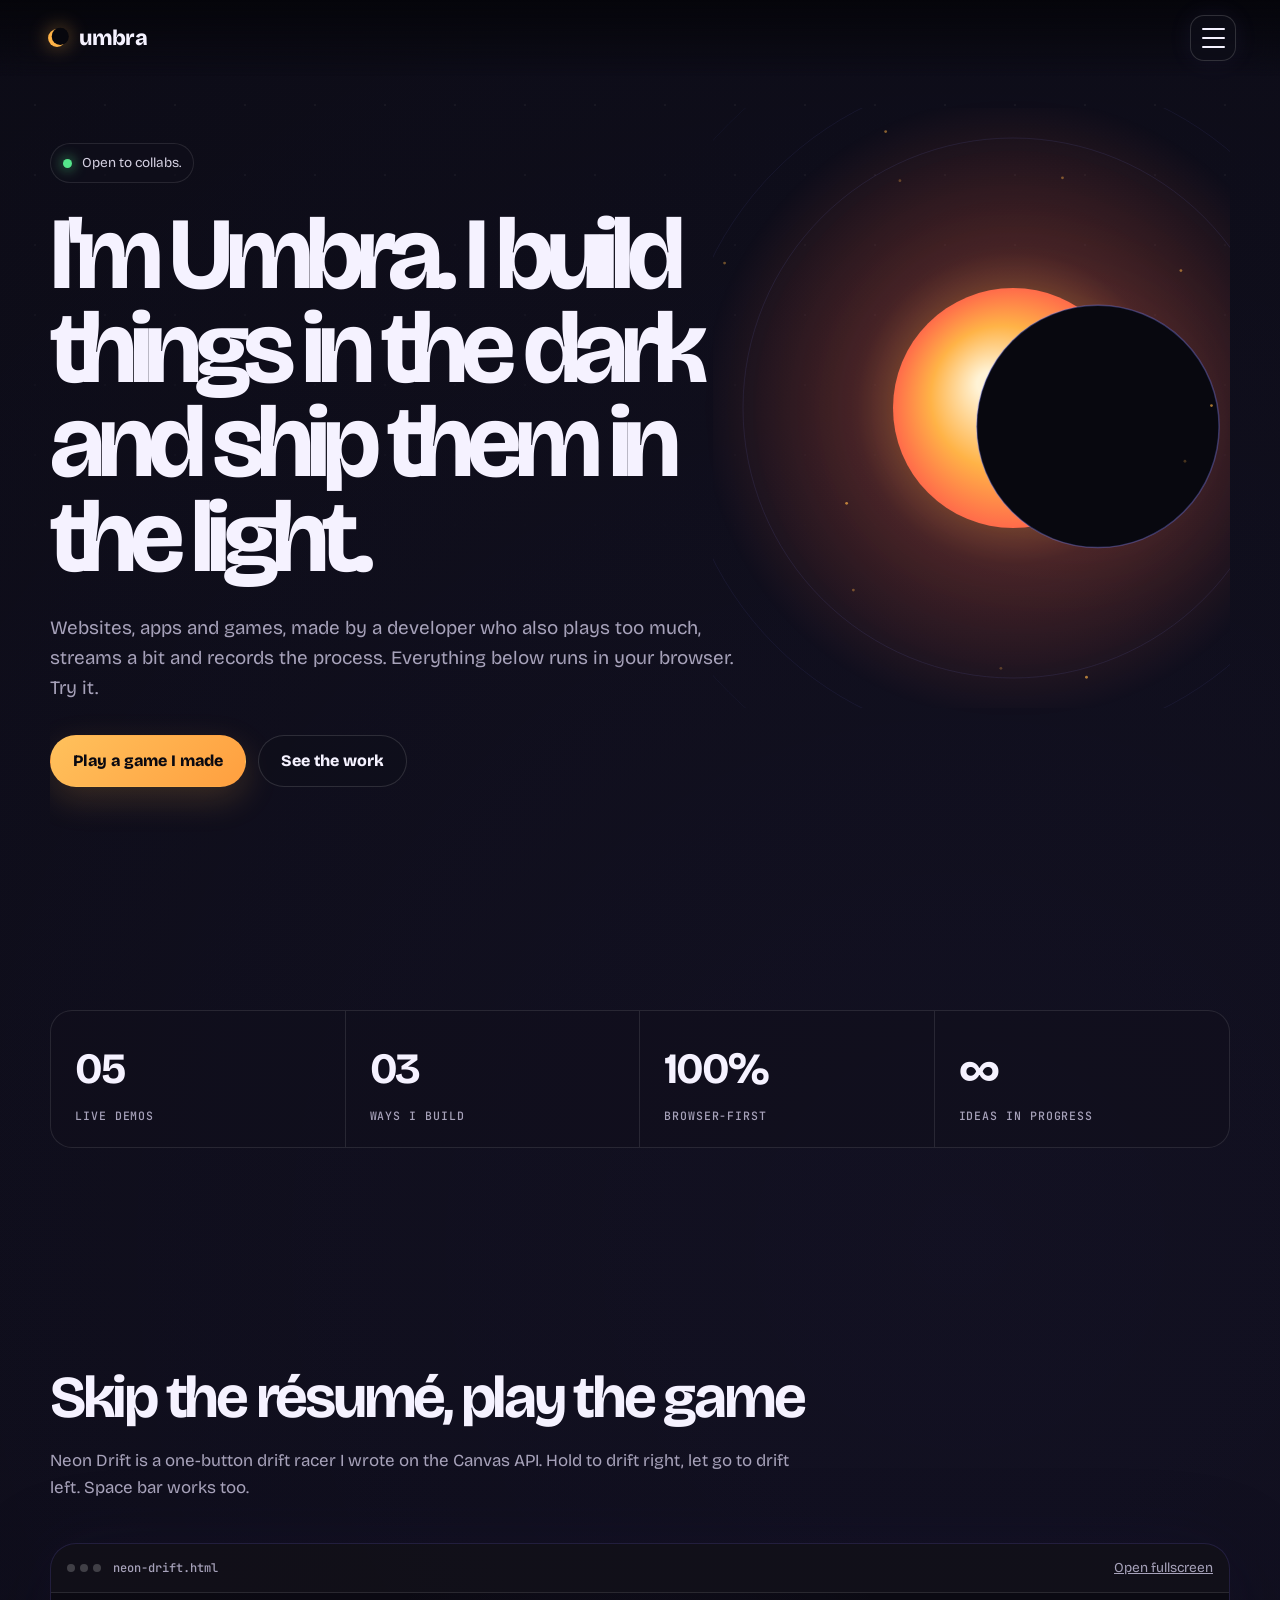
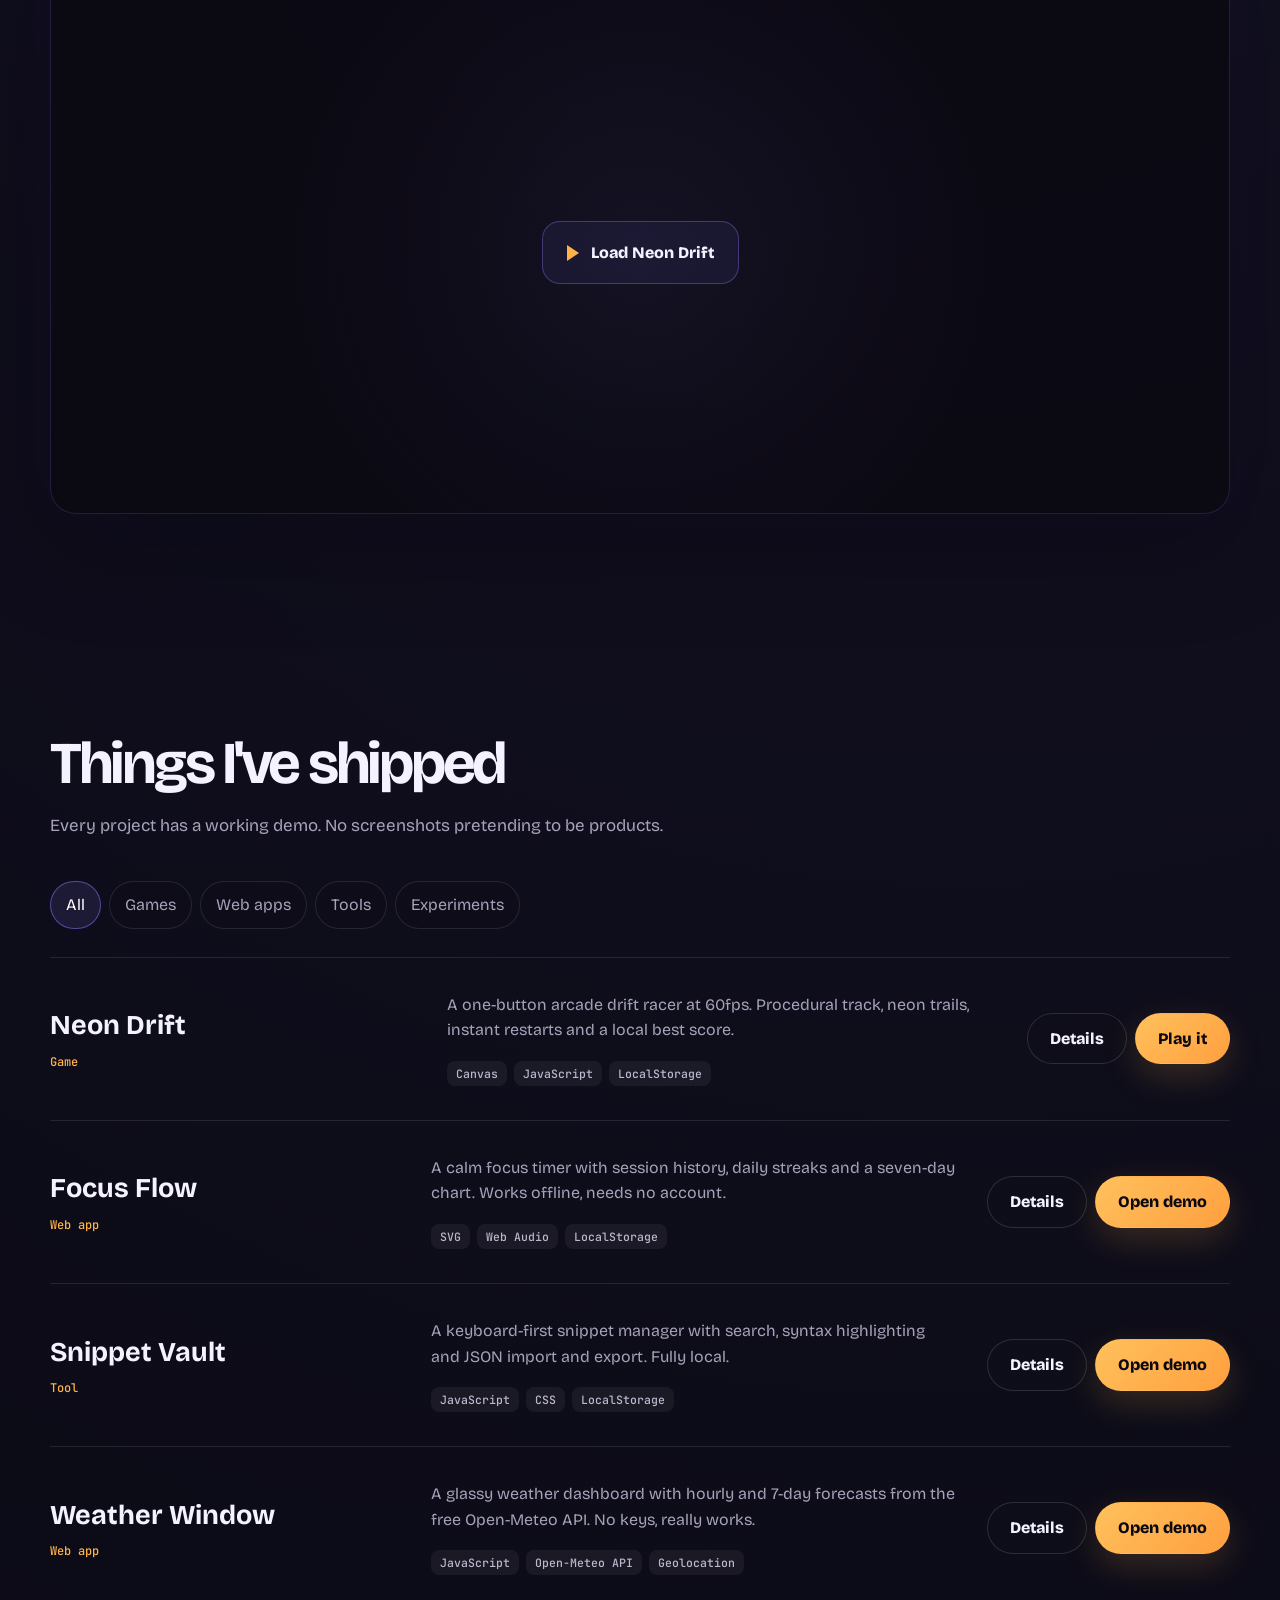
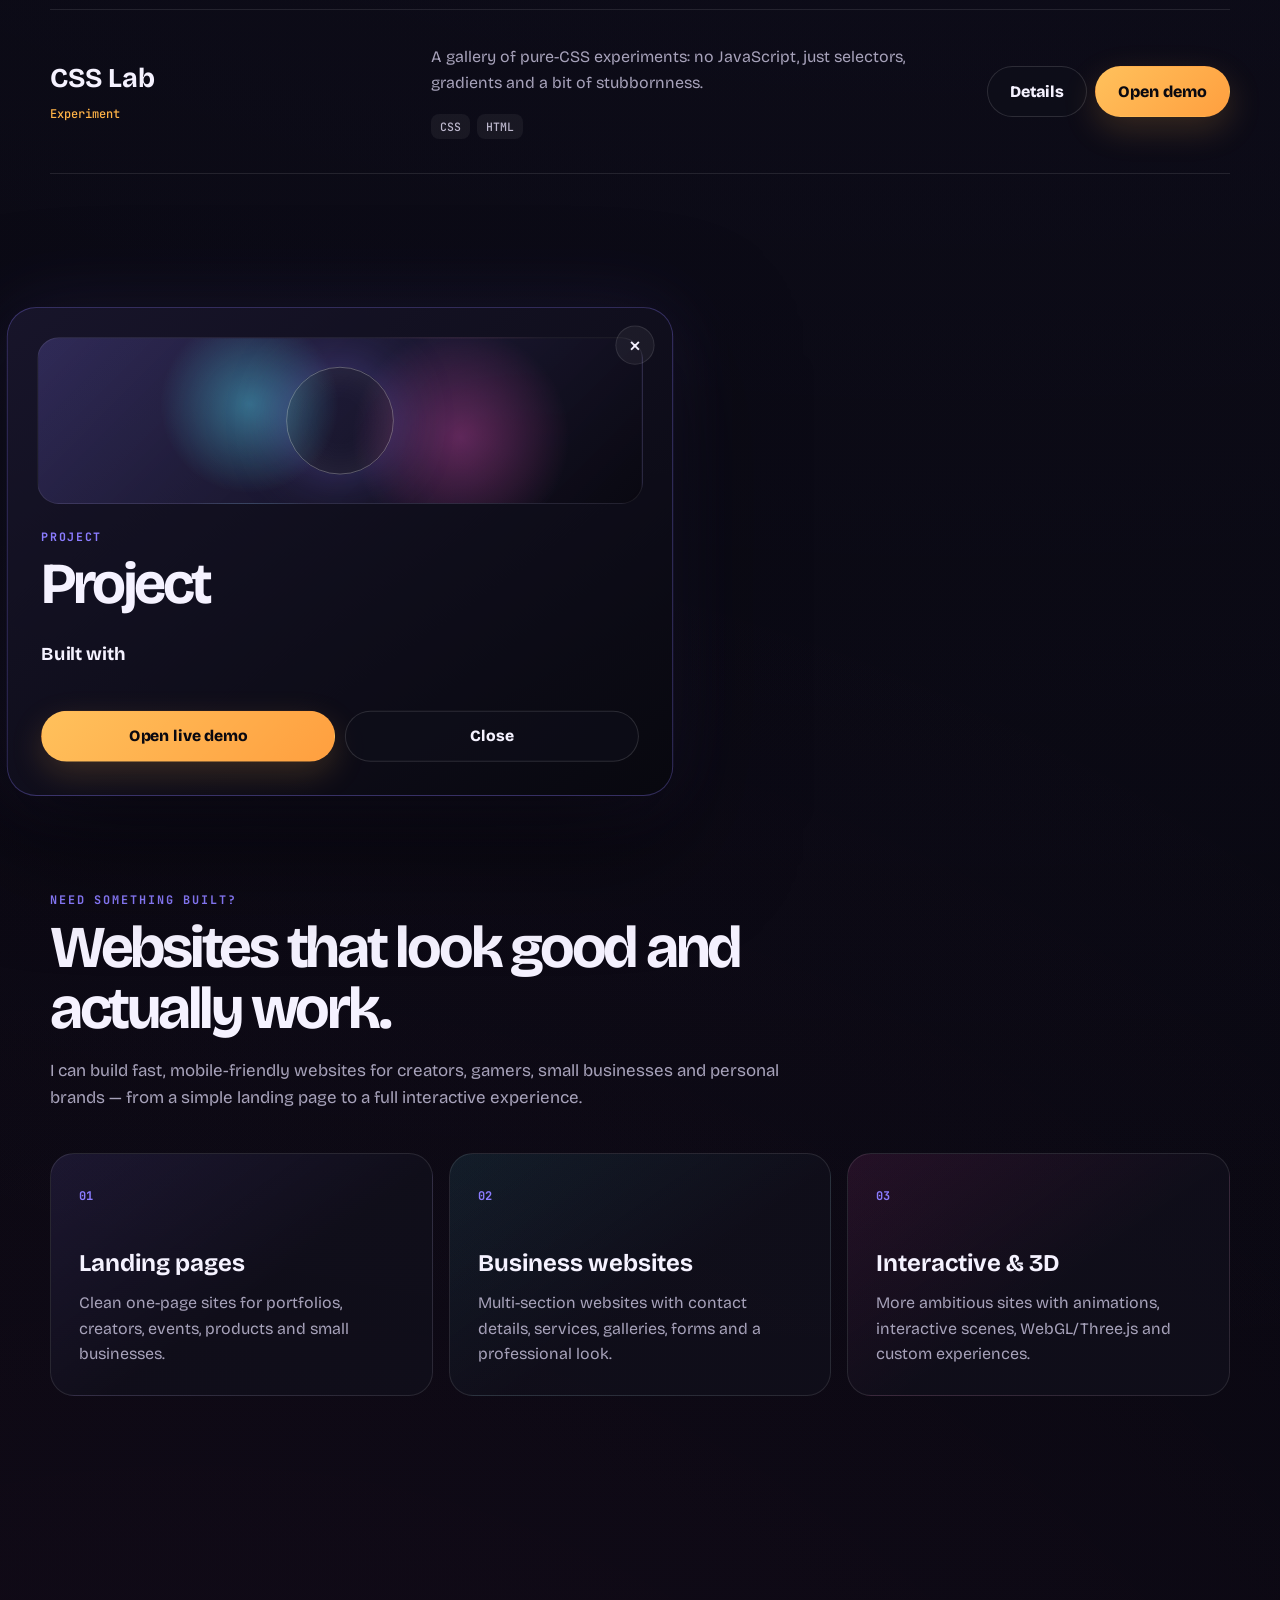
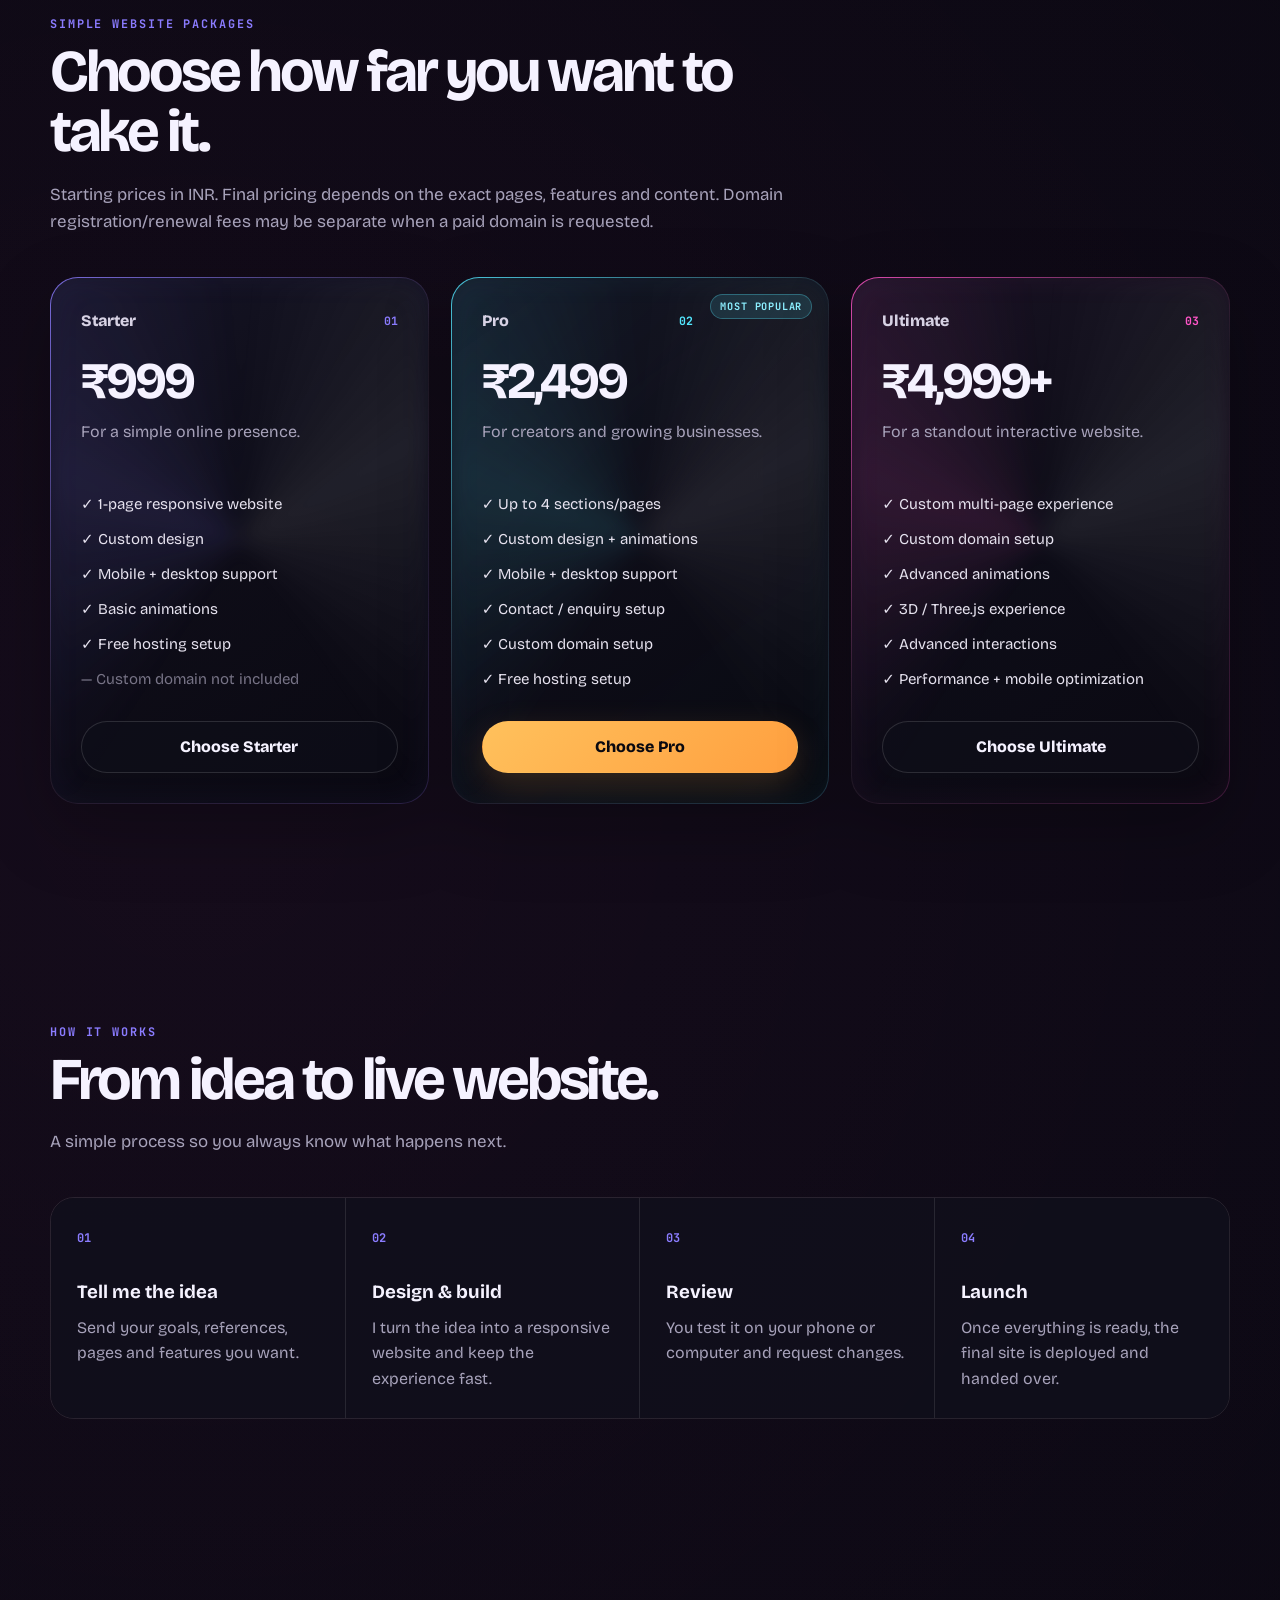
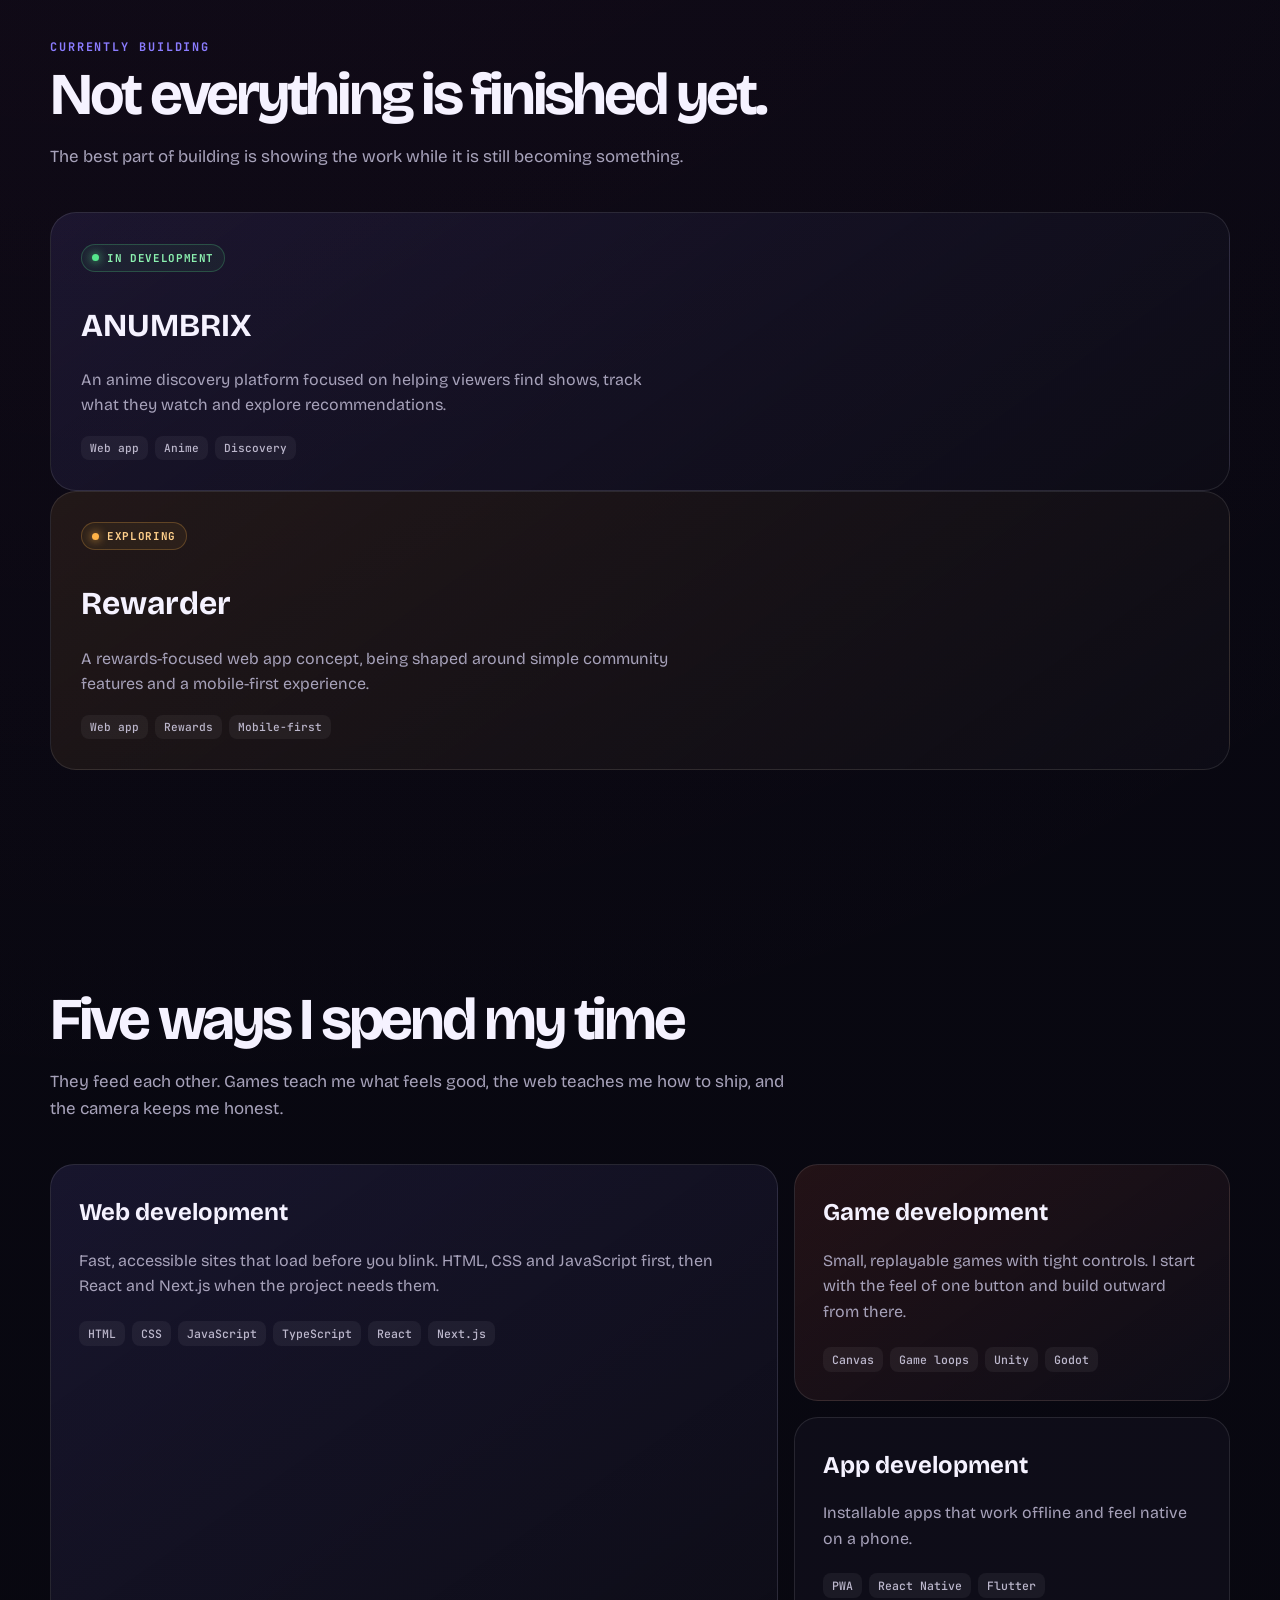
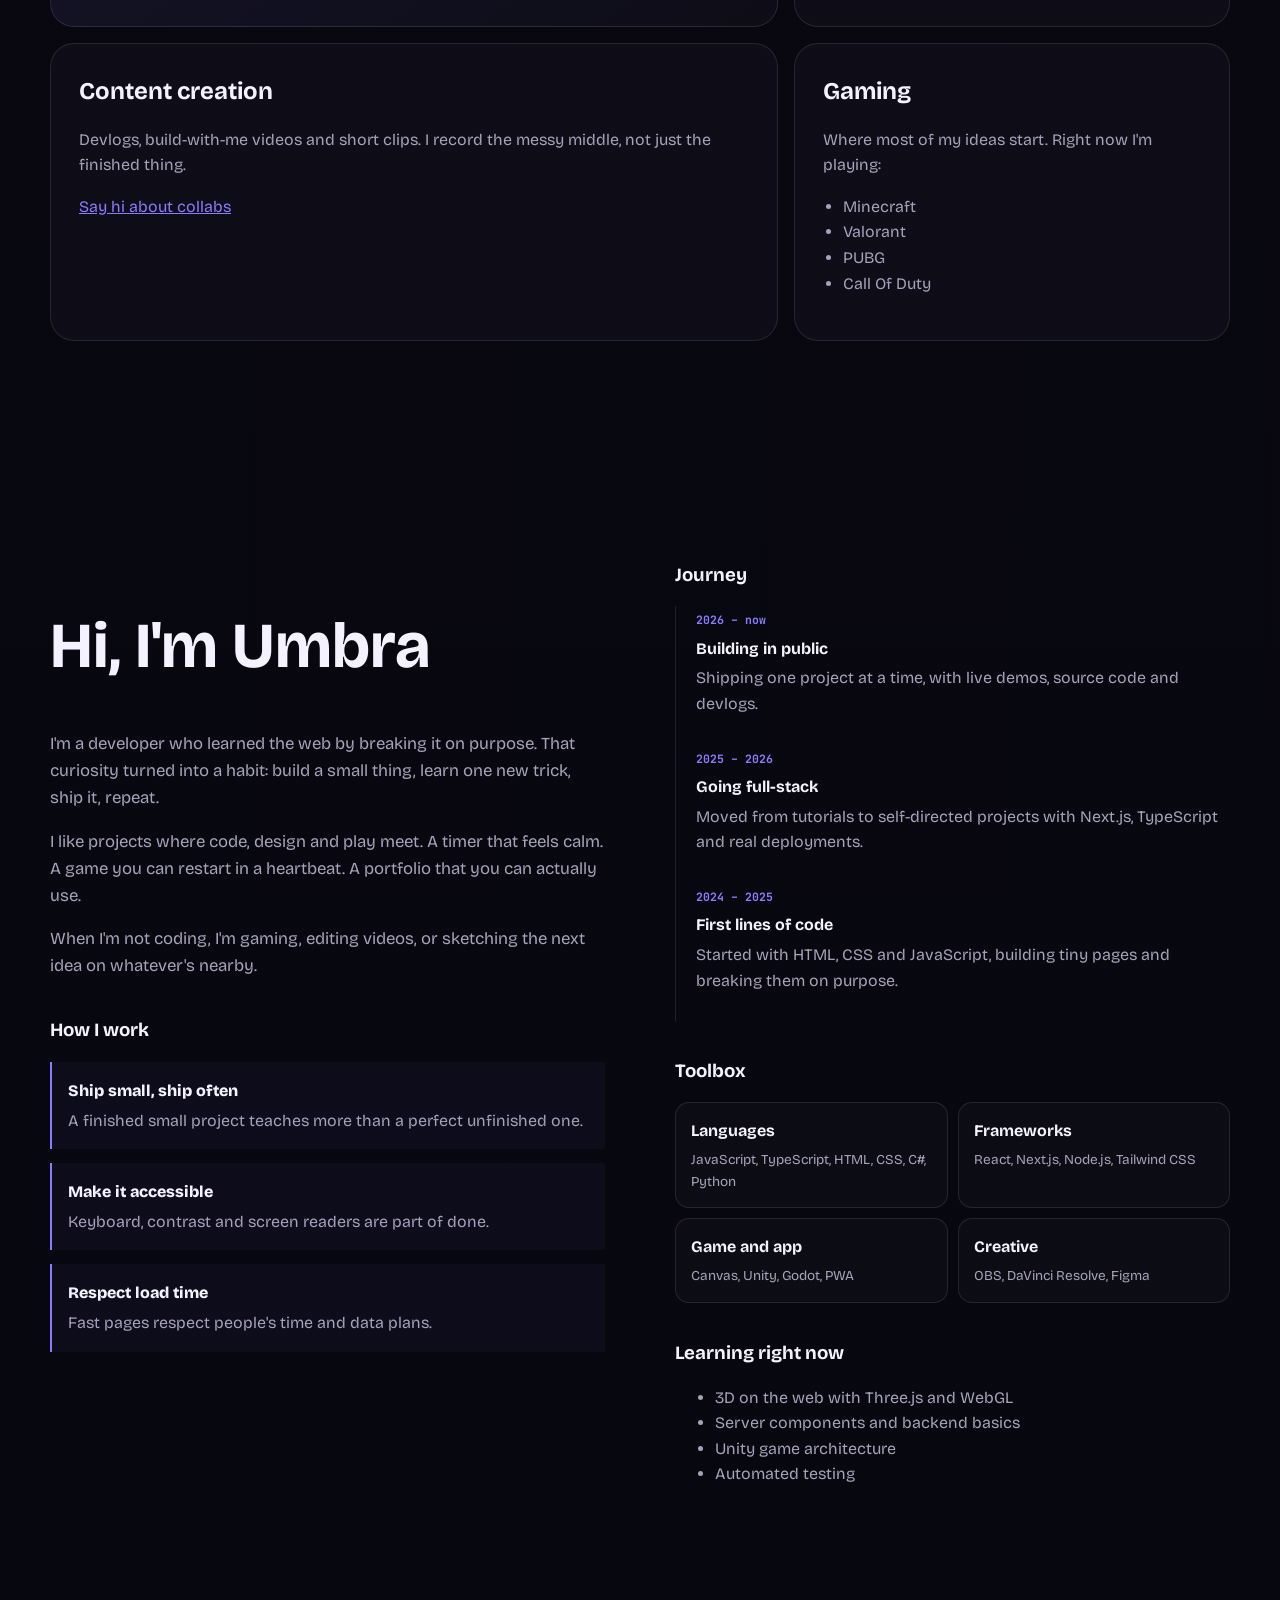
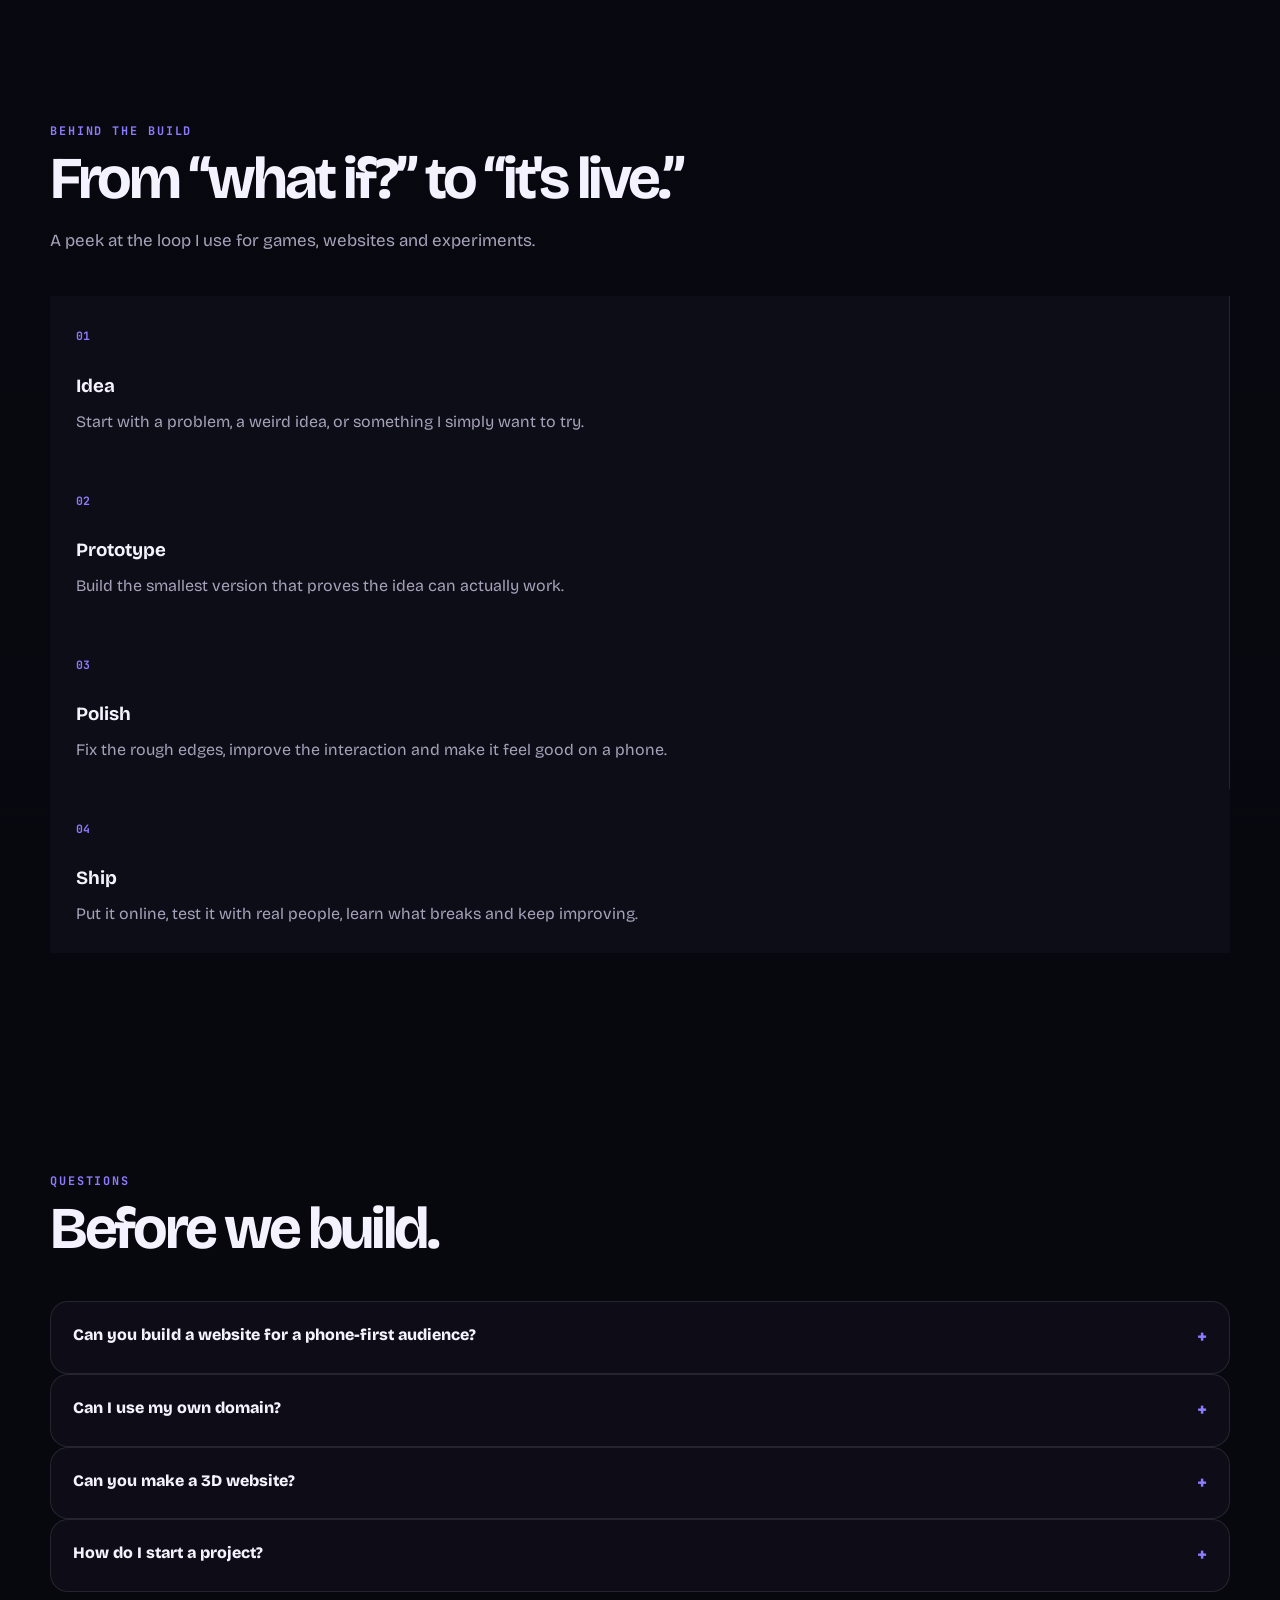
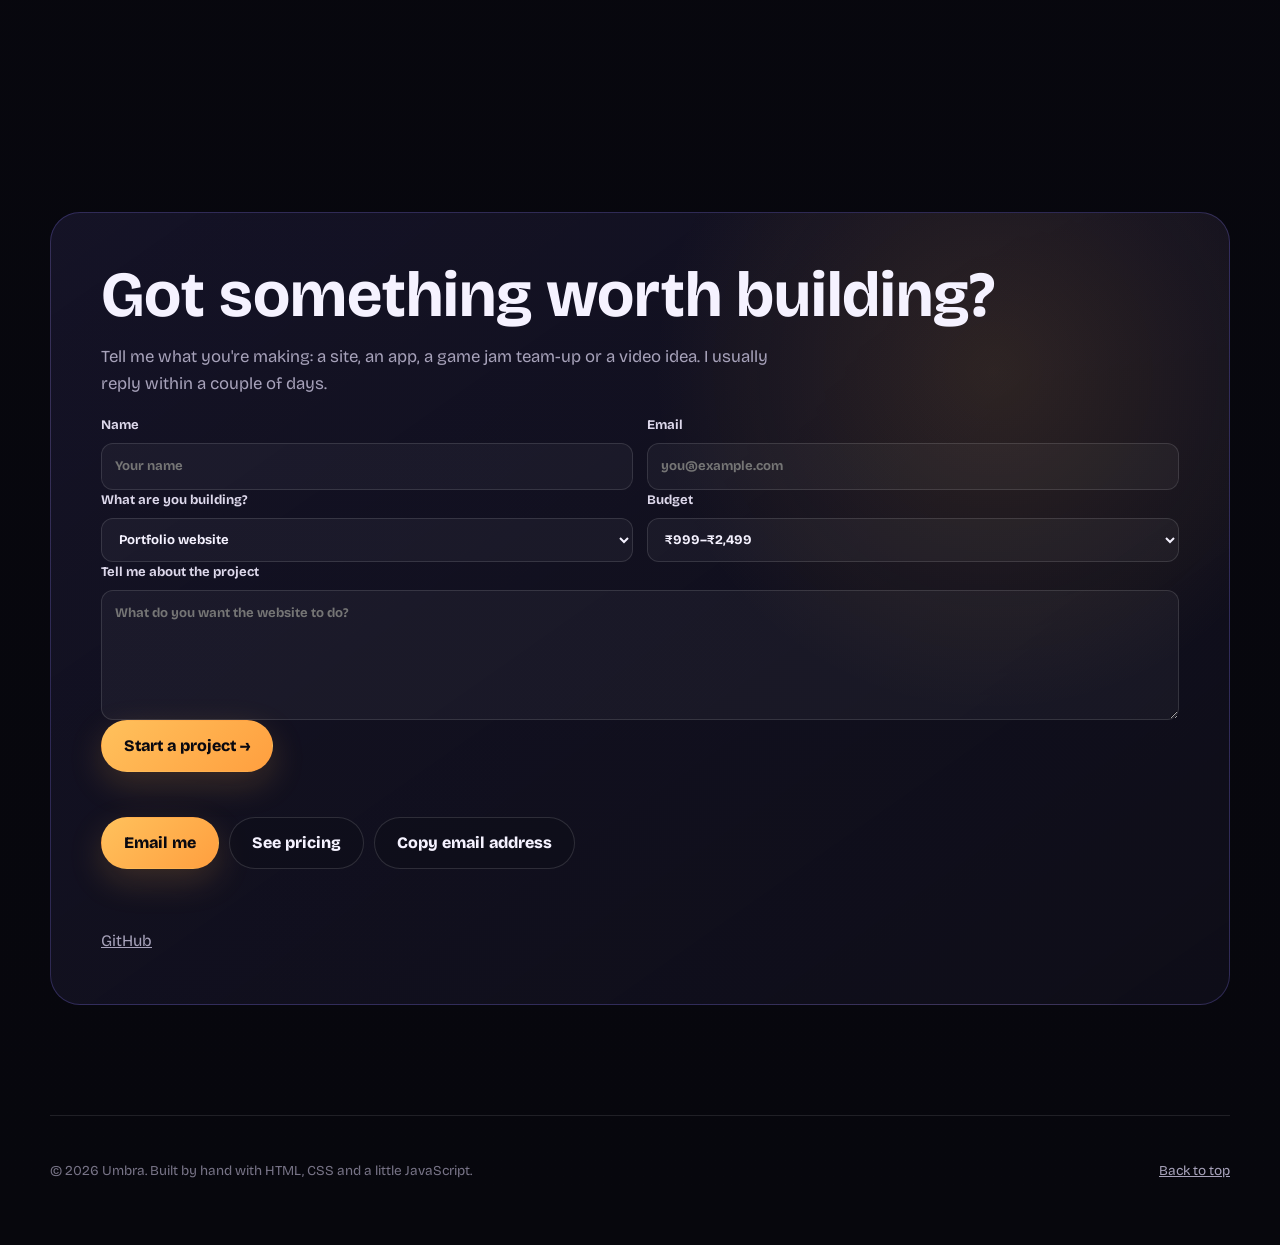
<file: index.html>
<!doctype html>
<html lang="en">
<head>
  <meta charset="utf-8" />
  <meta name="viewport" content="width=device-width, initial-scale=1, viewport-fit=cover" />
  <title>Umbra — web, app and game developer</title>
  <meta name="description" content="Umbra is a developer and content creator building websites, apps and games. Play the demos, read the work, get in touch." />
  <meta name="color-scheme" content="dark" />
  <meta name="theme-color" content="#08080f" />
  <link rel="icon" href="/icon.svg" type="image/svg+xml" />
  <link rel="canonical" href="https://umbra.is-a.dev/" />

  <meta property="og:type" content="website" />
  <meta property="og:title" content="Umbra — web, app and game developer" />
  <meta property="og:description" content="Websites, apps and games, built in the dark and shipped in the light. Play the demos right on the page." />
  <meta property="og:url" content="https://umbra.is-a.dev/" />
  <meta name="twitter:card" content="summary" />

  <link rel="preconnect" href="https://fonts.googleapis.com" />
  <link rel="preconnect" href="https://fonts.gstatic.com" crossorigin />
  <link href="https://fonts.googleapis.com/css2?family=Bricolage+Grotesque:opsz,wght@12..96,400;12..96,600;12..96,800&family=JetBrains+Mono:wght@400;500&display=swap" rel="stylesheet" />
  <link rel="stylesheet" href="style.css" />
</head>
<body>
  <a class="skip" href="#main">Skip to content</a>

  <header class="site-header" id="top">
  <a class="brand" href="#top" aria-label="Umbra, back to top">
    <svg width="26" height="26" viewBox="0 0 64 64" aria-hidden="true">
      <circle cx="32" cy="32" r="22" fill="var(--corona)"/>
      <circle cx="40" cy="28" r="21" fill="var(--night)"/>
    </svg>
    <span>umbra</span>
  </a>

  <button class="menu-toggle" id="menu-toggle" type="button" aria-label="Open menu" aria-expanded="false" aria-controls="mobile-menu">
    <span></span><span></span><span></span>
  </button>

  <nav class="mobile-menu" id="mobile-menu" aria-label="Site menu" aria-hidden="true">
    <a href="#top">Home</a>
    <a href="#play">Games</a>
    <a href="#work">My work</a>
    <a href="#services">Services</a>
    <a href="#pricing">Pricing</a>
    <a href="#process">How it works</a>
    <a href="#building">Currently building</a>
    <a href="#behind">Behind the build</a>
    <a href="#about">About me</a>
    <a href="#faq">FAQ</a>
    <a href="#contact">Contact</a>
  </nav>
</header>

  <main id="main">

    <!-- ───────────── Hero ───────────── -->
    <section class="hero" aria-labelledby="hero-title">
      <canvas id="eclipse" aria-hidden="true"></canvas>
      <div class="hero-copy">
        <p class="hero-kicker"><span class="dot" aria-hidden="true"></span> Open to collabs.</p>
        <h1 id="hero-title">I'm Umbra. I build things in the dark and ship them in the light.</h1>
        <p class="hero-lede">Websites, apps and games, made by a developer who also plays too much, streams a bit and records the process. Everything below runs in your browser. Try it.</p>
        <div class="hero-actions">
          <a class="btn btn-primary" href="#play">Play a game I made</a>
          <a class="btn btn-ghost" href="#work">See the work</a>
        </div>
      </div>
      <p class="hero-hint" id="hero-hint">Move your cursor to move the moon.</p>
    </section>

    <!-- ───────────── Quick stats ───────────── -->
    <section class="section stats-section" aria-label="Umbra stats">
      <div class="stats-grid reveal">
        <div><strong>05</strong><span>live demos</span></div>
        <div><strong>03</strong><span>ways I build</span></div>
        <div><strong>100%</strong><span>browser-first</span></div>
        <div><strong>∞</strong><span>ideas in progress</span></div>
      </div>
    </section>

    <!-- ───────────── Play ───────────── -->
    <section class="section play" id="play" aria-labelledby="play-title">
      <div class="section-head">
        <h2 id="play-title">Skip the résumé, play the game</h2>
        <p>Neon Drift is a one-button drift racer I wrote on the Canvas API. Hold to drift right, let go to drift left. Space bar works too.</p>
      </div>

      <div class="console">
        <div class="console-bar">
          <span class="console-dots" aria-hidden="true"><i></i><i></i><i></i></span>
          <span class="console-title">neon-drift.html</span>
          <a class="console-open" href="demos/neon-drift.html" target="_blank" rel="noopener">Open fullscreen</a>
        </div>
        <div class="console-screen" id="console-screen">
          <button class="console-start" id="console-start" type="button">
            <span class="play-icon" aria-hidden="true"></span>
            <span>Load Neon Drift</span>
          </button>
        </div>
      </div>
    </section>

    <!-- ───────────── Work ───────────── -->
    <section class="section work" id="work" aria-labelledby="work-title">
      <div class="section-head">
        <h2 id="work-title">Things I've shipped</h2>
        <p>Every project has a working demo. No screenshots pretending to be products.</p>
      </div>

      <div class="filters" role="group" aria-label="Filter projects" id="filters">
        <button type="button" class="chip is-on" data-filter="all" aria-pressed="true">All</button>
        <button type="button" class="chip" data-filter="Game" aria-pressed="false">Games</button>
        <button type="button" class="chip" data-filter="Web App" aria-pressed="false">Web apps</button>
        <button type="button" class="chip" data-filter="Tool" aria-pressed="false">Tools</button>
        <button type="button" class="chip" data-filter="Experiment" aria-pressed="false">Experiments</button>
      </div>

      <ul class="projects" id="projects"></ul>
    </section>

    <!-- ───────────── Project detail modal ───────────── -->
    <div class="project-modal" id="project-modal" aria-hidden="true" role="dialog" aria-modal="true" aria-labelledby="project-modal-title">
      <div class="modal-panel">
        <button class="modal-close" type="button" data-modal-close aria-label="Close project details">×</button>
        <div class="project-preview" aria-hidden="true"><span></span></div>
        <p class="eyebrow" data-modal-category>Project</p>
        <h2 id="project-modal-title" data-modal-title>Project</h2>
        <p class="modal-blurb" data-modal-blurb></p>
        <h3>Built with</h3>
        <ul class="modal-tech" data-modal-tech></ul>
        <div class="modal-actions">
          <a class="btn btn-primary" data-modal-demo href="#" target="_blank" rel="noopener">Open live demo</a>
          <button class="btn btn-ghost" type="button" data-modal-close>Close</button>
        </div>
      </div>
    </div>

    <!-- ───────────── Services ───────────── -->
    <section class="section services" id="services" aria-labelledby="services-title">
      <div class="section-head">
        <p class="eyebrow">Need something built?</p>
        <h2 id="services-title">Websites that look good and actually work.</h2>
        <p>I can build fast, mobile-friendly websites for creators, gamers, small businesses and personal brands — from a simple landing page to a full interactive experience.</p>
      </div>

      <div class="service-grid">
        <article class="service-card reveal">
          <span class="service-number">01</span>
          <h3>Landing pages</h3>
          <p>Clean one-page sites for portfolios, creators, events, products and small businesses.</p>
        </article>
        <article class="service-card reveal">
          <span class="service-number">02</span>
          <h3>Business websites</h3>
          <p>Multi-section websites with contact details, services, galleries, forms and a professional look.</p>
        </article>
        <article class="service-card reveal">
          <span class="service-number">03</span>
          <h3>Interactive & 3D</h3>
          <p>More ambitious sites with animations, interactive scenes, WebGL/Three.js and custom experiences.</p>
        </article>
      </div>
    </section>

    <!-- ───────────── Pricing ───────────── -->
    <section class="section pricing" id="pricing" aria-labelledby="pricing-title">
      <div class="section-head">
        <p class="eyebrow">Simple website packages</p>
        <h2 id="pricing-title">Choose how far you want to take it.</h2>
        <p>Starting prices in INR. Final pricing depends on the exact pages, features and content. Domain registration/renewal fees may be separate when a paid domain is requested.</p>
      </div>

      <div class="pricing-grid">
        <article class="price-card reveal">
          <div class="price-top"><span>Starter</span><span class="price-badge">01</span></div>
          <h3>₹999</h3>
          <p class="price-sub">For a simple online presence.</p>
          <ul>
            <li>✓ 1-page responsive website</li>
            <li>✓ Custom design</li>
            <li>✓ Mobile + desktop support</li>
            <li>✓ Basic animations</li>
            <li>✓ Free hosting setup</li>
            <li class="muted-item">— Custom domain not included</li>
          </ul>
          <a class="btn btn-ghost price-btn" data-plan="Starter — ₹999" href="#contact">Choose Starter</a>
        </article>

        <article class="price-card featured reveal">
          <div class="popular">Most popular</div>
          <div class="price-top"><span>Pro</span><span class="price-badge">02</span></div>
          <h3>₹2,499</h3>
          <p class="price-sub">For creators and growing businesses.</p>
          <ul>
            <li>✓ Up to 4 sections/pages</li>
            <li>✓ Custom design + animations</li>
            <li>✓ Mobile + desktop support</li>
            <li>✓ Contact / enquiry setup</li>
            <li>✓ Custom domain setup</li>
            <li>✓ Free hosting setup</li>
          </ul>
          <a class="btn btn-primary price-btn" data-plan="Pro — ₹2,499" href="#contact">Choose Pro</a>
        </article>

        <article class="price-card premium reveal">
          <div class="price-top"><span>Ultimate</span><span class="price-badge">03</span></div>
          <h3>₹4,999+</h3>
          <p class="price-sub">For a standout interactive website.</p>
          <ul>
            <li>✓ Custom multi-page experience</li>
            <li>✓ Custom domain setup</li>
            <li>✓ Advanced animations</li>
            <li>✓ 3D / Three.js experience</li>
            <li>✓ Advanced interactions</li>
            <li>✓ Performance + mobile optimization</li>
          </ul>
          <a class="btn btn-ghost price-btn" data-plan="Ultimate — ₹4,999+" href="#contact">Choose Ultimate</a>
        </article>
      </div>
    </section>

    <!-- ───────────── Process ───────────── -->
    <section class="section process" id="process" aria-labelledby="process-title">
      <div class="section-head">
        <p class="eyebrow">How it works</p>
        <h2 id="process-title">From idea to live website.</h2>
        <p>A simple process so you always know what happens next.</p>
      </div>
      <div class="process-grid">
        <article class="reveal"><span>01</span><h3>Tell me the idea</h3><p>Send your goals, references, pages and features you want.</p></article>
        <article class="reveal"><span>02</span><h3>Design & build</h3><p>I turn the idea into a responsive website and keep the experience fast.</p></article>
        <article class="reveal"><span>03</span><h3>Review</h3><p>You test it on your phone or computer and request changes.</p></article>
        <article class="reveal"><span>04</span><h3>Launch</h3><p>Once everything is ready, the final site is deployed and handed over.</p></article>
      </div>
    </section>

    <!-- ───────────── Currently building ───────────── -->
    <section class="section building" id="building" aria-labelledby="building-title">
      <div class="section-head reveal">
        <p class="eyebrow">Currently building</p>
        <h2 id="building-title">Not everything is finished yet.</h2>
        <p>The best part of building is showing the work while it is still becoming something.</p>
      </div>
      <div class="building-grid">
        <article class="building-card reveal">
          <span class="status-pill"><i></i> In development</span>
          <h3>ANUMBRIX</h3>
          <p>An anime discovery platform focused on helping viewers find shows, track what they watch and explore recommendations.</p>
          <div class="tags"><span>Web app</span><span>Anime</span><span>Discovery</span></div>
        </article>
        <article class="building-card reveal">
          <span class="status-pill warm"><i></i> Exploring</span>
          <h3>Rewarder</h3>
          <p>A rewards-focused web app concept, being shaped around simple community features and a mobile-first experience.</p>
          <div class="tags"><span>Web app</span><span>Rewards</span><span>Mobile-first</span></div>
        </article>
      </div>
    </section>

    <!-- ───────────── Craft ───────────── -->
    <section class="section craft" id="craft" aria-labelledby="craft-title">
      <div class="section-head">
        <h2 id="craft-title">Five ways I spend my time</h2>
        <p>They feed each other. Games teach me what feels good, the web teaches me how to ship, and the camera keeps me honest.</p>
      </div>

      <div class="bento">
        <article class="tile tile-web reveal">
          <h3>Web development</h3>
          <p>Fast, accessible sites that load before you blink. HTML, CSS and JavaScript first, then React and Next.js when the project needs them.</p>
          <ul class="tags"><li>HTML</li><li>CSS</li><li>JavaScript</li><li>TypeScript</li><li>React</li><li>Next.js</li></ul>
        </article>

        <article class="tile tile-game reveal">
          <h3>Game development</h3>
          <p>Small, replayable games with tight controls. I start with the feel of one button and build outward from there.</p>
          <ul class="tags"><li>Canvas</li><li>Game loops</li><li>Unity</li><li>Godot</li></ul>
        </article>

        <article class="tile tile-app reveal">
          <h3>App development</h3>
          <p>Installable apps that work offline and feel native on a phone.</p>
          <ul class="tags"><li>PWA</li><li>React Native</li><li>Flutter</li></ul>
        </article>

        <article class="tile tile-content reveal">
          <h3>Content creation</h3>
          <p>Devlogs, build-with-me videos and short clips. I record the messy middle, not just the finished thing.</p>
          <a class="link" data-link="youtube" href="#contact">Watch on YouTube</a>
        </article>

        <article class="tile tile-gaming reveal">
          <h3>Gaming</h3>
          <p>Where most of my ideas start. Right now I'm playing:</p>
          <ul class="playing" id="playing"></ul>
        </article>
      </div>
    </section>

    <!-- ───────────── About ───────────── -->
    <section class="section about" id="about" aria-labelledby="about-title">
      <div class="about-grid">
        <div>
          <h2 id="about-title">Hi, I'm Umbra</h2>
          <p class="prose">I'm a developer who learned the web by breaking it on purpose. That curiosity turned into a habit: build a small thing, learn one new trick, ship it, repeat.</p>
          <p class="prose">I like projects where code, design and play meet. A timer that feels calm. A game you can restart in a heartbeat. A portfolio that you can actually use.</p>
          <p class="prose">When I'm not coding, I'm gaming, editing videos, or sketching the next idea on whatever's nearby.</p>

          <h3 class="sub">How I work</h3>
          <dl class="principles">
            <div><dt>Ship small, ship often</dt><dd>A finished small project teaches more than a perfect unfinished one.</dd></div>
            <div><dt>Make it accessible</dt><dd>Keyboard, contrast and screen readers are part of done.</dd></div>
            <div><dt>Respect load time</dt><dd>Fast pages respect people's time and data plans.</dd></div>
          </dl>
        </div>

        <div>
          <h3 class="sub first">Journey</h3>
          <ol class="timeline">
            <li>
              <span class="when">2026 – now</span>
              <strong>Building in public</strong>
              <p>Shipping one project at a time, with live demos, source code and devlogs.</p>
            </li>
            <li>
              <span class="when">2025 – 2026</span>
              <strong>Going full-stack</strong>
              <p>Moved from tutorials to self-directed projects with Next.js, TypeScript and real deployments.</p>
            </li>
            <li>
              <span class="when">2024 – 2025</span>
              <strong>First lines of code</strong>
              <p>Started with HTML, CSS and JavaScript, building tiny pages and breaking them on purpose.</p>
            </li>
          </ol>

          <h3 class="sub">Toolbox</h3>
          <div class="toolbox">
            <div><h4>Languages</h4><p>JavaScript, TypeScript, HTML, CSS, C#, Python</p></div>
            <div><h4>Frameworks</h4><p>React, Next.js, Node.js, Tailwind CSS</p></div>
            <div><h4>Game and app</h4><p>Canvas, Unity, Godot, PWA</p></div>
            <div><h4>Creative</h4><p>OBS, DaVinci Resolve, Figma</p></div>
          </div>

          <h3 class="sub">Learning right now</h3>
          <ul class="learning">
            <li>3D on the web with Three.js and WebGL</li>
            <li>Server components and backend basics</li>
            <li>Unity game architecture</li>
            <li>Automated testing</li>
          </ul>
        </div>
      </div>
    </section>

    <!-- ───────────── Behind the build ───────────── -->
    <section class="section behind" id="behind" aria-labelledby="behind-title">
      <div class="section-head reveal">
        <p class="eyebrow">Behind the build</p>
        <h2 id="behind-title">From “what if?” to “it's live.”</h2>
        <p>A peek at the loop I use for games, websites and experiments.</p>
      </div>
      <div class="build-track">
        <article class="reveal"><span>01</span><h3>Idea</h3><p>Start with a problem, a weird idea, or something I simply want to try.</p></article>
        <article class="reveal"><span>02</span><h3>Prototype</h3><p>Build the smallest version that proves the idea can actually work.</p></article>
        <article class="reveal"><span>03</span><h3>Polish</h3><p>Fix the rough edges, improve the interaction and make it feel good on a phone.</p></article>
        <article class="reveal"><span>04</span><h3>Ship</h3><p>Put it online, test it with real people, learn what breaks and keep improving.</p></article>
      </div>
    </section>

    <!-- ───────────── FAQ ───────────── -->
    <section class="section faq" id="faq" aria-labelledby="faq-title">
      <div class="section-head reveal">
        <p class="eyebrow">Questions</p>
        <h2 id="faq-title">Before we build.</h2>
      </div>
      <div class="faq-list">
        <details class="reveal"><summary>Can you build a website for a phone-first audience?</summary><p>Yes. I design around small screens first and then scale the layout up for tablets and desktop.</p></details>
        <details class="reveal"><summary>Can I use my own domain?</summary><p>Yes. Domain setup is included in the Pro and Ultimate packages. The domain registration or renewal cost itself is separate if the domain is paid.</p></details>
        <details class="reveal"><summary>Can you make a 3D website?</summary><p>Yes. The Ultimate package can include interactive 3D or Three.js experiences when the project needs them.</p></details>
        <details class="reveal"><summary>How do I start a project?</summary><p>Use the project form below, choose the closest budget, and describe what you want to build. It opens an email with the details ready to send.</p></details>
      </div>
    </section>

    <!-- ───────────── Contact ───────────── -->    <!-- ───────────── Contact ───────────── -->
    <section class="section contact" id="contact" aria-labelledby="contact-title">
      <div class="contact-card">
        <h2 id="contact-title">Got something worth building?</h2>
        <p>Tell me what you're making: a site, an app, a game jam team-up or a video idea. I usually reply within a couple of days.</p>

        <form class="inquiry-form" id="inquiry-form">
          <div class="form-row">
            <label>Name<input name="name" autocomplete="name" required placeholder="Your name" /></label>
            <label>Email<input name="email" type="email" autocomplete="email" required placeholder="you@example.com" /></label>
          </div>
          <div class="form-row">
            <label>What are you building?
              <select name="type">
                <option>Portfolio website</option><option>Business website</option><option>Landing page</option><option>Web app</option><option>Game</option><option>3D / interactive website</option><option>Something else</option>
              </select>
            </label>
            <label>Budget
              <select name="budget"><option>₹999–₹2,499</option><option>₹2,500–₹4,999</option><option>₹5,000+</option><option>Not sure yet</option></select>
            </label>
          </div>
          <label>Tell me about the project<textarea name="details" rows="5" required placeholder="What do you want the website to do?"></textarea></label>
          <button class="btn btn-primary" type="submit">Start a project →</button>
          <p class="form-status" id="inquiry-status" role="status" aria-live="polite"></p>
        </form>

        <div class="contact-actions">
          <a class="btn btn-primary" id="mail-btn" data-link="email" href="#contact">Email me</a>
          <a class="btn btn-ghost" href="#pricing">See pricing</a>
          <button class="btn btn-ghost" id="copy-email" type="button">Copy email address</button>
        </div>
        <p class="copy-status" id="copy-status" role="status" aria-live="polite"></p>

        <ul class="socials" id="socials"></ul>
      </div>
    </section>
  </main>

  <footer class="site-footer">
    <p>© <span id="year"></span> Umbra. Built by hand with HTML, CSS and a little JavaScript.</p>
    <p><a href="#top">Back to top</a></p>
  </footer>

  <script src="script.js"></script>
</body>
</html>
</file>
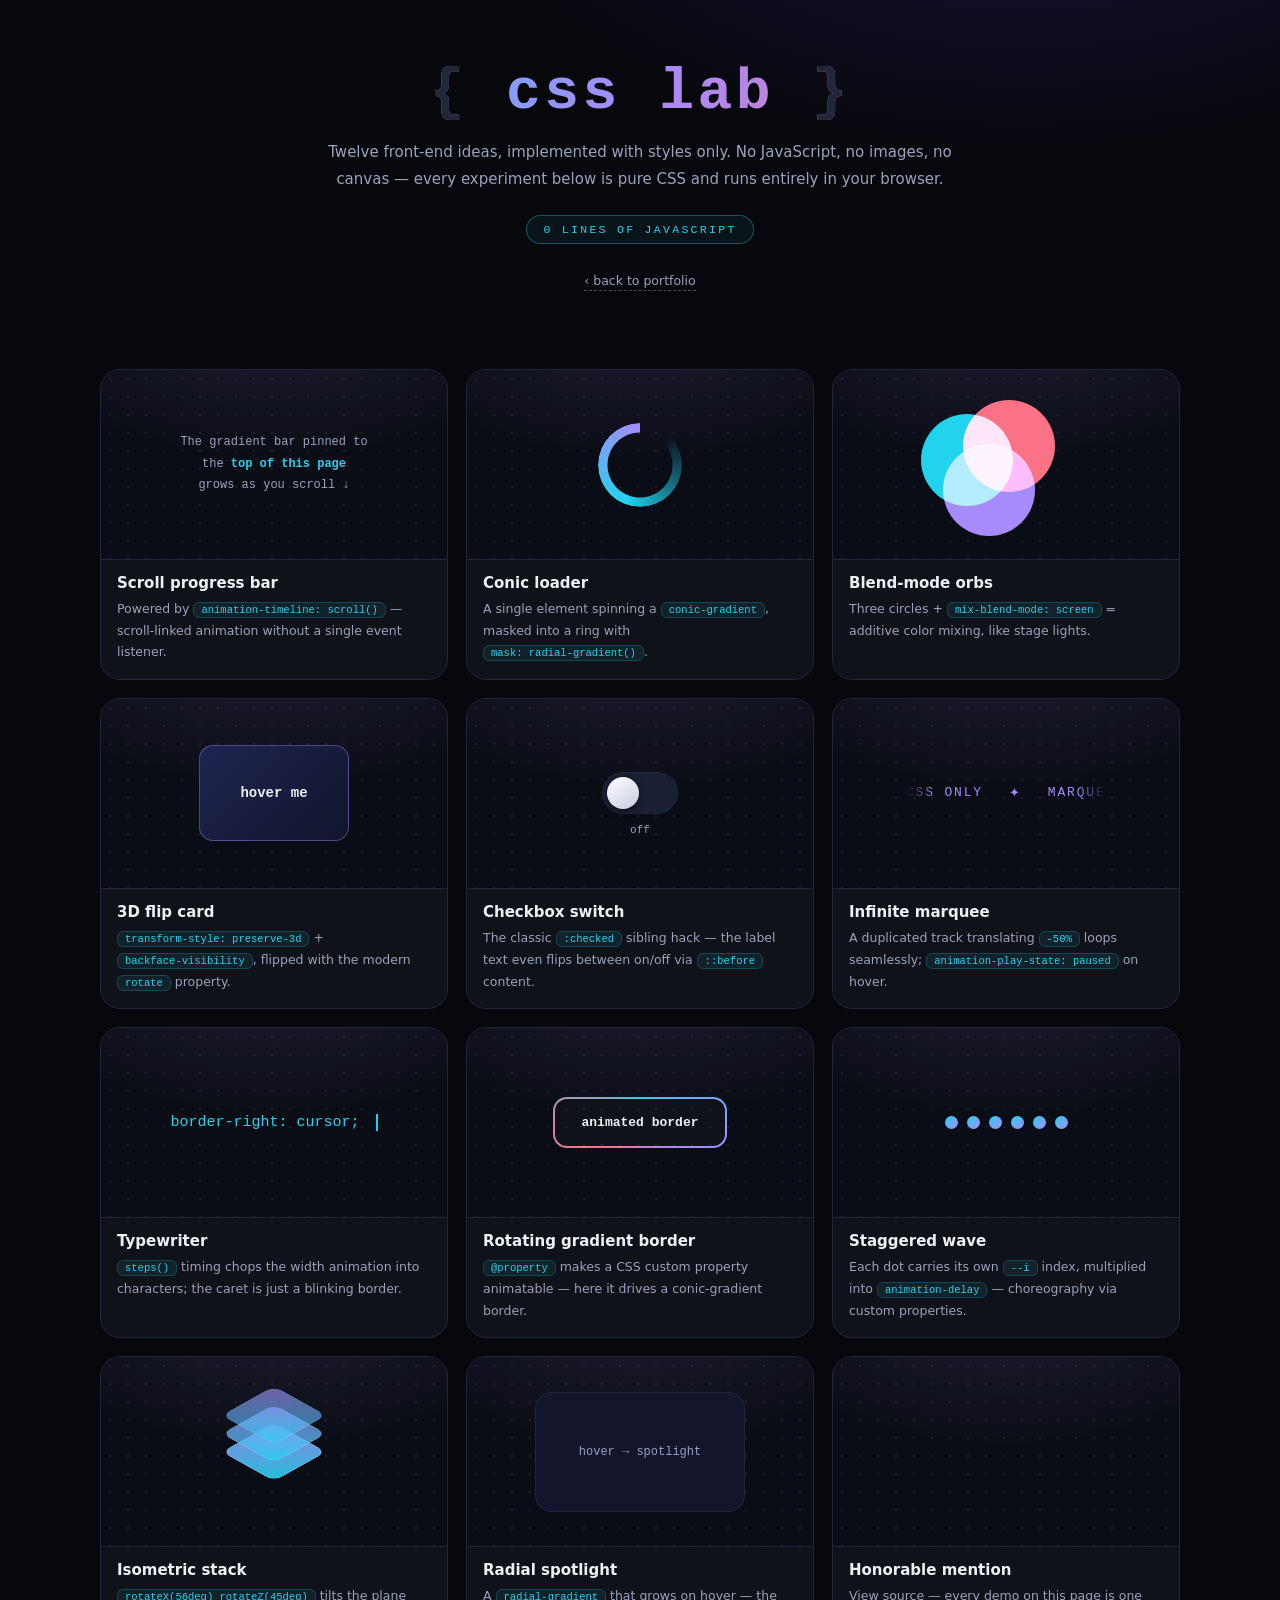
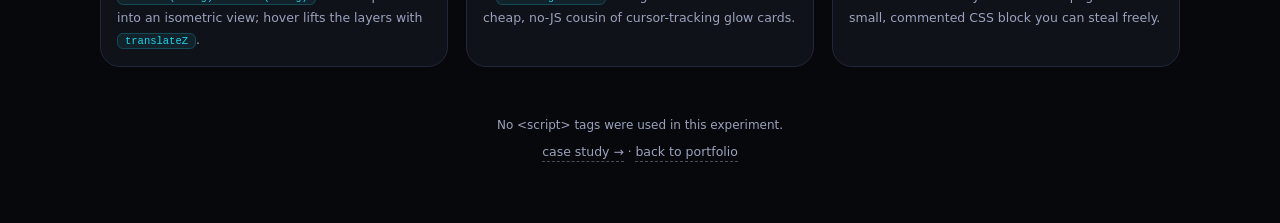
<file: demos/css-lab.html>
<!doctype html>
<html lang="en">
<head>
<meta charset="utf-8" />
<meta name="viewport" content="width=device-width, initial-scale=1, viewport-fit=cover" />
<title>CSS Lab — pure CSS experiments, zero JavaScript</title>
<meta name="description" content="CSS Lab: a gallery of CSS-only experiments — scroll-driven animations, blend-mode art, layout studies. No JavaScript allowed." />
<link rel="icon" href="/icon.svg" type="image/svg+xml" />
<style>
  /* ═════════════════ CSS LAB — everything on this page is pure CSS.
     There is intentionally no <script> tag. ═════════════════ */
  :root {
    --bg: #07080c;
    --card: #10121a;
    --border: #22263a;
    --text: #eef0f8;
    --muted: #9aa2bd;
    --violet: #a78bfa;
    --cyan: #22d3ee;
    --coral: #fb7185;
    --amber: #fbbf24;
    --mono: ui-monospace, "SF Mono", "Cascadia Code", Menlo, monospace;
    --sans: ui-sans-serif, system-ui, -apple-system, "Segoe UI", sans-serif;
  }
  * { box-sizing: border-box; margin: 0; padding: 0; }
  body {
    background: radial-gradient(70rem 40rem at 80% -10%, #1a1440 0%, var(--bg) 55%);
    color: var(--text);
    font-family: var(--sans);
    padding: 26px 18px 60px;
  }
  .app { max-width: 1080px; margin: 0 auto; }

  header.hero { text-align: center; padding: 34px 0 40px; }
  .logo {
    font-family: var(--mono); font-weight: 800; letter-spacing: .06em;
    font-size: clamp(34px, 7vw, 58px);
    background: linear-gradient(100deg, var(--cyan), var(--violet) 50%, var(--coral));
    -webkit-background-clip: text; background-clip: text; color: transparent;
  }
  .logo::before { content: "{ "; color: var(--border); }
  .logo::after { content: " }"; color: var(--border); }
  .sub { color: var(--muted); margin: 14px auto 0; max-width: 40rem; line-height: 1.8; font-size: 15px; }
  .rule {
    margin: 22px auto 0; display: inline-block;
    font-family: var(--mono); font-size: 11.5px; letter-spacing: .2em; text-transform: uppercase;
    color: var(--cyan); border: 1px solid rgba(34,211,238,.35); border-radius: 999px; padding: 7px 16px;
    background: rgba(34,211,238,.06);
  }
  .home-row { margin-top: 26px; }
  a.home { font-size: 12.5px; color: var(--muted); text-decoration: none; border-bottom: 1px dashed rgba(148,160,184,.45); padding-bottom: 2px; }
  a.home:hover { color: var(--cyan); border-color: var(--cyan); }

  /* Scroll progress — scroll-driven animation (supported browsers) */
  .progress {
    position: fixed; top: 0; left: 0; right: 0; height: 3px; z-index: 50;
    background: linear-gradient(90deg, var(--cyan), var(--violet), var(--coral));
    transform-origin: 0 50%;
    animation: grow linear both;
    animation-timeline: scroll(root);
    scale: 0 1;
  }
  @keyframes grow { to { scale: 1 1; } }
  @supports not (animation-timeline: scroll()) {
    .progress { display: none; }
  }

  .grid { display: grid; grid-template-columns: repeat(auto-fill, minmax(300px, 1fr)); gap: 18px; margin-top: 40px; }
  .demo {
    background: var(--card); border: 1px solid var(--border); border-radius: 20px;
    overflow: hidden; display: flex; flex-direction: column;
    transition: transform .3s cubic-bezier(.22,1,.36,1), border-color .3s ease, box-shadow .3s ease;
  }
  .demo:hover {
    transform: translateY(-4px) rotate(-0.3deg);
    border-color: rgba(167,139,250,.5);
    box-shadow: 0 22px 48px -24px rgba(167,139,250,.35);
  }
  .stage {
    height: 190px; display: grid; place-items: center; position: relative; overflow: hidden;
    background:
      radial-gradient(26rem 14rem at 50% -30%, rgba(167,139,250,.12), transparent 65%),
      #0b0d16;
    border-bottom: 1px solid var(--border);
  }
  .stage::before { /* subtle stage dot-grid */
    content: ""; position: absolute; inset: 0;
    background-image: radial-gradient(rgba(154,162,189,.12) 1px, transparent 1px);
    background-size: 18px 18px;
    pointer-events: none;
  }
  .caption { padding: 14px 16px 16px; }
  .caption h2 { font-size: 15px; margin-bottom: 6px; }
  .caption p { font-size: 12.5px; color: var(--muted); line-height: 1.7; }
  .caption code {
    font-family: var(--mono); font-size: 10.5px; color: var(--cyan);
    background: rgba(34,211,238,.08); border: 1px solid rgba(34,211,238,.22);
    padding: 1px 7px; border-radius: 6px; white-space: nowrap;
  }

  /* ── 1 · Conic loader ─────────────────────────────────── */
  .loader {
    width: 84px; height: 84px; border-radius: 50%;
    background: conic-gradient(from 0deg, transparent 12%, var(--cyan), var(--violet));
    animation: spin 1.1s linear infinite;
    -webkit-mask: radial-gradient(farthest-side, transparent calc(100% - 10px), #000 calc(100% - 9px));
    mask: radial-gradient(farthest-side, transparent calc(100% - 10px), #000 calc(100% - 9px));
  }
  @keyframes spin { to { rotate: 1turn; } }

  /* ── 2 · Blend-mode orbs ──────────────────────────────── */
  .orbs { position: relative; width: 170px; height: 130px; isolation: isolate; }
  .orb { position: absolute; width: 92px; height: 92px; border-radius: 50%; mix-blend-mode: screen; }
  .orb.a { background: var(--cyan);   left: 0;   top: 14px; animation: bob 3.4s ease-in-out infinite; }
  .orb.b { background: var(--coral);  left: 42px; top: 0;   animation: bob 3.4s .8s ease-in-out infinite; }
  .orb.c { background: var(--violet); left: 22px; top: 44px; animation: bob 3.4s 1.6s ease-in-out infinite; }
  @keyframes bob { 50% { translate: 0 -16px; } }

  /* ── 3 · 3D flip card ─────────────────────────────────── */
  .flip { width: 150px; height: 96px; perspective: 700px; }
  .flip-inner {
    position: relative; width: 100%; height: 100%;
    transform-style: preserve-3d;
    transition: rotate 0.7s cubic-bezier(.22,1,.36,1);
  }
  .flip:hover .flip-inner, .flip:focus-within .flip-inner { rotate: y 180deg; }
  .face {
    position: absolute; inset: 0; display: grid; place-items: center;
    border-radius: 14px; font-family: var(--mono); font-weight: 700; font-size: 14px;
    backface-visibility: hidden; -webkit-backface-visibility: hidden;
  }
  .face.front { background: linear-gradient(135deg, #1e2450, #12152c); border: 1px solid rgba(167,139,250,.4); }
  .face.back { background: linear-gradient(135deg, var(--cyan), var(--violet)); color: #07080c; rotate: y 180deg; }

  /* ── 4 · CSS-only switch ──────────────────────────────── */
  .switch { position: relative; display: inline-block; }
  .switch input { position: absolute; opacity: 0; inset: 0; cursor: pointer; }
  .track-knob { display: block; width: 76px; height: 42px; border-radius: 999px; background: #1b1f33; border: 1px solid var(--border); position: relative; transition: background .25s ease, border-color .25s ease; }
  .track-knob::after {
    content: ""; position: absolute; top: 4px; left: 4px; width: 32px; height: 32px; border-radius: 50%;
    background: linear-gradient(145deg, #fff, #c7cce0);
    box-shadow: 0 3px 8px rgba(0,0,0,.45);
    transition: translate .25s cubic-bezier(.22,1,.36,1), background .25s ease;
  }
  .switch input:checked + .track-knob { background: linear-gradient(90deg, var(--cyan), var(--violet)); border-color: transparent; }
  .switch input:checked + .track-knob::after { translate: 34px 0; background: #fff; }
  .switch input:focus-visible + .track-knob { outline: 2px solid var(--cyan); outline-offset: 3px; }
  .switch-state { position: absolute; left: 50%; top: calc(100% + 10px); translate: -50% 0; font-family: var(--mono); font-size: 11px; color: var(--muted); }
  .switch-state::before { content: "off"; }
  .switch input:checked ~ .switch-state::before { content: "on"; color: var(--teal, #2dd4bf); }

  /* ── 5 · Marquee ──────────────────────────────────────── */
  .marquee { width: 200px; overflow: hidden; -webkit-mask: linear-gradient(90deg, transparent, #000 15%, #000 85%, transparent); mask: linear-gradient(90deg, transparent, #000 15%, #000 85%, transparent); }
  .marquee-track { display: flex; gap: 26px; width: max-content; animation: slide 9s linear infinite; }
  .marquee:hover .marquee-track { animation-play-state: paused; }
  .marquee span { font-family: var(--mono); font-size: 13px; letter-spacing: .14em; color: var(--violet); white-space: nowrap; }
  @keyframes slide { to { translate: calc(-50% - 13px) 0; } }

  /* ── 6 · Typewriter ───────────────────────────────────── */
  .type {
    font-family: var(--mono); font-size: 15px; color: var(--cyan);
    width: 23ch; white-space: nowrap; overflow: hidden; border-right: 2px solid var(--cyan);
    animation: typing 2.6s steps(23, end) infinite alternate, caret 0.9s step-end infinite;
  }
  @keyframes typing { from { width: 0; } }
  @keyframes caret { 50% { border-color: transparent; } }

  /* ── 7 · Gradient border pulse ────────────────────────── */
  @property --ang { syntax: "<angle>"; initial-value: 0deg; inherits: false; }
  .gborder {
    padding: 16px 26px; border-radius: 14px; font-family: var(--mono); font-size: 13px; font-weight: 700;
    background:
      linear-gradient(#10121a, #10121a) padding-box,
      conic-gradient(from var(--ang), var(--cyan), var(--violet), var(--coral), var(--cyan)) border-box;
    border: 2px solid transparent;
    animation: ang-rotate 4s linear infinite;
  }
  @keyframes ang-rotate { to { --ang: 360deg; } }

  /* ── 8 · Stagger wave dots ────────────────────────────── */
  .wave { display: flex; gap: 9px; }
  .wave i {
    width: 13px; height: 13px; border-radius: 50%;
    background: linear-gradient(135deg, var(--cyan), var(--violet));
    animation: rise 1.6s calc(var(--i) * .12s) ease-in-out infinite;
  }
  @keyframes rise { 40% { translate: 0 -20px; scale: 1.15; } }

  /* ── 9 · Isometric stack ──────────────────────────────── */
  .iso { position: relative; width: 110px; height: 110px; transform: rotateX(56deg) rotateZ(45deg); transform-style: preserve-3d; }
  .iso div {
    position: absolute; inset: 18px; border-radius: 12px;
    background: linear-gradient(135deg, rgba(167,139,250,.9), rgba(34,211,238,.9));
    border: 1px solid rgba(255,255,255,.25);
    transition: translate .35s cubic-bezier(.22,1,.36,1);
  }
  .iso div:nth-child(2) { translate: 0 0 22px; opacity: .85; }
  .iso div:nth-child(3) { translate: 0 0 44px; opacity: .7; }
  .iso:hover div:nth-child(2) { translate: 0 0 42px; }
  .iso:hover div:nth-child(3) { translate: 0 0 84px; }

  /* ── 10 · Hover spotlight ─────────────────────────────── */
  .spot {
    width: 210px; height: 120px; border-radius: 16px; position: relative; overflow: hidden;
    background: #12152c; border: 1px solid var(--border);
    display: grid; place-items: center; font-family: var(--mono); font-size: 12px; color: var(--muted);
    transition: color .3s ease;
  }
  .spot::before {
    content: ""; position: absolute; inset: 0;
    background: radial-gradient(90px circle at 50% 120%, rgba(34,211,238,.35), transparent 70%);
    opacity: 0; transition: opacity .4s ease, background .4s ease;
  }
  .spot:hover::before { opacity: 1; background: radial-gradient(140px circle at 50% 50%, rgba(34,211,238,.4), transparent 70%); }
  .spot:hover { color: var(--text); }
  .spot b { font-family: var(--mono); }

  footer { margin-top: 46px; text-align: center; color: var(--muted); font-size: 12px; line-height: 2.1; }

  @media (prefers-reduced-motion: reduce) {
    *, *::before, *::after { animation-duration: .01ms !important; animation-iteration-count: 1 !important; transition-duration: .01ms !important; }
    .progress { display: none; }
  }
</style>
</head>
<body>
<div class="progress" aria-hidden="true"></div>

<div class="app">
  <header class="hero">
    <h1 class="logo">css&nbsp;lab</h1>
    <p class="sub">Twelve front-end ideas, implemented with styles only. No JavaScript, no images, no canvas — every experiment below is pure CSS and runs entirely in your browser.</p>
    <span class="rule">0 lines of javascript</span>
    <div class="home-row"><a class="home" href="/" target="_top">‹ back to portfolio</a></div>
  </header>

  <main class="grid">

    <section class="demo">
      <div class="stage">
        <p style="font-family:var(--mono);font-size:12px;color:var(--muted);max-width:26ch;text-align:center;line-height:1.8">The gradient bar pinned to the <b style="color:var(--cyan)">top of this page</b> grows as you scroll ↓</p>
      </div>
      <div class="caption"><h2>Scroll progress bar</h2><p>Powered by <code>animation-timeline: scroll()</code> — scroll-linked animation without a single event listener.</p></div>
    </section>

    <section class="demo">
      <div class="stage"><div class="loader" aria-hidden="true"></div></div>
      <div class="caption"><h2>Conic loader</h2><p>A single element spinning a <code>conic-gradient</code>, masked into a ring with <code>mask: radial-gradient()</code>.</p></div>
    </section>

    <section class="demo">
      <div class="stage"><div class="orbs"><div class="orb a"></div><div class="orb b"></div><div class="orb c"></div></div></div>
      <div class="caption"><h2>Blend-mode orbs</h2><p>Three circles + <code>mix-blend-mode: screen</code> = additive color mixing, like stage lights.</p></div>
    </section>

    <section class="demo">
      <div class="stage">
        <div class="flip"><div class="flip-inner">
          <div class="face front">hover me</div>
          <div class="face back">pure CSS</div>
        </div></div>
      </div>
      <div class="caption"><h2>3D flip card</h2><p><code>transform-style: preserve-3d</code> + <code>backface-visibility</code>, flipped with the modern <code>rotate</code> property.</p></div>
    </section>

    <section class="demo">
      <div class="stage">
        <label class="switch">
          <input type="checkbox" aria-label="Demo switch" />
          <span class="track-knob"></span>
          <span class="switch-state"></span>
        </label>
      </div>
      <div class="caption"><h2>Checkbox switch</h2><p>The classic <code>:checked</code> sibling hack — the label text even flips between on/off via <code>::before</code> content.</p></div>
    </section>

    <section class="demo">
      <div class="stage"><div class="marquee"><div class="marquee-track">
        <span>CSS ONLY</span><span>✦</span><span>MARQUEE</span><span>✦</span><span>ZERO JS</span><span>✦</span><span>HOVER TO PAUSE</span><span>✦</span>
        <span aria-hidden="true">CSS ONLY</span><span aria-hidden="true">✦</span><span aria-hidden="true">MARQUEE</span><span aria-hidden="true">✦</span><span aria-hidden="true">ZERO JS</span><span aria-hidden="true">✦</span><span aria-hidden="true">HOVER TO PAUSE</span><span aria-hidden="true">✦</span>
      </div></div></div>
      <div class="caption"><h2>Infinite marquee</h2><p>A duplicated track translating <code>-50%</code> loops seamlessly; <code>animation-play-state: paused</code> on hover.</p></div>
    </section>

    <section class="demo">
      <div class="stage"><p class="type">border-right: cursor;</p></div>
      <div class="caption"><h2>Typewriter</h2><p><code>steps()</code> timing chops the width animation into characters; the caret is just a blinking border.</p></div>
    </section>

    <section class="demo">
      <div class="stage"><div class="gborder">animated border</div></div>
      <div class="caption"><h2>Rotating gradient border</h2><p><code>@property</code> makes a CSS custom property animatable — here it drives a conic-gradient border.</p></div>
    </section>

    <section class="demo">
      <div class="stage"><div class="wave">
        <i style="--i:0"></i><i style="--i:1"></i><i style="--i:2"></i><i style="--i:3"></i><i style="--i:4"></i><i style="--i:5"></i>
      </div></div>
      <div class="caption"><h2>Staggered wave</h2><p>Each dot carries its own <code>--i</code> index, multiplied into <code>animation-delay</code> — choreography via custom properties.</p></div>
    </section>

    <section class="demo">
      <div class="stage"><div class="iso"><div></div><div></div><div></div></div></div>
      <div class="caption"><h2>Isometric stack</h2><p><code>rotateX(56deg) rotateZ(45deg)</code> tilts the plane into an isometric view; hover lifts the layers with <code>translateZ</code>.</p></div>
    </section>

    <section class="demo">
      <div class="stage"><div class="spot">hover → spotlight</div></div>
      <div class="caption"><h2>Radial spotlight</h2><p>A <code>radial-gradient</code> that grows on hover — the cheap, no-JS cousin of cursor-tracking glow cards.</p></div>
    </section>

    <section class="demo">
      <div class="stage"><div class="hour"><div class="sand"></div></div></div>
      <div class="caption"><h2>Honorable mention</h2><p>View source — every demo on this page is one small, commented CSS block you can steal freely.</p></div>
    </section>

  </main>

  <footer>
    <p>No &lt;script&gt; tags were used in this experiment.</p>
    <p><a class="home" href="/#work" target="_top">case study →</a> · <a class="home" href="/" target="_top">back to portfolio</a></p>
  </footer>
</div>
</body>
</html>
</file>
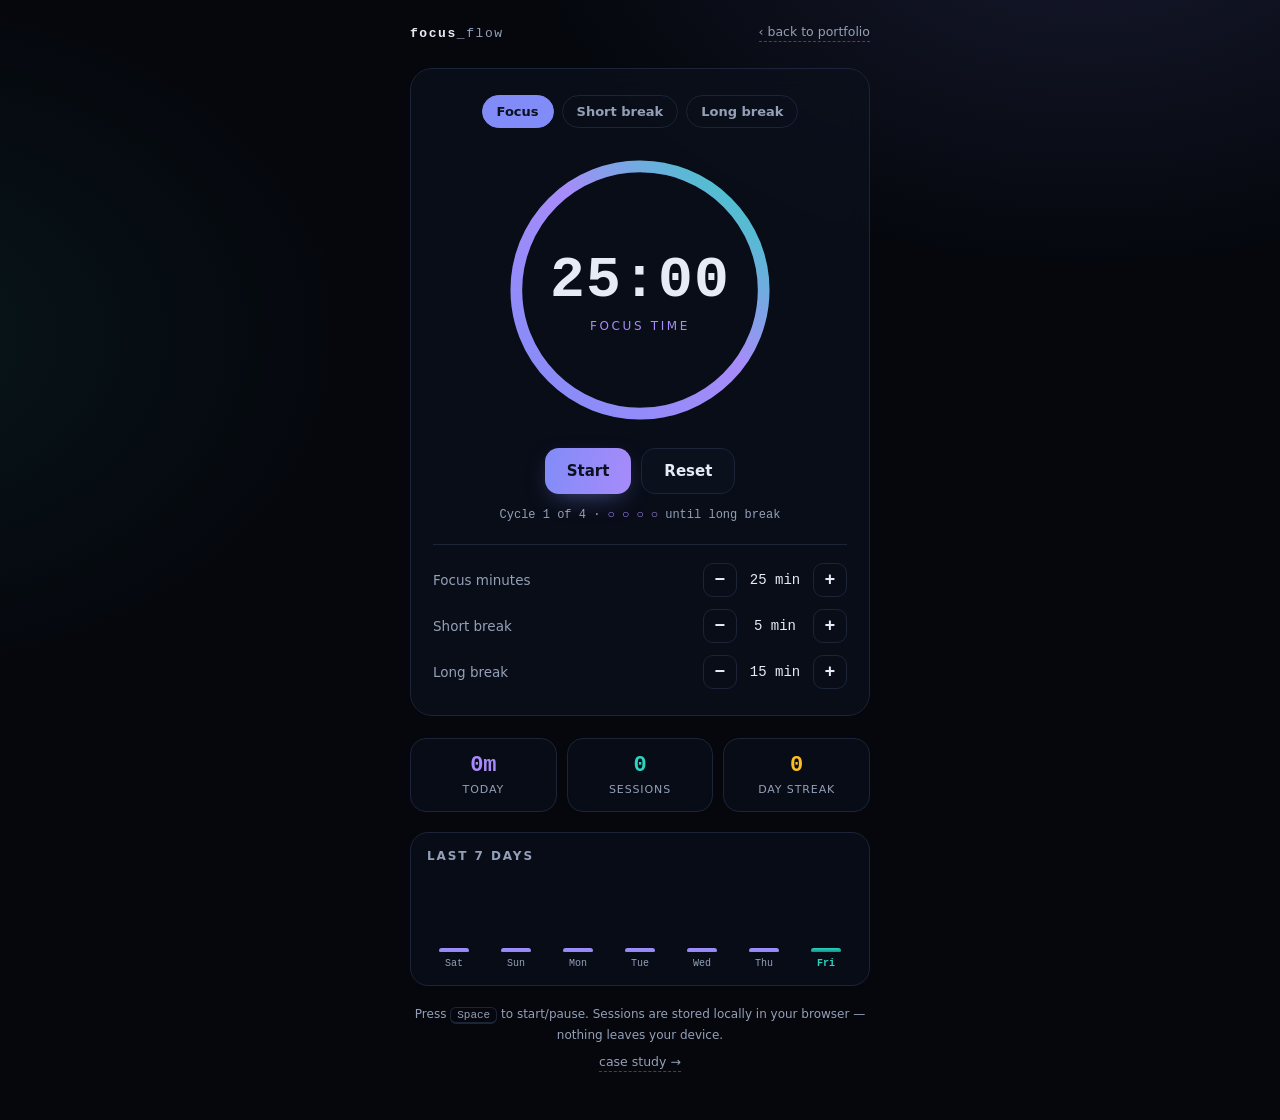
<file: demos/focus-flow.html>
<!doctype html>
<html lang="en">
<head>
<meta charset="utf-8" />
<meta name="viewport" content="width=device-width, initial-scale=1, viewport-fit=cover" />
<title>Focus Flow — a calm focus timer</title>
<meta name="description" content="Focus Flow: a distraction-free focus timer with sessions, streaks, and offline support. Your data never leaves your browser." />
<link rel="icon" href="/icon.svg" type="image/svg+xml" />
<style>
  :root {
    --bg: #05070d;
    --card: #0b101d;
    --border: #1b2438;
    --text: #e7ebf5;
    --muted: #94a0b8;
    --accent: #818cf8;
    --accent-2: #a78bfa;
    --teal: #2dd4bf;
    --amber: #fbbf24;
    --mono: ui-monospace, "SF Mono", "Cascadia Code", Menlo, Consolas, monospace;
    --sans: ui-sans-serif, system-ui, -apple-system, "Segoe UI", sans-serif;
  }
  * { box-sizing: border-box; margin: 0; padding: 0; }
  body {
    min-height: 100svh;
    background:
      radial-gradient(60rem 40rem at 85% -10%, rgba(129, 140, 248, 0.14), transparent 60%),
      radial-gradient(50rem 36rem at -10% 30%, rgba(45, 212, 191, 0.08), transparent 60%),
      var(--bg);
    color: var(--text);
    font-family: var(--sans);
    display: flex; flex-direction: column; align-items: center;
    padding: 24px 16px 48px;
  }
  main { width: 100%; max-width: 460px; }

  header.top {
    display: flex; align-items: center; justify-content: space-between;
    width: 100%; margin-bottom: 26px;
  }
  .brand { font-family: var(--mono); font-size: 13px; letter-spacing: 0.12em; color: var(--muted); }
  .brand b { color: var(--text); }
  a.home { font-size: 12.5px; color: var(--muted); text-decoration: none; border-bottom: 1px dashed rgba(148,160,184,.4); padding-bottom: 2px; }
  a.home:hover { color: var(--teal); border-color: var(--teal); }

  .card {
    background: rgba(11, 16, 29, 0.75);
    border: 1px solid var(--border);
    border-radius: 22px;
    backdrop-filter: blur(12px);
    padding: 26px 22px;
  }

  /* Mode chips */
  .modes { display: flex; gap: 8px; justify-content: center; margin-bottom: 22px; }
  .chip {
    cursor: pointer; border: 1px solid var(--border); background: transparent;
    color: var(--muted); font: inherit; font-size: 13px; font-weight: 600;
    border-radius: 999px; padding: 8px 14px; transition: all .18s ease;
  }
  .chip[aria-pressed="true"] { background: var(--accent); border-color: var(--accent); color: #0b1120; }
  .chip:focus-visible, .ctrl:focus-visible, .stepper button:focus-visible, a.home:focus-visible { outline: 2px solid var(--accent); outline-offset: 2px; }
  .chip:disabled { opacity: .45; cursor: not-allowed; }

  /* Ring */
  .ring-wrap { position: relative; width: min(280px, 74vw); margin: 0 auto 6px; }
  svg.ring { display: block; width: 100%; height: auto; transform: rotate(-90deg); }
  .ring-track { fill: none; stroke: var(--border); stroke-width: 10; }
  .ring-bar { fill: none; stroke: url(#ringgrad); stroke-width: 10; stroke-linecap: round; transition: stroke-dashoffset .3s linear; }
  .time-big {
    position: absolute; inset: 0; display: flex; flex-direction: column; align-items: center; justify-content: center; gap: 6px;
  }
  #clock { font-family: var(--mono); font-size: clamp(44px, 13vw, 58px); font-weight: 800; letter-spacing: 0.02em; font-variant-numeric: tabular-nums; }
  #phase { font-size: 12px; letter-spacing: 0.22em; text-transform: uppercase; color: var(--muted); }
  body[data-mode="focus"] #phase { color: var(--accent-2); }
  body[data-mode="short"] #phase, body[data-mode="long"] #phase { color: var(--teal); }

  /* Controls */
  .controls { display: flex; gap: 10px; justify-content: center; margin-top: 18px; }
  .ctrl {
    cursor: pointer; border-radius: 14px; font: inherit; font-weight: 700; font-size: 15px;
    padding: 13px 22px; transition: all .15s ease;
    border: 1px solid var(--border); background: var(--card); color: var(--text);
  }
  .ctrl:hover { border-color: var(--accent); transform: translateY(-1px); }
  .ctrl:active { transform: scale(.97); }
  .ctrl:disabled { opacity: .45; cursor: not-allowed; transform: none; }
  .ctrl.primary { border: 0; color: #0b1120; background: linear-gradient(100deg, var(--accent), var(--accent-2)); box-shadow: 0 8px 26px -10px rgba(129,140,248,.6); }
  #cycles { text-align: center; margin-top: 14px; font-family: var(--mono); font-size: 12px; color: var(--muted); }
  #cycles .dot { color: var(--accent-2); }

  /* Settings */
  .settings { margin-top: 22px; border-top: 1px solid var(--border); padding-top: 18px; display: grid; gap: 12px; }
  .setting { display: flex; align-items: center; justify-content: space-between; gap: 10px; }
  .setting label { font-size: 13.5px; color: var(--muted); }
  .stepper { display: flex; align-items: center; gap: 10px; font-family: var(--mono); }
  .stepper button {
    cursor: pointer; width: 34px; height: 34px; border-radius: 10px; font: inherit; font-size: 18px; font-weight: 700;
    border: 1px solid var(--border); background: transparent; color: var(--text); transition: all .15s ease;
  }
  .stepper button:hover { border-color: var(--teal); color: var(--teal); }
  .stepper button:disabled { opacity: .4; cursor: not-allowed; }
  .stepper span { min-width: 56px; text-align: center; font-size: 14px; }

  /* Stats */
  .stats { display: grid; grid-template-columns: repeat(3, 1fr); gap: 10px; margin-top: 22px; }
  .stat { border: 1px solid var(--border); border-radius: 16px; padding: 14px 10px; text-align: center; background: rgba(11,16,29,.6); }
  .stat b { display: block; font-family: var(--mono); font-size: 22px; }
  .stat:nth-child(1) b { color: var(--accent-2); }
  .stat:nth-child(2) b { color: var(--teal); }
  .stat:nth-child(3) b { color: var(--amber); }
  .stat span { font-size: 11px; letter-spacing: .08em; color: var(--muted); text-transform: uppercase; }

  /* Week chart */
  .week { margin-top: 20px; border: 1px solid var(--border); border-radius: 18px; padding: 16px; background: rgba(11,16,29,.6); }
  .week h2 { font-size: 12px; letter-spacing: .16em; text-transform: uppercase; color: var(--muted); margin-bottom: 14px; font-weight: 600; }
  .bars { display: flex; align-items: flex-end; gap: 8px; height: 92px; }
  .bar-col { flex: 1; display: flex; flex-direction: column; align-items: center; gap: 6px; height: 100%; justify-content: flex-end; }
  .bar {
    width: 100%; max-width: 30px; border-radius: 6px 6px 3px 3px; min-height: 4px;
    background: linear-gradient(180deg, var(--accent-2), var(--accent));
    transition: height .5s ease;
  }
  .bar-col.today .bar { background: linear-gradient(180deg, var(--teal), #0e9488); }
  .bar-label { font-family: var(--mono); font-size: 10px; color: var(--muted); }
  .bar-col.today .bar-label { color: var(--teal); font-weight: 700; }

  footer.note { margin-top: 18px; text-align: center; font-size: 12px; color: var(--muted); line-height: 1.7; }
  kbd { font-family: var(--mono); font-size: 11px; border: 1px solid var(--border); border-bottom-width: 2px; border-radius: 6px; padding: 1px 6px; }

  .sr-only { position: absolute; width: 1px; height: 1px; padding: 0; margin: -1px; overflow: hidden; clip: rect(0 0 0 0); white-space: nowrap; border: 0; }

  @media (prefers-reduced-motion: reduce) {
    .ring-bar, .bar, .ctrl, .chip { transition: none; }
  }
</style>
</head>
<body data-mode="focus">
<main>
  <header class="top">
    <p class="brand"><b>focus</b>_flow</p>
    <a class="home" href="/" target="_top">‹ back to portfolio</a>
  </header>

  <section class="card" aria-label="Timer">
    <div class="modes" role="group" aria-label="Timer mode">
      <button class="chip" id="m-focus" type="button" aria-pressed="true">Focus</button>
      <button class="chip" id="m-short" type="button" aria-pressed="false">Short break</button>
      <button class="chip" id="m-long" type="button" aria-pressed="false">Long break</button>
    </div>

    <div class="ring-wrap">
      <svg class="ring" viewBox="0 0 240 240" aria-hidden="true">
        <defs>
          <linearGradient id="ringgrad" x1="0" y1="0" x2="1" y2="1">
            <stop offset="0" stop-color="#818cf8" />
            <stop offset="0.55" stop-color="#a78bfa" />
            <stop offset="1" stop-color="#2dd4bf" />
          </linearGradient>
        </defs>
        <circle class="ring-track" cx="120" cy="120" r="106" />
        <circle class="ring-bar" id="ring-bar" cx="120" cy="120" r="106" stroke-dasharray="666" stroke-dashoffset="0" />
      </svg>
      <div class="time-big">
        <span id="clock">25:00</span>
        <span id="phase">focus time</span>
      </div>
    </div>

    <div class="controls">
      <button class="ctrl primary" id="toggle" type="button" aria-label="Start or pause the timer">Start</button>
      <button class="ctrl" id="reset" type="button">Reset</button>
    </div>
    <p id="cycles" aria-label="Completed focus cycles">Cycle 1 · <span class="dot">○ ○ ○ ○</span> until long break</p>

    <div class="settings" id="settings">
      <div class="setting">
        <label for="adj-focus">Focus minutes</label>
        <div class="stepper" id="adj-focus">
          <button type="button" data-d="-5" aria-label="Decrease focus minutes">−</button>
          <span data-val>25 min</span>
          <button type="button" data-d="5" aria-label="Increase focus minutes">+</button>
        </div>
      </div>
      <div class="setting">
        <label for="adj-short">Short break</label>
        <div class="stepper" id="adj-short">
          <button type="button" data-d="-1" aria-label="Decrease short break">−</button>
          <span data-val>5 min</span>
          <button type="button" data-d="1" aria-label="Increase short break">+</button>
        </div>
      </div>
      <div class="setting">
        <label for="adj-long">Long break</label>
        <div class="stepper" id="adj-long">
          <button type="button" data-d="-5" aria-label="Decrease long break">−</button>
          <span data-val>15 min</span>
          <button type="button" data-d="5" aria-label="Increase long break">+</button>
        </div>
      </div>
    </div>
    <p class="sr-only" aria-live="polite" id="live-announcer"></p>
  </section>

  <section class="stats" aria-label="Statistics">
    <div class="stat"><b id="st-today">0m</b><span>today</span></div>
    <div class="stat"><b id="st-sessions">0</b><span>sessions</span></div>
    <div class="stat"><b id="st-streak">0</b><span>day streak</span></div>
  </section>

  <section class="week" aria-label="Last 7 days">
    <h2>Last 7 days</h2>
    <div class="bars" id="bars"></div>
  </section>

  <footer class="note">
    <p>Press <kbd>Space</kbd> to start/pause. Sessions are stored locally in your browser — nothing leaves your device.</p>
    <p style="margin-top:6px;"><a class="home" href="/#work" target="_top">case study →</a></p>
  </footer>
</main>

<script>
(function () {
  "use strict";

  var STORE_KEY = "focus-flow:v1";
  var RING_LEN = 2 * Math.PI * 106;

  var MODES = {
    focus: { label: "focus time", phase: "focus time" },
    short: { label: "short break", phase: "breathe — break" },
    long: { label: "long break", phase: "big break — stretch" }
  };

  var state = {
    settings: { focus: 25, short: 5, long: 15 },
    mode: "focus",
    remainingSec: 25 * 60,
    running: false,
    endAt: 0,
    cycle: 0,           // completed focus sessions in current long-break cycle
    log: {}             // { "2026-11-03": { minutes: n, count: n } }
  };

  try {
    var saved = JSON.parse(localStorage.getItem(STORE_KEY) || "null");
    if (saved && saved.settings && saved.log) {
      state.settings = saved.settings;
      state.log = saved.log;
      state.cycle = saved.cycle || 0;
    }
  } catch (e) {}

  var $ = function (id) { return document.getElementById(id); };
  var clockEl = $("clock"), ringEl = $("ring-bar"), phaseEl = $("phase");
  var toggleBtn = $("toggle"), liveEl = $("live-announcer");

  ringEl.setAttribute("stroke-dasharray", String(RING_LEN));

  function persist() {
    try {
      localStorage.setItem(STORE_KEY, JSON.stringify({
        settings: state.settings, log: state.log, cycle: state.cycle
      }));
    } catch (e) {}
  }

  function totalFor(mode) { return state.settings[mode] * 60; }

  function dateKey(offset) {
    var d = new Date();
    if (offset) d.setDate(d.getDate() + offset);
    return d.getFullYear() + "-" + String(d.getMonth() + 1).padStart(2, "0") + "-" + String(d.getDate()).padStart(2, "0");
  }

  function fmtClock(sec) {
    var m = Math.floor(sec / 60), s = sec % 60;
    return String(m).padStart(2, "0") + ":" + String(s).padStart(2, "0");
  }

  function updateClockUI() {
    var txt = fmtClock(state.remainingSec);
    clockEl.textContent = txt;
    ringEl.setAttribute("stroke-dashoffset",
      String(RING_LEN * (1 - state.remainingSec / totalFor(state.mode))));
    if (state.running) {
      document.title = txt + " · " + MODES[state.mode].label + " — Focus Flow";
    }
  }

  var audioCtx = null;
  function beep() {
    try {
      if (!audioCtx) audioCtx = new (window.AudioContext || window.webkitAudioContext)();
      [523.25, 783.99].forEach(function (freq, i) {
        var osc = audioCtx.createOscillator();
        var gain = audioCtx.createGain();
        osc.type = "sine";
        osc.frequency.value = freq;
        gain.gain.setValueAtTime(0.0001, audioCtx.currentTime + i * 0.22);
        gain.gain.exponentialRampToValueAtTime(0.18, audioCtx.currentTime + i * 0.22 + 0.03);
        gain.gain.exponentialRampToValueAtTime(0.0001, audioCtx.currentTime + i * 0.22 + 0.2);
        osc.connect(gain); gain.connect(audioCtx.destination);
        osc.start(audioCtx.currentTime + i * 0.22);
        osc.stop(audioCtx.currentTime + i * 0.22 + 0.24);
      });
    } catch (e) {}
  }

  function announce(msg) { liveEl.textContent = msg; }

  function setMode(mode, autoStart) {
    state.mode = mode;
    state.remainingSec = totalFor(mode);
    state.running = false;
    document.body.dataset.mode = mode;
    document.title = "Focus Flow — a calm focus timer";
    ["focus", "short", "long"].forEach(function (m) {
      $("m-" + m).setAttribute("aria-pressed", String(m === mode));
    });
    toggleBtn.textContent = "Start";
    phaseEl.textContent = MODES[mode].phase;
    updateClockUI();
    if (autoStart) setTimeout(function () { setRunning(true); }, 900);
  }

  function setRunning(run) {
    if (run) {
      state.running = true;
      state.endAt = Date.now() + state.remainingSec * 1000;
      toggleBtn.textContent = "Pause";
    } else {
      state.running = false;
      toggleBtn.textContent = "Start";
      updateClockUI();
    }
  }

  function completeSession() {
    var finished = state.mode;
    beep();
    if (finished === "focus") {
      var key = dateKey();
      var entry = state.log[key] || { minutes: 0, count: 0 };
      entry.minutes += state.settings.focus;
      entry.count += 1;
      state.log[key] = entry;
      state.cycle = (state.cycle + 1) % 4;
      announce("Focus session complete. Time for a " + (state.cycle === 0 ? "long" : "short") + " break.");
      renderStats();
      persist();
      setMode(state.cycle === 0 ? "long" : "short", true);
    } else {
      announce("Break over. Back to focus.");
      persist();
      setMode("focus", true);
    }
  }

  setInterval(function () {
    if (!state.running) return;
    var left = Math.max(0, Math.round((state.endAt - Date.now()) / 1000));
    if (left !== state.remainingSec) {
      state.remainingSec = left;
      updateClockUI();
    }
    if (left <= 0) {
      state.running = false;
      toggleBtn.textContent = "Start";
      completeSession();
    }
  }, 250);

  /* Controls */
  toggleBtn.addEventListener("click", function () { setRunning(!state.running); });
  $("reset").addEventListener("click", function () { setMode(state.mode); });
  ["focus", "short", "long"].forEach(function (m) {
    $("m-" + m).addEventListener("click", function () { setMode(m); });
  });
  window.addEventListener("keydown", function (e) {
    if (e.code === "Space" && !e.target.closest("button")) {
      e.preventDefault();
      setRunning(!state.running);
    }
  });

  /* Settings steppers */
  function bindStepper(id, key, min, max) {
    var box = $(id);
    var label = box.querySelector("[data-val]");
    var buttons = box.querySelectorAll("button");
    buttons.forEach(function (btn) {
      btn.addEventListener("click", function () {
        if (state.running) return;
        var next = state.settings[key] + Number(btn.dataset.d);
        state.settings[key] = Math.max(min, Math.min(max, next));
        label.textContent = state.settings[key] + " min";
        persist();
        if (!state.running) setMode(state.mode);
      });
    });
  }
  bindStepper("adj-focus", "focus", 5, 90);
  bindStepper("adj-short", "short", 1, 30);
  bindStepper("adj-long", "long", 5, 60);

  document.getElementById("settings").addEventListener("click", function () {
    if (!state.running) refreshStepperLabels();
  });
  function refreshStepperLabels() {
    $("adj-focus").querySelector("[data-val]").textContent = state.settings.focus + " min";
    $("adj-short").querySelector("[data-val]").textContent = state.settings.short + " min";
    $("adj-long").querySelector("[data-val]").textContent = state.settings.long + " min";
  }

  /* Stats */
  function renderStats() {
    var today = state.log[dateKey()] || { minutes: 0, count: 0 };
    $("st-today").textContent = today.minutes + "m";

    var totalSessions = Object.keys(state.log).reduce(function (sum, k) {
      return sum + state.log[k].count;
    }, 0);
    $("st-sessions").textContent = totalSessions;

    var streak = 0;
    var startOffset = today.count > 0 ? 0 : -1;
    while (true) {
      var e = state.log[dateKey(startOffset - streak)];
      if (e && e.count > 0) streak++; else break;
      if (streak > 3650) break;
    }
    $("st-streak").textContent = streak;

    var dots = "";
    for (var i = 0; i < 4; i++) dots += (i < state.cycle ? "●" : "○") + (i < 3 ? " " : "");
    $("cycles").innerHTML = "Cycle " + (state.cycle + 1) + " of 4 · <span class=\"dot\">" + dots + "</span> until long break";

    /* 7-day chart */
    var bars = $("bars");
    bars.innerHTML = "";
    var days = [];
    for (i = 6; i >= 0; i--) {
      var key2 = dateKey(-i);
      days.push({ key: key2, data: state.log[key2] || { minutes: 0 } });
    }
    var max = Math.max(30, Math.max.apply(null, days.map(function (d) { return d.data.minutes; })));
    var names = ["Sun", "Mon", "Tue", "Wed", "Thu", "Fri", "Sat"];
    days.forEach(function (d, idx) {
      var col = document.createElement("div");
      col.className = "bar-col" + (idx === 6 ? " today" : "");
      var h = Math.round((d.data.minutes / max) * 72) + 4;
      var bar = document.createElement("div");
      bar.className = "bar";
      bar.style.height = h + "px";
      bar.setAttribute("title", d.data.minutes + " min");
      var lbl = document.createElement("div");
      lbl.className = "bar-label";
      lbl.textContent = names[new Date(d.key + "T12:00:00").getDay()];
      col.appendChild(bar);
      col.appendChild(lbl);
      bars.appendChild(col);
    });
  }

  /* Init */
  refreshStepperLabels();
  setMode("focus");
  renderStats();
})();
</script>
</body>
</html>
</file>
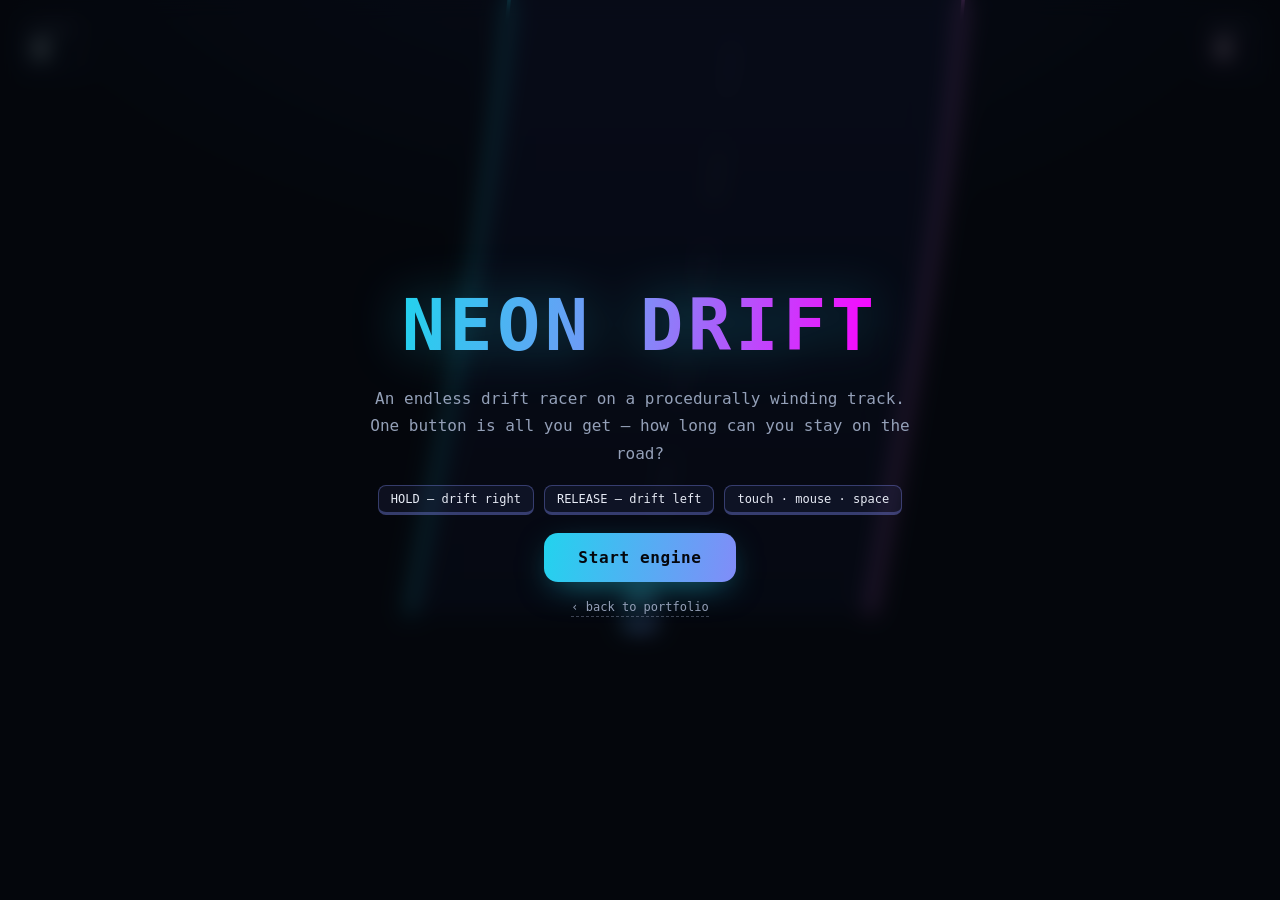
<file: demos/neon-drift.html>
<!doctype html>
<html lang="en">
<head>
<meta charset="utf-8" />
<meta name="viewport" content="width=device-width, initial-scale=1, viewport-fit=cover" />
<title>Neon Drift — a one-button browser drift racer</title>
<meta name="description" content="Neon Drift: a one-button endless drift racer running at 60fps in your browser. Hold to drift right, release to drift left." />
<link rel="icon" href="/icon.svg" type="image/svg+xml" />
<style>
  :root {
    --bg: #05070d;
    --cyan: #22d3ee;
    --magenta: #f0f;
    --indigo: #818cf8;
    --text: #e7ebf5;
    --muted: #94a0b8;
  }
  * { box-sizing: border-box; margin: 0; padding: 0; }
  html, body { height: 100%; overflow: hidden; }
  body {
    background: radial-gradient(80rem 50rem at 50% -20%, #111a3a 0%, var(--bg) 55%);
    color: var(--text);
    font-family: ui-monospace, "SF Mono", "Cascadia Code", Menlo, Consolas, monospace;
    -webkit-user-select: none;
    user-select: none;
    touch-action: none;
    overscroll-behavior: none;
  }
  #game { position: fixed; inset: 0; width: 100%; height: 100%; display: block; }

  /* HUD */
  #hud {
    position: fixed; top: 0; left: 0; right: 0;
    display: flex; justify-content: space-between; align-items: flex-start;
    padding: calc(env(safe-area-inset-top, 0px) + 16px) 18px 0 18px;
    pointer-events: none; z-index: 5;
  }
  .hud-box {
    background: rgba(10, 15, 28, 0.55);
    border: 1px solid rgba(129, 140, 248, 0.25);
    border-radius: 12px;
    padding: 8px 14px;
    backdrop-filter: blur(8px);
  }
  .hud-label { font-size: 10px; letter-spacing: 0.18em; color: var(--muted); text-transform: uppercase; }
  .hud-value { font-size: 26px; font-weight: 700; line-height: 1.1; color: #fff; text-shadow: 0 0 18px rgba(34, 211, 238, 0.6); }
  #best { text-shadow: 0 0 18px rgba(240, 0, 255, 0.45); }

  /* Overlays */
  .overlay {
    position: fixed; inset: 0; z-index: 10;
    display: flex; flex-direction: column; align-items: center; justify-content: center;
    gap: 18px; padding: 24px; text-align: center;
    background: rgba(5, 7, 13, 0.72);
    backdrop-filter: blur(10px);
  }
  .overlay[hidden] { display: none; }
  .logo {
    font-size: clamp(38px, 9vw, 72px); font-weight: 800; letter-spacing: 0.06em;
    background: linear-gradient(100deg, var(--cyan), var(--indigo) 50%, var(--magenta));
    -webkit-background-clip: text; background-clip: text; color: transparent;
    filter: drop-shadow(0 0 26px rgba(34, 211, 238, 0.35));
  }
  .tag { color: var(--muted); font-size: clamp(13px, 3vw, 16px); max-width: 34rem; line-height: 1.7; }
  .keys { display: flex; flex-wrap: wrap; justify-content: center; gap: 10px; color: var(--muted); font-size: 12px; }
  .key { border: 1px solid rgba(129,140,248,.35); border-bottom-width: 3px; border-radius: 8px; padding: 6px 12px; color: var(--text); background: rgba(129,140,248,.08); }
  .btn {
    pointer-events: auto; cursor: pointer; border: 0; border-radius: 14px;
    padding: 15px 34px; font: inherit; font-size: 16px; font-weight: 700; letter-spacing: 0.04em;
    color: #05070d; background: linear-gradient(100deg, var(--cyan), var(--indigo));
    box-shadow: 0 10px 34px -10px rgba(34, 211, 238, 0.55);
    transition: transform 0.15s ease, filter 0.15s ease;
  }
  .btn:hover { transform: translateY(-2px); filter: brightness(1.1); }
  .btn:active { transform: scale(0.97); }
  .btn:focus-visible { outline: 2px solid #fff; outline-offset: 3px; }
  .final { font-size: clamp(20px, 5vw, 30px); font-weight: 800; }
  .final span { color: var(--cyan); }
  .record { color: #ffd166; font-size: 13px; letter-spacing: 0.2em; text-transform: uppercase; animation: pulse 1.2s ease-in-out infinite; }
  @keyframes pulse { 50% { opacity: 0.45; } }
  .home {
    pointer-events: auto; color: var(--muted); font-size: 12px; text-decoration: none;
    border-bottom: 1px dashed rgba(148, 160, 184, 0.4); padding-bottom: 2px;
  }
  .home:hover { color: var(--cyan); border-color: var(--cyan); }

  #hint {
    position: fixed; left: 50%; bottom: 12%; transform: translateX(-50%);
    z-index: 5; pointer-events: none;
    font-size: clamp(14px, 3.6vw, 18px); letter-spacing: 0.3em; color: #fff;
    text-shadow: 0 0 16px rgba(34,211,238,.8);
    animation: pulse 1.4s ease-in-out infinite;
    white-space: nowrap;
  }
  #hint[hidden] { display: none; }
  #corner-home {
    position: fixed; top: calc(env(safe-area-inset-top, 0px) + 16px); right: 18px; z-index: 6;
    display: none;
    pointer-events: auto;
    background: rgba(10,15,28,.55); border: 1px solid rgba(129,140,248,.25);
    color: var(--muted); font-size: 12px; text-decoration: none;
    border-radius: 10px; padding: 8px 12px; backdrop-filter: blur(8px);
  }
  #corner-home:hover { color: var(--cyan); border-color: var(--cyan); }
  body.playing #corner-home { display: block; }
  body.playing #bestbox { display: none; }
  @media (prefers-reduced-motion: reduce) { .record, #hint { animation: none; } }
</style>
</head>
<body>
  <canvas id="game" aria-label="Neon Drift game area"></canvas>

  <div id="hud" aria-hidden="true">
    <div class="hud-box">
      <div class="hud-label">Score</div>
      <div class="hud-value" id="score">0</div>
    </div>
    <div class="hud-box" id="bestbox">
      <div class="hud-label">Best</div>
      <div class="hud-value" id="best">0</div>
    </div>
  </div>

  <div id="hint" hidden>HOLD TO DRIFT</div>
  <a id="corner-home" class="home" href="/" target="_top">‹ back to portfolio</a>

  <section class="overlay" id="menu" aria-labelledby="menu-title">
    <h1 class="logo" id="menu-title">NEON DRIFT</h1>
    <p class="tag">An endless drift racer on a procedurally winding track. One button is all you get — how long can you stay on the road?</p>
    <div class="keys" aria-label="Controls">
      <span class="key">HOLD — drift right</span>
      <span class="key">RELEASE — drift left</span>
      <span class="key">touch · mouse · space</span>
    </div>
    <button class="btn" id="start-btn" type="button">Start engine</button>
    <a class="home" href="/" target="_top">‹ back to portfolio</a>
  </section>

  <section class="overlay" id="gameover" hidden aria-labelledby="over-title">
    <h2 class="logo" id="over-title" style="font-size: clamp(30px, 7vw, 52px);">WRECKED</h2>
    <p class="final">Score: <span id="final-score">0</span></p>
    <p class="record" id="new-record" hidden>◆ New best ◆</p>
    <p class="tag" style="font-size: 13px;">Best: <span id="final-best">0</span></p>
    <button class="btn" id="restart-btn" type="button">Drift again</button>
    <a class="home" href="/" target="_top">‹ back to portfolio</a>
  </section>

  <section class="overlay" id="paused" hidden aria-labelledby="paused-title">
    <h2 class="logo" id="paused-title" style="font-size: clamp(28px, 6vw, 46px);">PAUSED</h2>
    <button class="btn" id="resume-btn" type="button">Resume</button>
    <a class="home" href="/" target="_top">‹ back to portfolio</a>
  </section>

<script>
(function () {
  "use strict";

  var canvas = document.getElementById("game");
  var ctx = canvas.getContext("2d");
  var scoreEl = document.getElementById("score");
  var bestEl = document.getElementById("best");
  var hintEl = document.getElementById("hint");
  var menuEl = document.getElementById("menu");
  var overEl = document.getElementById("gameover");
  var pausedEl = document.getElementById("paused");
  var finalScoreEl = document.getElementById("final-score");
  var finalBestEl = document.getElementById("final-best");
  var newRecordEl = document.getElementById("new-record");

  var BEST_KEY = "neon-drift:best";
  var reduced = window.matchMedia("(prefers-reduced-motion: reduce)").matches;

  var W = 0, H = 0, DPR = 1, CAR_Y = 0, CAR_HALF = 15;
  var stars = [];

  var state = "menu"; // menu | playing | dying | over | paused
  var dist = 0, carX = 0, carVX = 0, held = false;
  var score = 0, best = 0, p1 = 0, p2 = 0;
  var deathT = 0, hintT = 0;
  var particles = [];
  var lastTime = 0, rafId = 0;

  try { best = parseInt(localStorage.getItem(BEST_KEY) || "0", 10) || 0; } catch (e) {}
  bestEl.textContent = best;

  function resize() {
    DPR = Math.min(window.devicePixelRatio || 1, 2);
    W = window.innerWidth; H = window.innerHeight;
    canvas.width = Math.floor(W * DPR);
    canvas.height = Math.floor(H * DPR);
    ctx.setTransform(DPR, 0, 0, DPR, 0, 0);
    CAR_Y = H * 0.68;
    stars = [];
    for (var i = 0; i < 90; i++) {
      stars.push({ x: Math.random() * W, y: Math.random() * H, s: Math.random() * 1.6 + 0.4, o: Math.random() * 0.5 + 0.15 });
    }
    if (state === "menu") carX = W / 2;
  }
  window.addEventListener("resize", resize);
  resize();

  function roadAmp(d) { return Math.min(1, 0.3 + d * 0.00005); }
  function centerAt(d) {
    var amp = roadAmp(d);
    var c = W / 2 +
      Math.sin(d * 0.0022 + p1) * W * 0.16 * amp +
      Math.sin(d * 0.00115 + p2) * W * 0.11 * amp;
    return Math.max(70, Math.min(W - 70, c));
  }
  function roadWidth(d) {
    return Math.max(88, W * 0.36 - d * 0.011);
  }
  function speed() { return 250 + Math.min(360, score * 2.4); }
  function maxVX() { return 470 + Math.min(210, score * 1.4); }

  function reset() {
    dist = 0; carX = W / 2; carVX = 0; score = 0;
    CAR_Y = H * 0.68; // restore after the fall animation
    p1 = Math.random() * Math.PI * 2;
    p2 = Math.random() * Math.PI * 2;
    particles = []; deathT = 0; hintT = 3;
    scoreEl.textContent = "0";
  }

  function startGame() {
    reset();
    state = "playing";
    document.body.classList.add("playing");
    menuEl.hidden = true; overEl.hidden = true; pausedEl.hidden = true;
    hintEl.hidden = false;
  }

  function pauseGame() {
    if (state !== "playing") return;
    state = "paused";
    pausedEl.hidden = false;
  }
  function resumeGame() {
    if (state !== "paused") return;
    state = "playing";
    pausedEl.hidden = true;
  }

  function die() {
    state = "dying";
    deathT = 0;
  }

  function finishDeath() {
    state = "over";
    document.body.classList.remove("playing");
    hintEl.hidden = true;
    var isRecord = score > best;
    if (isRecord) {
      best = score;
      bestEl.textContent = best;
      try { localStorage.setItem(BEST_KEY, String(best)); } catch (e) {}
    }
    finalScoreEl.textContent = score;
    finalBestEl.textContent = best;
    newRecordEl.hidden = !isRecord;
    overEl.hidden = false;
  }

  /* Input — one button: hold to drift right, release to drift left. */
  function press(e) {
    if (e && e.target && (e.target.closest("button") || e.target.closest("a"))) return;
    held = true;
  }
  function release() { held = false; }
  window.addEventListener("pointerdown", press);
  window.addEventListener("pointerup", release);
  window.addEventListener("pointercancel", release);
  window.addEventListener("blur", release);
  window.addEventListener("keydown", function (e) {
    if (e.code === "Space" || e.code === "ArrowRight") { e.preventDefault(); held = true; }
    if (e.code === "Enter") {
      if (state === "menu") startGame();
      else if (state === "over") startGame();
      else if (state === "paused") resumeGame();
    }
  });
  window.addEventListener("keyup", function (e) {
    if (e.code === "Space" || e.code === "ArrowRight") { e.preventDefault(); held = false; }
  });
  document.addEventListener("visibilitychange", function () {
    if (document.hidden) pauseGame();
  });
  document.getElementById("start-btn").addEventListener("click", startGame);
  document.getElementById("restart-btn").addEventListener("click", startGame);
  document.getElementById("resume-btn").addEventListener("click", resumeGame);
  /* Prevent double-tap zoom / scroll on the playfield */
  canvas.addEventListener("touchstart", function (e) { e.preventDefault(); }, { passive: false });

  function spawnParticles(dt) {
    if (reduced) return;
    if (state !== "playing") return;
    var stress = Math.abs(carVX) / maxVX();
    if (Math.abs(carVX) > 130 || held) {
      var n = stress > 0.5 ? 3 : 1;
      for (var i = 0; i < n; i++) {
        particles.push({
          x: carX + (Math.random() - 0.5) * 20,
          y: CAR_Y + 12,
          vx: (Math.random() - 0.5) * 60 - carVX * 0.25,
          vy: 40 + Math.random() * 60,
          life: 0.55 + Math.random() * 0.3,
          max: 0.85,
          c: Math.random() > 0.5 ? "34,211,238" : "240,0,255"
        });
      }
    }
    if (particles.length > 240) particles.splice(0, particles.length - 240);
  }

  function update(dt) {
    if (state === "playing") {
      dist += speed() * dt;
      score = Math.floor(dist / 10);
      var txt = String(score);
      if (scoreEl.textContent !== txt) scoreEl.textContent = txt;

      var ACCEL = 2500;
      carVX += (held ? ACCEL : -ACCEL) * dt;
      carVX -= carVX * 5.2 * dt; // damping → drift feel
      var cap = maxVX();
      if (carVX > cap) carVX = cap;
      if (carVX < -cap) carVX = -cap;
      carX += carVX * dt;

      var center = centerAt(dist);
      var half = roadWidth(dist) / 2 - CAR_HALF - 3;
      if (Math.abs(carX - center) > half) die();

      if (hintT > 0) { hintT -= dt; if (hintT <= 0) hintEl.hidden = true; }
      spawnParticles(dt);
    } else if (state === "dying") {
      deathT += dt;
      CAR_Y += 260 * dt * (deathT + 0.4);
      if (deathT >= 0.85) finishDeath();
    }

    for (var i = particles.length - 1; i >= 0; i--) {
      var p = particles[i];
      p.life -= dt;
      if (p.life <= 0) { particles.splice(i, 1); continue; }
      p.x += p.vx * dt; p.y += p.vy * dt + (state === "playing" ? speed() * dt * 0.4 : 0);
    }
  }

  function render() {
    /* Sky */
    ctx.clearRect(0, 0, W, H);
    var parallax = dist * 0.05;
    ctx.fillStyle = "#0b1030";
    for (var i = 0; i < stars.length; i++) {
      var s = stars[i];
      var sy = ((s.y + parallax * s.s) % H + H) % H;
      ctx.globalAlpha = s.o;
      ctx.fillRect(s.x, sy, s.s, s.s);
    }
    ctx.globalAlpha = 1;

    /* Road — one filled path + two glow strokes */
    var step = 7;
    var left = [], right = [], centers = [];
    for (var y = -10; y <= CAR_Y + step; y += step) {
      var d = dist + (CAR_Y - y);
      var c = centerAt(d);
      var w = roadWidth(d) / 2;
      left.push({ x: c - w, y: y });
      right.push({ x: c + w, y: y });
      centers.push({ x: c, y: y, d: d });
    }

    ctx.beginPath();
    ctx.moveTo(left[0].x, left[0].y);
    for (i = 0; i < left.length; i++) ctx.lineTo(left[i].x, left[i].y);
    for (i = right.length - 1; i >= 0; i--) ctx.lineTo(right[i].x, right[i].y);
    ctx.closePath();
    var roadGrad = ctx.createLinearGradient(0, 0, 0, CAR_Y);
    roadGrad.addColorStop(0, "#101736");
    roadGrad.addColorStop(1, "#0a0f22");
    ctx.fillStyle = roadGrad;
    ctx.fill();

    /* Center dashes */
    ctx.fillStyle = "rgba(231, 235, 245, 0.16)";
    for (i = 0; i < centers.length; i++) {
      if (Math.floor(centers[i].d / 52) % 2 === 0) {
        ctx.fillRect(centers[i].x - 2, centers[i].y, 4, step + 1);
      }
    }

    /* Glowing edges */
    ctx.lineJoin = "round";
    ctx.lineCap = "round";
    ctx.shadowBlur = 14;
    ctx.strokeStyle = "#22d3ee";
    ctx.shadowColor = "#22d3ee";
    ctx.lineWidth = 3.5;
    ctx.beginPath();
    ctx.moveTo(left[0].x, left[0].y);
    for (i = 0; i < left.length; i++) ctx.lineTo(left[i].x, left[i].y);
    ctx.stroke();
    ctx.strokeStyle = "#e879f9";
    ctx.shadowColor = "#e879f9";
    ctx.beginPath();
    ctx.moveTo(right[0].x, right[0].y);
    for (i = 0; i < right.length; i++) ctx.lineTo(right[i].x, right[i].y);
    ctx.stroke();
    ctx.shadowBlur = 0;

    /* Particles */
    ctx.globalCompositeOperation = "lighter";
    for (i = 0; i < particles.length; i++) {
      var p = particles[i];
      ctx.fillStyle = "rgba(" + p.c + "," + Math.max(0, p.life / p.max).toFixed(3) + ")";
      ctx.beginPath();
      ctx.arc(p.x, p.y, 2.4, 0, Math.PI * 2);
      ctx.fill();
    }
    ctx.globalCompositeOperation = "source-over";

    /* Car */
    var dyingAlpha = state === "dying" ? Math.max(0, 1 - deathT / 0.85) : 1;
    ctx.save();
    ctx.globalAlpha = dyingAlpha;
    ctx.translate(carX, CAR_Y);
    ctx.rotate((carVX / maxVX()) * 0.42 + (state === "dying" ? deathT * 5 : 0));

    /* underglow */
    ctx.fillStyle = "rgba(34, 211, 238, 0.35)";
    ctx.beginPath();
    ctx.ellipse(0, 14, 22, 7, 0, 0, Math.PI * 2);
    ctx.fill();

    /* body */
    var bodyGrad = ctx.createLinearGradient(-14, -22, 14, 22);
    bodyGrad.addColorStop(0, "#22d3ee");
    bodyGrad.addColorStop(1, "#818cf8");
    ctx.fillStyle = bodyGrad;
    roundRect(ctx, -CAR_HALF, -24, CAR_HALF * 2, 44, 8);
    ctx.fill();
    /* cabin */
    ctx.fillStyle = "#05070d";
    roundRect(ctx, -CAR_HALF + 4, -8, CAR_HALF * 2 - 8, 16, 5);
    ctx.fill();
    /* headlights */
    ctx.fillStyle = "#fef9c3";
    ctx.fillRect(-CAR_HALF + 3, -23, 6, 3);
    ctx.fillRect(CAR_HALF - 9, -23, 6, 3);
    ctx.restore();
  }

  function roundRect(c, x, y, w, h, r) {
    c.beginPath();
    c.moveTo(x + r, y);
    c.arcTo(x + w, y, x + w, y + h, r);
    c.arcTo(x + w, y + h, x, y + h, r);
    c.arcTo(x, y + h, x, y, r);
    c.arcTo(x, y, x + w, y, r);
    c.closePath();
  }

  function frame(t) {
    rafId = requestAnimationFrame(frame);
    var dt = Math.min(0.033, (t - lastTime) / 1000 || 0.016);
    lastTime = t;
    if (state !== "paused") update(dt);
    render();
  }
  rafId = requestAnimationFrame(function (t) { lastTime = t; frame(t); });
})();
</script>
</body>
</html>
</file>
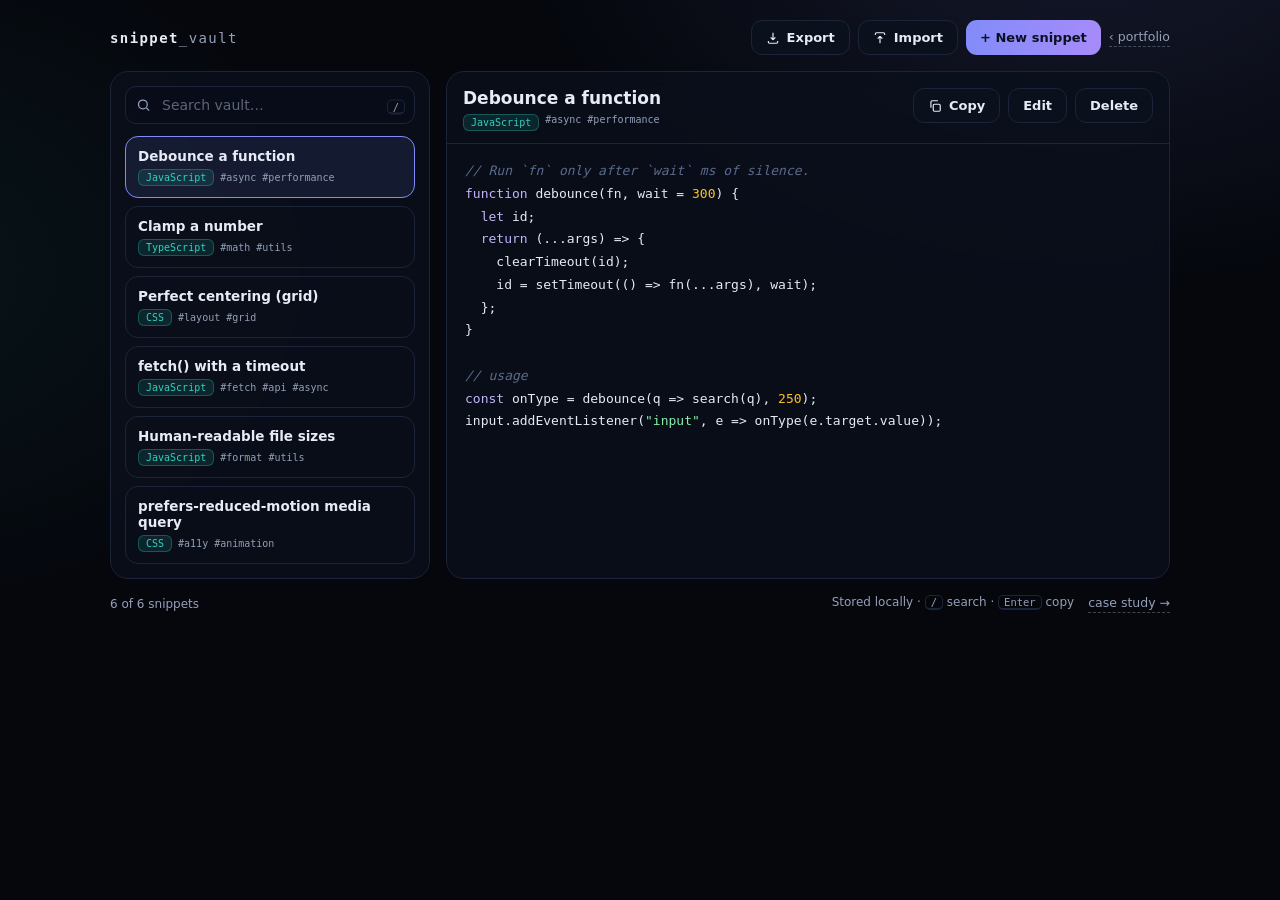
<file: demos/snippet-vault.html>
<!doctype html>
<html lang="en">
<head>
<meta charset="utf-8" />
<meta name="viewport" content="width=device-width, initial-scale=1, viewport-fit=cover" />
<title>Snippet Vault — keyboard-first code snippets</title>
<meta name="description" content="Snippet Vault: a fast, local-first snippet manager with fuzzy search, syntax highlighting, and JSON import/export." />
<link rel="icon" href="/icon.svg" type="image/svg+xml" />
<style>
  :root {
    --bg: #05070d; --card: #0b101d; --border: #1b2438;
    --text: #e7ebf5; --muted: #94a0b8;
    --accent: #818cf8; --accent-2: #a78bfa; --teal: #2dd4bf; --red: #f87171;
    --mono: ui-monospace, "SF Mono", "Cascadia Code", Menlo, Consolas, monospace;
    --sans: ui-sans-serif, system-ui, -apple-system, "Segoe UI", sans-serif;
  }
  * { box-sizing: border-box; margin: 0; padding: 0; }
  body {
    min-height: 100svh;
    background:
      radial-gradient(60rem 40rem at 85% -10%, rgba(129,140,248,.13), transparent 60%),
      radial-gradient(50rem 36rem at -10% 30%, rgba(45,212,191,.07), transparent 60%),
      var(--bg);
    color: var(--text); font-family: var(--sans);
    padding: 20px 16px 44px;
  }
  .app { max-width: 1060px; margin: 0 auto; }

  .top { display: flex; flex-wrap: wrap; gap: 14px; align-items: center; justify-content: space-between; margin-bottom: 16px; }
  .brand { font-family: var(--mono); font-size: 14px; letter-spacing: .1em; color: var(--muted); }
  .brand b { color: var(--text); }
  .top-actions { display: flex; gap: 8px; flex-wrap: wrap; }
  a.home { font-size: 12.5px; color: var(--muted); text-decoration: none; border-bottom: 1px dashed rgba(148,160,184,.4); padding-bottom: 2px; }
  a.home:hover { color: var(--teal); border-color: var(--teal); }

  .btn {
    cursor: pointer; border: 1px solid var(--border); background: var(--card); color: var(--text);
    font: inherit; font-size: 13px; font-weight: 600; border-radius: 11px; padding: 9px 14px;
    transition: all .15s ease; display: inline-flex; align-items: center; gap: 7px;
  }
  .btn:hover { border-color: var(--accent); transform: translateY(-1px); }
  .btn:active { transform: scale(.97); }
  .btn.primary { border: 0; background: linear-gradient(100deg, var(--accent), var(--accent-2)); color: #0b1120; font-weight: 700; }
  .btn.danger:hover { border-color: var(--red); color: var(--red); }
  .btn:focus-visible, input:focus-visible, textarea:focus-visible, select:focus-visible { outline: 2px solid var(--accent); outline-offset: 1px; }
  .btn:disabled { opacity: .5; cursor: not-allowed; }

  .layout { display: grid; grid-template-columns: 320px 1fr; gap: 16px; }
  @media (max-width: 880px) { .layout { grid-template-columns: 1fr; } }

  .panel { background: rgba(11,16,29,.78); border: 1px solid var(--border); border-radius: 18px; backdrop-filter: blur(10px); }
  .sidebar { padding: 14px; display: flex; flex-direction: column; gap: 12px; max-height: calc(100svh - 130px); }
  @media (max-width: 880px) { .sidebar { max-height: none; } }

  .search-wrap { position: relative; }
  .search-wrap svg { position: absolute; left: 11px; top: 50%; transform: translateY(-50%); color: var(--muted); }
  #search {
    width: 100%; border: 1px solid var(--border); background: #080c18; color: var(--text);
    border-radius: 11px; padding: 10px 12px 10px 36px; font: inherit; font-size: 14px;
  }
  #search::placeholder { color: rgba(148,160,184,.6); }
  kbd { font-family: var(--mono); font-size: 10.5px; border: 1px solid var(--border); border-bottom-width: 2px; border-radius: 5px; padding: 0 5px; color: var(--muted); }
  .search-hint { position: absolute; right: 10px; top: 50%; transform: translateY(-50%); }

  #list { list-style: none; overflow-y: auto; display: flex; flex-direction: column; gap: 8px; min-height: 0; }
  @media (max-width: 880px) { #list { max-height: 300px; } }
  .item {
    cursor: pointer; text-align: left; width: 100%;
    border: 1px solid var(--border); background: transparent; color: var(--text);
    border-radius: 13px; padding: 11px 12px; font: inherit; transition: all .14s ease;
  }
  .item:hover { border-color: rgba(129,140,248,.55); }
  .item[aria-current="true"] { border-color: var(--accent); background: rgba(129,140,248,.1); }
  .item .t { display: block; font-size: 13.5px; font-weight: 600; margin-bottom: 5px; }
  .item .meta { display: flex; align-items: center; gap: 6px; flex-wrap: wrap; }
  .lang-badge { font-family: var(--mono); font-size: 10px; border-radius: 6px; padding: 2px 7px; background: rgba(45,212,191,.12); color: var(--teal); border: 1px solid rgba(45,212,191,.3); }
  .tag-mini { font-family: var(--mono); font-size: 10px; color: var(--muted); }
  .empty-list { color: var(--muted); font-size: 13px; text-align: center; padding: 26px 8px; line-height: 1.6; }

  .viewer { display: flex; flex-direction: column; min-height: 460px; }
  .viewer-head { display: flex; flex-wrap: wrap; gap: 10px; align-items: flex-start; justify-content: space-between; padding: 16px 16px 12px; border-bottom: 1px solid var(--border); }
  .viewer-title h1 { font-size: 17px; }
  .viewer-title .tags { margin-top: 6px; display: flex; gap: 6px; flex-wrap: wrap; }
  .viewer-actions { display: flex; gap: 8px; flex-wrap: wrap; }

  pre.code {
    flex: 1; overflow: auto; padding: 16px 18px; margin: 0;
    font-family: var(--mono); font-size: 13px; line-height: 1.75; tab-size: 2;
  }
  .tok-c { color: #5b6b8c; font-style: italic; }   /* comments */
  .tok-s { color: #86efac; }                        /* strings  */
  .tok-k { color: #c4b5fd; }                        /* keywords */
  .tok-n { color: #fbbf24; }                        /* numbers  */
  .tok-t { color: #67e8f9; }                        /* tags/properties */

  .form { padding: 16px; display: grid; gap: 12px; }
  .form label { display: grid; gap: 6px; font-size: 12.5px; color: var(--muted); font-weight: 600; }
  .form input, .form select, .form textarea {
    border: 1px solid var(--border); background: #080c18; color: var(--text);
    border-radius: 11px; padding: 10px 12px; font: inherit; font-size: 14px; width: 100%;
  }
  .form textarea { font-family: var(--mono); font-size: 13px; min-height: 220px; resize: vertical; line-height: 1.7; }
  .form-row { display: grid; grid-template-columns: 1fr 1fr; gap: 12px; }
  @media (max-width: 560px) { .form-row { grid-template-columns: 1fr; } }
  .form-actions { display: flex; gap: 8px; justify-content: flex-end; flex-wrap: wrap; }

  #toast {
    position: fixed; left: 50%; bottom: 26px; transform: translateX(-50%) translateY(20px);
    background: #101a30; border: 1px solid rgba(129,140,248,.4); color: var(--text);
    border-radius: 12px; padding: 10px 18px; font-family: var(--mono); font-size: 13px;
    opacity: 0; pointer-events: none; transition: all .25s ease; z-index: 50;
    box-shadow: 0 16px 40px -18px rgba(0,0,0,.8);
  }
  #toast.show { opacity: 1; transform: translateX(-50%) translateY(0); }

  .foot { margin-top: 16px; display: flex; justify-content: space-between; align-items: center; flex-wrap: wrap; gap: 10px; color: var(--muted); font-size: 12px; }
  .foot .links { display: flex; gap: 14px; }
  @media (prefers-reduced-motion: reduce) { .btn, #toast { transition: none; } }
</style>
</head>
<body>
<div class="app">
  <div class="top">
    <p class="brand"><b>snippet</b>_vault</p>
    <div class="top-actions">
      <button class="btn" id="export-btn" type="button"><svg width="14" height="14" viewBox="0 0 24 24" fill="none" stroke="currentColor" stroke-width="2" aria-hidden="true"><path d="M12 3v12m0 0 4-4m-4 4-4-4M4 17v2a2 2 0 0 0 2 2h12a2 2 0 0 0 2-2v-2"/></svg>Export</button>
      <button class="btn" id="import-btn" type="button"><svg width="14" height="14" viewBox="0 0 24 24" fill="none" stroke="currentColor" stroke-width="2" aria-hidden="true"><path d="M12 21V9m0 0 4 4m-4-4-4 4M4 7V5a2 2 0 0 1 2-2h12a2 2 0 0 1 2 2v2"/></svg>Import</button>
      <input type="file" id="import-file" accept="application/json" hidden />
      <button class="btn primary" id="new-btn" type="button">+ New snippet</button>
      <a class="home" href="/" target="_top" style="align-self:center;">‹ portfolio</a>
    </div>
  </div>

  <div class="layout">
    <aside class="panel sidebar" aria-label="Snippet list">
      <div class="search-wrap">
        <svg width="15" height="15" viewBox="0 0 24 24" fill="none" stroke="currentColor" stroke-width="2" aria-hidden="true"><circle cx="11" cy="11" r="7"/><path d="m21 21-4.3-4.3"/></svg>
        <input id="search" type="text" placeholder="Search vault…" autocomplete="off" aria-label="Search snippets" />
        <span class="search-hint"><kbd>/</kbd></span>
      </div>
      <ul id="list"></ul>
    </aside>

    <section class="panel viewer" id="viewer" aria-live="polite"></section>
  </div>

  <div class="foot">
    <span id="count"></span>
    <span class="links">
      <span>Stored locally · <kbd>/</kbd> search · <kbd>Enter</kbd> copy</span>
      <a class="home" href="/#work" target="_top">case study →</a>
    </span>
  </div>
</div>
<div id="toast" role="status"></div>

<script>
(function () {
  "use strict";

  var STORE_KEY = "snippet-vault:v1";
  var $ = function (id) { return document.getElementById(id); };

  var SEEDS = [
    {
      id: "seed-debounce",
      title: "Debounce a function",
      language: "JavaScript",
      tags: ["async", "performance"],
      code: "// Run `fn` only after `wait` ms of silence.\nfunction debounce(fn, wait = 300) {\n  let id;\n  return (...args) => {\n    clearTimeout(id);\n    id = setTimeout(() => fn(...args), wait);\n  };\n}\n\n// usage\nconst onType = debounce(q => search(q), 250);\ninput.addEventListener(\"input\", e => onType(e.target.value));"
    },
    {
      id: "seed-clamp",
      title: "Clamp a number",
      language: "TypeScript",
      tags: ["math", "utils"],
      code: "// Keep a value inside [min, max] — perfect for sliders & progress.\nexport function clamp(value: number, min: number, max: number): number {\n  return Math.min(Math.max(value, min), max);\n}\n\nclamp(120, 0, 100); // 100\nclamp(-4, 0, 100);  // 0"
    },
    {
      id: "seed-center",
      title: "Perfect centering (grid)",
      language: "CSS",
      tags: ["layout", "grid"],
      code: "/* Two lines. Every time. */\n.center {\n  display: grid;\n  place-items: center;\n}\n\n/* Bonus: horizontal-only */\n.center-x {\n  display: grid;\n  justify-items: center;\n}"
    },
    {
      id: "seed-fetch",
      title: "fetch() with a timeout",
      language: "JavaScript",
      tags: ["fetch", "api", "async"],
      code: "// Abort a slow request instead of hanging forever.\nasync function fetchJSON(url, { timeout = 8000, ...options } = {}) {\n  const controller = new AbortController();\n  const id = setTimeout(() => controller.abort(), timeout);\n  try {\n    const res = await fetch(url, { ...options, signal: controller.signal });\n    if (!res.ok) throw new Error(`HTTP ${res.status}`);\n    return await res.json();\n  } finally {\n    clearTimeout(id);\n  }\n}"
    },
    {
      id: "seed-bytes",
      title: "Human-readable file sizes",
      language: "JavaScript",
      tags: ["format", "utils"],
      code: "function formatBytes(bytes, decimals = 1) {\n  if (bytes === 0) return \"0 B\";\n  const k = 1024;\n  const units = [\"B\", \"KB\", \"MB\", \"GB\", \"TB\"];\n  const i = Math.floor(Math.log(bytes) / Math.log(k));\n  return (bytes / Math.pow(k, i)).toFixed(decimals) + \" \" + units[i];\n}\n\nformatBytes(2531204); // \"2.4 MB\""
    },
    {
      id: "seed-motion",
      title: "prefers-reduced-motion media query",
      language: "CSS",
      tags: ["a11y", "animation"],
      code: "/* Respect the visitor's motion preferences. */\n@media (prefers-reduced-motion: reduce) {\n  *,\n  *::before,\n  *::after {\n    animation-duration: 0.01ms !important;\n    animation-iteration-count: 1 !important;\n    transition-duration: 0.01ms !important;\n  }\n}"
    }
  ];

  function load() {
    try {
      var data = JSON.parse(localStorage.getItem(STORE_KEY) || "null");
      if (Array.isArray(data) && data.length) return data;
    } catch (e) {}
    return null;
  }
  var snippets = load();
  if (!snippets) {
    snippets = SEEDS.map(function (s) {
      return Object.assign({}, s, { updated: Date.now() });
    });
    save();
  }
  function save() {
    try { localStorage.setItem(STORE_KEY, JSON.stringify(snippets)); } catch (e) {}
  }

  var state = { query: "", selectedId: snippets[0] ? snippets[0].id : null, mode: "view" };
  var editId = null;

  /* ── Highlighting ─────────────────────────────────────── */
  function esc(s) {
    return s.replace(/&/g, "&amp;").replace(/</g, "&lt;").replace(/>/g, "&gt;");
  }
  var KEYWORDS = "const|let|var|function|return|if|else|for|while|do|new|class|import|export|from|default|await|async|try|catch|finally|throw|typeof|instanceof|of|in|true|false|null|undefined|this|extends|super|switch|case|break|continue|delete|yield|static|get|set|type|interface|enum|string|number|boolean|void|public|private|readonly|function\\b";
  var rxMarkup = /(<!--[\s\S]*?-->)|("(?:[^"\\]|\\.)*"|'(?:[^'\\]|\\.)*')|(&lt;\/?[a-zA-Z][\w-]*|\/?&gt;|\s[a-zA-Z-]+(?==))/g;
  var rxStyle = /(\/\*[\s\S]*?\*\/)|("(?:[^"\\]|\\.)*"|'(?:[^'\\]|\\.)*')|(@[\w-]+)|([a-zA-Z-]+(?=\s*:))|(\b\d+(?:\.\d+)?(?:px|rem|em|%|s|ms|vh|vw|fr)?\b)/g;
  var rxScriptFn = function (kwOnlyCommentPound) {
    return new RegExp(
      "(\\/\\*[\\s\\S]*?\\*\\/|\\/\\/[^\\n]*" + (kwOnlyCommentPound ? "|#[^\\n]*" : "") + ")" +
      "|(\"(?:[^\"\\\\\\n]|\\\\.)*\"|'(?:[^'\\\\\\n]|\\\\.)*'|`(?:[^`\\\\]|\\\\.)*`)" +
      "|\\b(" + KEYWORDS + ")\\b|\\b(\\d+(?:\\.\\d+)?)\\b", "g");
  };
  var rxScript = rxScriptFn(false);
  var rxBash = rxScriptFn(true);

  function highlight(code, lang) {
    var escaped = esc(code);
    var l = (lang || "").toLowerCase();
    var rul = function (match, g1, g2, g3, g4, g5) {
      if (g1) return '<span class="tok-c">' + g1 + "</span>";
      if (g2) return '<span class="tok-s">' + g2 + "</span>";
      if (g3) return '<span class="tok-k">' + g3 + "</span>";
      if (g4) return '<span class="tok-n">' + g4 + "</span>";
      return match;
    };
    if (l === "html" || l === "markup" || l === "xml") {
      return escaped.replace(rxMarkup, function (m, c, s, t) {
        if (c) return '<span class="tok-c">' + c + "</span>";
        if (s) return '<span class="tok-s">' + s + "</span>";
        if (t) return '<span class="tok-t">' + t + "</span>";
        return m;
      });
    }
    if (l === "css" || l === "scss" || l === "less") {
      return escaped.replace(rxStyle, function (m, c, s, at, prop, num) {
        if (c) return '<span class="tok-c">' + c + "</span>";
        if (s) return '<span class="tok-s">' + s + "</span>";
        if (at) return '<span class="tok-k">' + at + "</span>";
        if (prop) return '<span class="tok-t">' + prop + "</span>";
        if (num) return '<span class="tok-n">' + num + "</span>";
        return m;
      });
    }
    if (l === "bash" || l === "sh" || l === "shell" || l === "zsh") {
      return escaped.replace(rxBash, rul);
    }
    return escaped.replace(rxScript, function (m, c, s, k, n) {
      if (c) return '<span class="tok-c">' + c + "</span>";
      if (s) return '<span class="tok-s">' + s + "</span>";
      if (k) return '<span class="tok-k">' + k + "</span>";
      if (n) return '<span class="tok-n">' + n + "</span>";
      return m;
    });
  }

  /* ── Search ───────────────────────────────────────────── */
  function filtered() {
    var q = state.query.trim().toLowerCase();
    var list = snippets.slice().sort(function (a, b) { return b.updated - a.updated; });
    if (!q) return list;
    var terms = q.split(/\s+/);
    return list.map(function (s) {
      var score = 0;
      var title = s.title.toLowerCase();
      var tags = s.tags.join(" ").toLowerCase();
      var lang = s.language.toLowerCase();
      var code = s.code.toLowerCase();
      for (var i = 0; i < terms.length; i++) {
        var t = terms[i];
        if (title.includes(t)) score += 4;
        else if (tags.includes(t)) score += 3;
        else if (lang.includes(t)) score += 2;
        else if (code.includes(t)) score += 1;
        else return { s: s, score: -1 };
      }
      return { s: s, score: score };
    }).filter(function (r) { return r.score > 0; })
      .sort(function (a, b) { return b.score - a.score; })
      .map(function (r) { return r.s; });
  }

  function getSelected() {
    return snippets.find(function (s) { return s.id === state.selectedId; }) || null;
  }

  /* ── Toast ────────────────────────────────────────────── */
  var toastTimer = 0;
  function toast(msg) {
    var el = $("toast");
    el.textContent = msg;
    el.classList.add("show");
    clearTimeout(toastTimer);
    toastTimer = setTimeout(function () { el.classList.remove("show"); }, 1800);
  }

  /* ── Render: list ─────────────────────────────────────── */
  function renderList() {
    var list = filtered();
    var ul = $("list");
    ul.innerHTML = "";
    if (!list.length) {
      ul.innerHTML = '<li class="empty-list">No snippets match.<br/>Try a different keyword.</li>';
    }
    list.forEach(function (s) {
      var li = document.createElement("li");
      var btn = document.createElement("button");
      btn.className = "item";
      btn.type = "button";
      btn.setAttribute("aria-current", String(s.id === state.selectedId));
      btn.innerHTML =
        '<span class="t">' + esc(s.title) + "</span>" +
        '<span class="meta"><span class="lang-badge">' + esc(s.language) + "</span>" +
        s.tags.map(function (t) { return '<span class="tag-mini">#' + esc(t) + "</span>"; }).join("") +
        "</span>";
      btn.addEventListener("click", function () {
        state.selectedId = s.id;
        state.mode = "view";
        render();
      });
      li.appendChild(btn);
      ul.appendChild(li);
    });
    $("count").textContent = list.length + " of " + snippets.length + " snippets";
  }

  /* ── Render: viewer ───────────────────────────────────── */
  function tagChips(s) {
    return s.tags.map(function (t) { return '<span class="tag-mini">#' + esc(t) + "</span>"; }).join("");
  }

  function renderViewer() {
    var box = $("viewer");
    var s = getSelected();

    if (state.mode === "edit" || state.mode === "new") {
      var editing = state.mode === "edit" ? getSelected() : null;
      box.innerHTML =
        '<form class="form" id="snippet-form">' +
        '<div class="form-row">' +
        "<label>Title<input name=\"title\" required maxlength=\"80\" value=\"" + esc(editing ? editing.title : "") + "\" placeholder=\"e.g. Debounce a function\" /></label>" +
        "<label>Language<select name=\"language\">" +
        ["JavaScript", "TypeScript", "CSS", "HTML", "Bash", "JSON", "Other"].map(function (l) {
          return "<option" + (editing && editing.language === l ? " selected" : "") + ">" + l + "</option>";
        }).join("") +
        "</select></label>" +
        "</div>" +
        "<label>Tags <span style=\"font-weight:400\">(comma separated)</span><input name=\"tags\" value=\"" + esc(editing ? editing.tags.join(", ") : "") + "\" placeholder=\"utils, async\" /></label>" +
        "<label>Code<textarea name=\"code\" required spellcheck=\"false\" placeholder=\"Paste your snippet…\">" + esc(editing ? editing.code : "") + "</textarea></label>" +
        '<div class="form-actions">' +
        '<button class="btn" type="button" id="cancel-form">Cancel</button>' +
        '<button class="btn primary" type="submit">' + (editing ? "Save changes" : "Add snippet") + "</button>" +
        "</div></form>";

      $("cancel-form").addEventListener("click", function () {
        state.mode = "view";
        if (state.mode === "new" && !getSelected()) state.selectedId = snippets[0] ? snippets[0].id : null;
        render();
      });
      $("snippet-form").addEventListener("submit", function (e) {
        e.preventDefault();
        var fd = new FormData(e.target);
        var tags = String(fd.get("tags") || "").split(",").map(function (t) { return t.trim(); }).filter(Boolean);
        if (state.mode === "edit" && editing) {
          editing.title = String(fd.get("title")).trim() || "Untitled";
          editing.language = String(fd.get("language"));
          editing.tags = tags;
          editing.code = String(fd.get("code"));
          editing.updated = Date.now();
          toast("Snippet updated");
        } else {
          var item = {
            id: "s" + Date.now().toString(36) + Math.floor(Math.random() * 999),
            title: String(fd.get("title")).trim() || "Untitled",
            language: String(fd.get("language")),
            tags: tags,
            code: String(fd.get("code")),
            updated: Date.now()
          };
          snippets.unshift(item);
          state.selectedId = item.id;
          toast("Snippet added");
        }
        state.mode = "view";
        save();
        render();
      });
      return;
    }

    if (!s) {
      box.innerHTML = '<div class="empty-list" style="flex:1;display:flex;align-items:center;justify-content:center;">The vault is empty.<br/>Create your first snippet with “+ New snippet”.</div>';
      return;
    }

    box.innerHTML =
      '<header class="viewer-head">' +
      '<div class="viewer-title"><h1>' + esc(s.title) + '</h1>' +
      '<div class="tags"><span class="lang-badge">' + esc(s.language) + "</span>" + tagChips(s) + "</div></div>" +
      '<div class="viewer-actions">' +
      '<button class="btn" id="copy-btn" type="button"><svg width="14" height="14" viewBox="0 0 24 24" fill="none" stroke="currentColor" stroke-width="2" aria-hidden="true"><rect x="9" y="9" width="12" height="12" rx="2"/><path d="M5 15V5a2 2 0 0 1 2-2h10"/></svg>Copy</button>' +
      '<button class="btn" id="edit-btn" type="button">Edit</button>' +
      '<button class="btn danger" id="delete-btn" type="button">Delete</button>' +
      "</div></header>" +
      '<pre class="code"><code id="code-block">' + highlight(s.code, s.language) + "</code></pre>";

    $("copy-btn").addEventListener("click", function () { copyCode(s); });
    $("edit-btn").addEventListener("click", function () { state.mode = "edit"; render(); });
    $("delete-btn").addEventListener("click", function () {
      if (!confirm("Delete “" + s.title + "”? This cannot be undone.")) return;
      snippets = snippets.filter(function (x) { return x.id !== s.id; });
      state.selectedId = snippets[0] ? snippets[0].id : null;
      save();
      toast("Snippet deleted");
      render();
    });
  }

  function copyCode(s) {
    var done = function () { toast("Copied to clipboard"); };
    if (navigator.clipboard && navigator.clipboard.writeText) {
      navigator.clipboard.writeText(s.code).then(done, function () { fallbackCopy(s.code, done); });
    } else {
      fallbackCopy(s.code, done);
    }
  }
  function fallbackCopy(text, done) {
    var ta = document.createElement("textarea");
    ta.value = text;
    ta.style.position = "fixed";
    ta.style.opacity = "0";
    document.body.appendChild(ta);
    ta.select();
    try { document.execCommand("copy"); done(); } catch (e) { toast("Copy failed — select manually"); }
    document.body.removeChild(ta);
  }

  /* ── Import / Export ──────────────────────────────────── */
  $("export-btn").addEventListener("click", function () {
    var blob = new Blob([JSON.stringify(snippets, null, 2)], { type: "application/json" });
    var url = URL.createObjectURL(blob);
    var a = document.createElement("a");
    a.href = url;
    a.download = "snippet-vault.json";
    a.click();
    URL.revokeObjectURL(url);
    toast("Exported " + snippets.length + " snippets");
  });
  $("import-btn").addEventListener("click", function () { $("import-file").click(); });
  $("import-file").addEventListener("change", function (e) {
    var file = e.target.files && e.target.files[0];
    if (!file) return;
    var reader = new FileReader();
    reader.onload = function () {
      try {
        var data = JSON.parse(String(reader.result));
        if (!Array.isArray(data)) throw new Error("not an array");
        var added = 0;
        data.forEach(function (item) {
          if (item && typeof item.title === "string" && typeof item.code === "string") {
            snippets.unshift({
              id: item.id && !snippets.some(function (x) { return x.id === item.id; })
                ? item.id
                : "s" + Date.now().toString(36) + Math.floor(Math.random() * 9999) + added,
              title: item.title,
              language: typeof item.language === "string" ? item.language : "Other",
              tags: Array.isArray(item.tags) ? item.tags.map(String) : [],
              code: item.code,
              updated: Date.now()
            });
            added++;
          }
        });
        state.selectedId = snippets[0] ? snippets[0].id : null;
        save();
        toast("Imported " + added + " snippets");
        render();
      } catch (err) {
        toast("Import failed — invalid JSON");
      }
    };
    reader.readAsText(file);
    e.target.value = "";
  });

  /* ── New + keyboard ───────────────────────────────────── */
  $("new-btn").addEventListener("click", function () {
    state.mode = "new";
    renderViewer();
    var input = document.querySelector("#snippet-form input[name=title]");
    if (input) input.focus();
  });

  window.addEventListener("keydown", function (e) {
    if (e.key === "/" && document.activeElement !== $("search") && !document.activeElement.closest("input,textarea,select")) {
      e.preventDefault();
      $("search").focus();
    }
    if (e.key === "Enter" && document.activeElement === document.body) {
      var s = getSelected();
      if (s && state.mode === "view") copyCode(s);
    }
  });

  $("search").addEventListener("input", function (e) {
    state.query = e.target.value;
    renderList();
  });

  function render() {
    renderList();
    renderViewer();
  }
  render();
})();
</script>
</body>
</html>
</file>
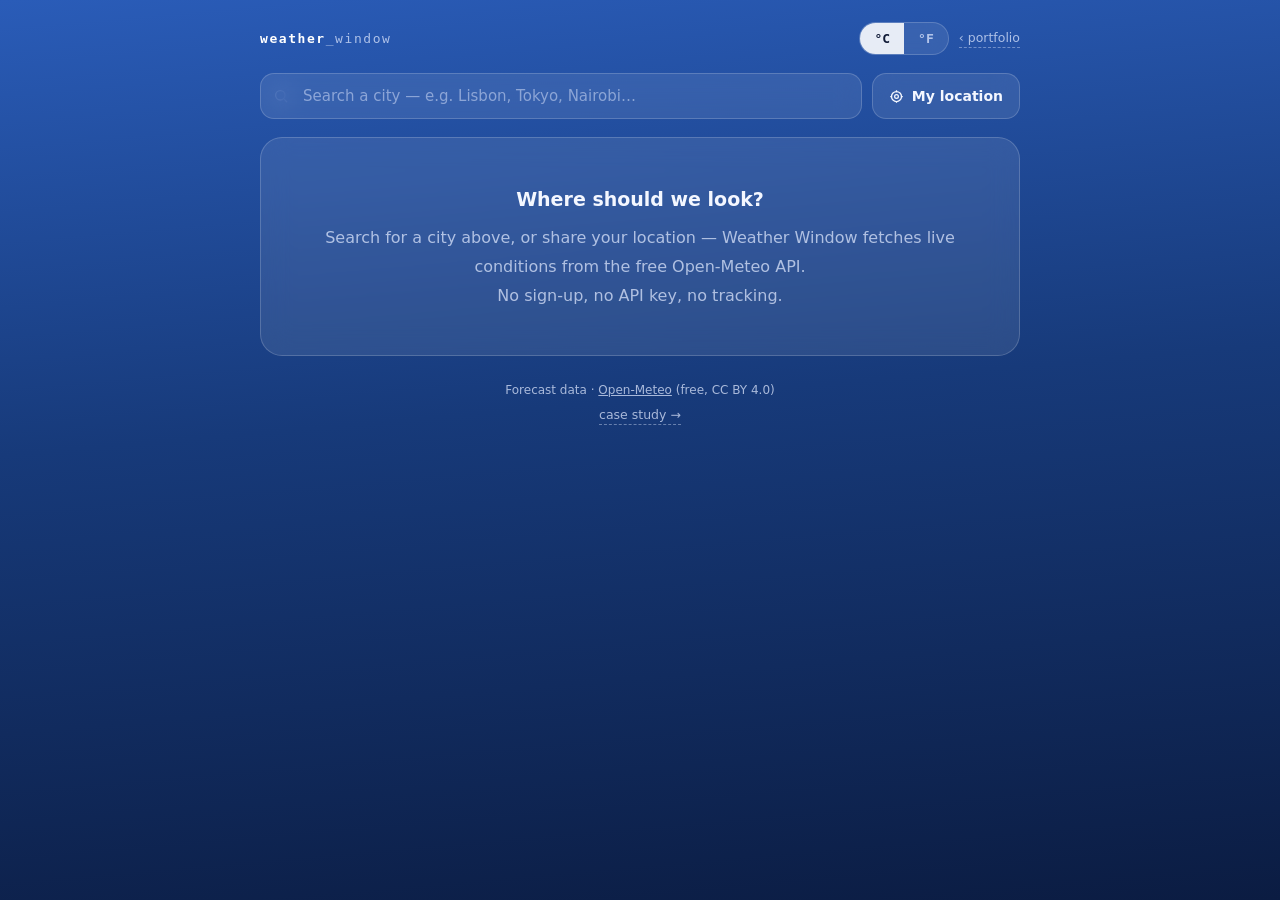
<file: demos/weather-window.html>
<!doctype html>
<html lang="en">
<head>
<meta charset="utf-8" />
<meta name="viewport" content="width=device-width, initial-scale=1, viewport-fit=cover" />
<title>Weather Window — live weather, no keys, no sign-up</title>
<meta name="description" content="Weather Window: current conditions, hourly and 7-day forecasts powered by the free Open-Meteo API." />
<link rel="icon" href="/icon.svg" type="image/svg+xml" />
<style>
  :root {
    --card: rgba(255, 255, 255, 0.09);
    --card-border: rgba(255, 255, 255, 0.18);
    --text: #f4f7ff;
    --muted: rgba(226, 234, 255, 0.72);
    --mono: ui-monospace, "SF Mono", "Cascadia Code", Menlo, monospace;
    --sans: ui-sans-serif, system-ui, -apple-system, "Segoe UI", sans-serif;
    --sky-a: #1e2a78; --sky-b: #0b1030; --sky-c: #05070d;
  }
  * { box-sizing: border-box; margin: 0; padding: 0; }
  body[data-sky="day-clear"]  { --sky-a: #2a5cb8; --sky-b: #173a7a; --sky-c: #0b1c42; }
  body[data-sky="day-cloud"]  { --sky-a: #3d5a96; --sky-b: #253a66; --sky-c: #101a36; }
  body[data-sky="rain"]       { --sky-a: #24344f; --sky-b: #16233a; --sky-c: #0a1220; }
  body[data-sky="snow"]       { --sky-a: #48607e; --sky-b: #2c3f58; --sky-c: #141f30; }
  body[data-sky="night"]      { --sky-a: #141a3d; --sky-b: #0a0e24; --sky-c: #05070d; }
  body {
    min-height: 100svh;
    background: linear-gradient(175deg, var(--sky-a) 0%, var(--sky-b) 45%, var(--sky-c) 100%);
    background-attachment: fixed;
    transition: background 0.8s ease;
    color: var(--text);
    font-family: var(--sans);
    padding: 22px 16px 48px;
  }
  .app { max-width: 760px; margin: 0 auto; }

  .top { display: flex; align-items: center; justify-content: space-between; gap: 12px; margin-bottom: 18px; flex-wrap: wrap; }
  .brand { font-family: var(--mono); font-size: 13px; letter-spacing: 0.12em; color: var(--muted); }
  .brand b { color: #fff; }
  .top-right { display: flex; align-items: center; gap: 10px; }
  a.home { font-size: 12.5px; color: var(--muted); text-decoration: none; border-bottom: 1px dashed rgba(226,234,255,.4); padding-bottom: 2px; }
  a.home:hover { color: #fff; border-color: #fff; }

  .unit-toggle {
    display: inline-flex; border: 1px solid var(--card-border); border-radius: 999px; overflow: hidden;
    background: var(--card); backdrop-filter: blur(10px);
  }
  .unit-toggle button {
    cursor: pointer; border: 0; background: transparent; color: var(--muted);
    font: inherit; font-family: var(--mono); font-size: 13px; font-weight: 700; padding: 8px 14px;
    transition: all .15s ease;
  }
  .unit-toggle button[aria-pressed="true"] { background: rgba(255,255,255,.88); color: #101a36; }

  .search-row { position: relative; display: flex; gap: 10px; margin-bottom: 18px; flex-wrap: wrap; }
  .search-box { position: relative; flex: 1; min-width: 220px; }
  .search-box svg { position: absolute; left: 13px; top: 50%; transform: translateY(-50%); color: var(--muted); pointer-events: none; }
  #search {
    width: 100%; border: 1px solid var(--card-border); background: var(--card);
    backdrop-filter: blur(12px); color: #fff; border-radius: 14px;
    padding: 13px 14px 13px 42px; font: inherit; font-size: 15px;
  }
  #search::placeholder { color: rgba(226,234,255,.5); }
  #results {
    position: absolute; top: calc(100% + 8px); left: 0; right: 0; z-index: 20;
    background: rgba(13, 20, 44, 0.96); border: 1px solid var(--card-border); border-radius: 14px;
    overflow: hidden; backdrop-filter: blur(18px); box-shadow: 0 24px 60px -20px rgba(0,0,0,.7);
    list-style: none;
  }
  #results:empty { display: none; }
  #results button {
    display: block; width: 100%; text-align: left; cursor: pointer;
    background: transparent; border: 0; color: var(--text); font: inherit;
    padding: 11px 14px; font-size: 14px; transition: background .12s ease;
  }
  #results button:hover, #results button.active { background: rgba(255,255,255,.1); }
  #results .sub { color: var(--muted); font-size: 12px; margin-left: 6px; }

  .ghost-btn {
    cursor: pointer; border: 1px solid var(--card-border); background: var(--card);
    backdrop-filter: blur(12px); color: var(--text); font: inherit; font-size: 14px; font-weight: 600;
    border-radius: 14px; padding: 13px 16px; display: inline-flex; align-items: center; gap: 8px;
    transition: all .15s ease; white-space: nowrap;
  }
  .ghost-btn:hover { border-color: rgba(255,255,255,.5); transform: translateY(-1px); }
  .ghost-btn:active { transform: scale(.97); }
  .ghost-btn:disabled { opacity: .55; cursor: wait; transform: none; }
  button:focus-visible, input:focus-visible, a:focus-visible { outline: 2px solid #fff; outline-offset: 2px; }

  .card {
    background: var(--card); border: 1px solid var(--card-border);
    border-radius: 22px; backdrop-filter: blur(14px); -webkit-backdrop-filter: blur(14px);
    padding: 22px;
  }

  .current-grid { display: grid; grid-template-columns: 1fr auto; gap: 14px; align-items: center; }
  @media (max-width: 560px) { .current-grid { grid-template-columns: 1fr; } }
  .place { font-size: 15px; font-weight: 600; letter-spacing: .02em; }
  .place small { display: block; color: var(--muted); font-weight: 400; margin-top: 3px; font-size: 12.5px; }
  .big-temp { font-family: var(--mono); font-size: clamp(56px, 14vw, 84px); font-weight: 800; line-height: 1; letter-spacing: -0.02em; }
  .cond { color: var(--muted); font-size: 15px; margin-top: 8px; }
  .meta-row { display: flex; flex-wrap: wrap; gap: 8px 18px; margin-top: 16px; font-family: var(--mono); font-size: 12.5px; color: var(--muted); }
  .meta-row b { color: var(--text); font-weight: 600; }
  .icon-big { width: clamp(84px, 20vw, 120px); height: auto; color: #ffd166; filter: drop-shadow(0 6px 26px rgba(255, 209, 102, .35)); }
  .icon-big.cool { color: #bae6fd; filter: drop-shadow(0 6px 26px rgba(186, 230, 253, .3)); }

  .section-title { font-size: 11.5px; letter-spacing: .18em; text-transform: uppercase; color: var(--muted); margin: 22px 0 12px; font-weight: 600; }
  .hours { display: flex; gap: 10px; overflow-x: auto; padding-bottom: 8px; scroll-snap-type: x mandatory; -webkit-overflow-scrolling: touch; }
  .hour {
    scroll-snap-align: start; flex: 0 0 auto; width: 74px; text-align: center;
    background: var(--card); border: 1px solid var(--card-border); border-radius: 16px;
    padding: 12px 6px; backdrop-filter: blur(10px);
  }
  .hour .h { font-family: var(--mono); font-size: 11.5px; color: var(--muted); }
  .hour svg { width: 26px; height: 26px; margin: 8px auto; display: block; }
  .hour .t { font-family: var(--mono); font-size: 15px; font-weight: 700; }
  .hour .p { font-family: var(--mono); font-size: 10.5px; color: #7dd3fc; margin-top: 4px; min-height: 13px; }

  .days { display: grid; gap: 8px; }
  .day {
    display: grid; grid-template-columns: 72px 30px 1fr auto; align-items: center; gap: 12px;
    background: var(--card); border: 1px solid var(--card-border); border-radius: 14px;
    padding: 10px 14px; backdrop-filter: blur(10px);
    font-family: var(--mono); font-size: 13px;
  }
  .day .d { color: var(--muted); }
  .day svg { width: 24px; height: 24px; }
  .day .range { display: flex; align-items: center; gap: 8px; }
  .day .lo { color: var(--muted); }
  .day .track { position: relative; flex: 1; height: 5px; border-radius: 3px; background: rgba(255,255,255,.12); overflow: hidden; min-width: 60px; }
  .day .fill { position: absolute; top: 0; bottom: 0; border-radius: 3px; background: linear-gradient(90deg, #7dd3fc, #fbbf24); }
  .day .hi { font-weight: 700; }
  .day .pp { color: #7dd3fc; font-size: 11px; }

  .empty, .error-box { text-align: center; padding: 44px 22px; color: var(--muted); line-height: 1.8; }
  .empty h2, .error-box h2 { color: var(--text); font-size: 19px; margin-bottom: 8px; }
  .error-box .ghost-btn { margin-top: 16px; }
  .spin { display: inline-block; width: 16px; height: 16px; border: 2px solid rgba(255,255,255,.3); border-top-color: #fff; border-radius: 50%; animation: spin 0.8s linear infinite; vertical-align: -3px; }
  @keyframes spin { to { transform: rotate(360deg); } }
  .skeleton { position: relative; overflow: hidden; min-height: 130px; }
  .skeleton::after {
    content: ""; position: absolute; inset: 0;
    background: linear-gradient(100deg, transparent 30%, rgba(255,255,255,.07) 50%, transparent 70%);
    animation: shimmer 1.4s infinite;
  }
  @keyframes shimmer { to { transform: translateX(100%); } }

  footer { margin-top: 22px; text-align: center; color: var(--muted); font-size: 12px; line-height: 2; }
  footer a { color: var(--muted); }
  @media (prefers-reduced-motion: reduce) {
    .spin, .skeleton::after { animation: none; }
    body { transition: none; }
  }
</style>
</head>
<body data-sky="day-clear">
<div class="app">
  <div class="top">
    <p class="brand"><b>weather</b>_window</p>
    <div class="top-right">
      <div class="unit-toggle" role="group" aria-label="Temperature units">
        <button type="button" id="u-c" aria-pressed="true">°C</button>
        <button type="button" id="u-f" aria-pressed="false">°F</button>
      </div>
      <a class="home" href="/" target="_top">‹ portfolio</a>
    </div>
  </div>

  <div class="search-row">
    <div class="search-box">
      <svg width="16" height="16" viewBox="0 0 24 24" fill="none" stroke="currentColor" stroke-width="2" aria-hidden="true"><circle cx="11" cy="11" r="7"/><path d="m21 21-4.3-4.3"/></svg>
      <input id="search" type="text" placeholder="Search a city — e.g. Lisbon, Tokyo, Nairobi…" autocomplete="off" aria-label="Search for a city" aria-expanded="false" />
      <ul id="results" role="listbox" aria-label="Search results"></ul>
    </div>
    <button class="ghost-btn" id="geo-btn" type="button">
      <svg width="15" height="15" viewBox="0 0 24 24" fill="none" stroke="currentColor" stroke-width="2" aria-hidden="true"><circle cx="12" cy="12" r="3"/><path d="M12 2v3m0 14v3M2 12h3m14 0h3"/><circle cx="12" cy="12" r="8"/></svg>
      My location
    </button>
  </div>

  <div id="content" aria-live="polite">
    <section class="card empty">
      <h2>Where should we look?</h2>
      <p>Search for a city above, or share your location — Weather Window fetches live conditions from the free Open-Meteo API.<br/>No sign-up, no API key, no tracking.</p>
    </section>
  </div>

  <footer>
    <p>Forecast data · <a href="https://open-meteo.com/" target="_blank" rel="noopener noreferrer">Open-Meteo</a> (free, CC BY 4.0)</p>
    <p><a class="home" href="/#work" target="_top">case study →</a></p>
  </footer>
</div>

<script>
(function () {
  "use strict";

  var STORE_KEY = "weather-window:v1";
  var GEO_URL = "https://geocoding-api.open-meteo.com/v1/search";
  var API_URL = "https://api.open-meteo.com/v1/forecast";

  var $ = function (id) { return document.getElementById(id); };
  var contentEl = $("content"), searchEl = $("search"), resultsEl = $("results");

  var state = {
    unit: "c",
    place: null,   // { name, admin, lat, lon }
    weather: null  // API response
  };

  try {
    var saved = JSON.parse(localStorage.getItem(STORE_KEY) || "null");
    if (saved && saved.unit) state.unit = saved.unit;
    if (saved && saved.place) state.place = saved.place;
  } catch (e) {}

  function persist() {
    try {
      localStorage.setItem(STORE_KEY, JSON.stringify({ unit: state.unit, place: state.place }));
    } catch (e) {}
  }

  /* ── Weather code → label + icon + sky ─────────────────── */
  function codeInfo(code, isDay) {
    var d = isDay !== 0;
    if (code === 0) return d ? { label: "Clear sky", icon: "sun", sky: "day-clear" } : { label: "Clear night", icon: "moon", sky: "night" };
    if (code === 1) return d ? { label: "Mostly clear", icon: "suncloud", sky: "day-clear" } : { label: "Mostly clear", icon: "moondim", sky: "night" };
    if (code === 2) return { label: "Partly cloudy", icon: d ? "suncloud" : "moondim", sky: d ? "day-cloud" : "night" };
    if (code === 3) return { label: "Overcast", icon: "cloud", sky: d ? "day-cloud" : "night" };
    if (code === 45 || code === 48) return { label: "Fog", icon: "fog", sky: d ? "day-cloud" : "night" };
    if ([51, 53, 55, 56, 57].indexOf(code) >= 0) return { label: "Drizzle", icon: "rain", sky: "rain" };
    if ([61, 63, 65, 66, 67, 80, 81, 82].indexOf(code) >= 0) return { label: "Rain", icon: "rain", sky: "rain" };
    if ([71, 73, 75, 77, 85, 86].indexOf(code) >= 0) return { label: "Snow", icon: "snow", sky: "snow" };
    if ([95, 96, 99].indexOf(code) >= 0) return { label: "Thunderstorm", icon: "storm", sky: "rain" };
    return { label: "Unknown", icon: "cloud", sky: d ? "day-cloud" : "night" };
  }

  var ICONS = {
    sun: '<svg viewBox="0 0 24 24" fill="none" stroke="currentColor" stroke-width="1.8" class="icon-big" aria-hidden="true"><circle cx="12" cy="12" r="4.4"/><path d="M12 2.5v2.2m0 14.6v2.2M2.5 12h2.2m14.6 0h2.2M5 5l1.6 1.6M17.4 17.4 19 19M19 5l-1.6 1.6M6.6 17.4 5 19"/></svg>',
    moon: '<svg viewBox="0 0 24 24" fill="none" stroke="#dbeafe" stroke-width="1.8" class="icon-big cool" aria-hidden="true"><path d="M20 14.5A8.5 8.5 0 0 1 9.5 4 8.5 8.5 0 1 0 20 14.5Z"/></svg>',
    moondim: '<svg viewBox="0 0 24 24" fill="none" stroke="#cbd5f5" stroke-width="1.8" class="icon-big cool" aria-hidden="true"><path d="M19 14A7.5 7.5 0 0 1 10 5a7.5 7.5 0 1 0 9 9Z"/><path d="M17 8.5h3M11 17.5h5"/></svg>',
    suncloud: '<svg viewBox="0 0 24 24" fill="none" stroke="currentColor" stroke-width="1.8" class="icon-big" aria-hidden="true"><path d="M8.5 9.5a3 3 0 0 1 5.7-1.2M12 3v1.5M5.5 6 7 7.5M3.5 11H5" transform="translate(-1 -2)"/><path d="M8 19h8a4 4 0 0 0 .7-7.9A5.5 5.5 0 0 0 6.2 13 3.4 3.4 0 0 0 8 19Z" stroke="#e2e8f0"/></svg>',
    cloud: '<svg viewBox="0 0 24 24" fill="none" stroke="#cbd5f5" stroke-width="1.8" class="icon-big cool" aria-hidden="true"><path d="M7 19h10a4 4 0 0 0 .7-7.9 5.5 5.5 0 0 0-10.6 1.9A3.4 3.4 0 0 0 7 19Z"/></svg>',
    fog: '<svg viewBox="0 0 24 24" fill="none" stroke="#cbd5f5" stroke-width="1.8" class="icon-big cool" aria-hidden="true"><path d="M4 10h16M6 14h12M5 18h14"/></svg>',
    rain: '<svg viewBox="0 0 24 24" fill="none" stroke="currentColor" stroke-width="1.8" class="icon-big cool" aria-hidden="true" color="#bae6fd"><path d="M7 15h10a4 4 0 0 0 .7-7.9 5.5 5.5 0 0 0-10.6 1.9A3.4 3.4 0 0 0 7 15Z" stroke="#e2e8f0"/><path d="m8 17.5-1 2.5M13 17.5l-1 2.5M18 17.5l-1 2.5" stroke="#7dd3fc"/></svg>',
    snow: '<svg viewBox="0 0 24 24" fill="none" stroke="#e0f2fe" stroke-width="1.8" class="icon-big cool" aria-hidden="true"><path d="M7 15h10a4 4 0 0 0 .7-7.9 5.5 5.5 0 0 0-10.6 1.9A3.4 3.4 0 0 0 7 15Z" stroke="#e2e8f0"/><path d="M8 18.5h.01M12 19.5h.01M16 18.5h.01" stroke-width="2.6" stroke-linecap="round" stroke="#7dd3fc"/></svg>',
    storm: '<svg viewBox="0 0 24 24" fill="none" stroke="currentColor" stroke-width="1.8" class="icon-big" aria-hidden="true"><path d="M7 14h10a4 4 0 0 0 .7-7.9 5.5 5.5 0 0 0-10.6 1.9A3.4 3.4 0 0 0 7 14Z" stroke="#e2e8f0"/><path d="m13 12-3.5 4.5H12l-1.5 4 4.5-5.5H12l1.5-3Z" stroke="#fbbf24" fill="rgba(251,191,36,.25)"/></svg>'
  };
  function icon(name, cls) {
    var svg = ICONS[name] || ICONS.cloud;
    return cls ? svg.replace('class="icon-big', 'class="' + cls) : svg;
  }

  function t(tempC) {
    var v = state.unit === "c" ? tempC : tempC * 9 / 5 + 32;
    return Math.round(v) + "°";
  }

  /* ── Rendering ─────────────────────────────────────────── */
  function renderWeather() {
    var w = state.weather, p = state.place;
    if (!w || !p) return;
    var c = w.current;
    var info = codeInfo(c.weather_code, c.is_day);
    document.body.dataset.sky = info.sky;

    var placeLabel = esc(p.name) + (p.admin ? '<small>' + esc(p.admin) + "</small>" : "");

    /* Hourly: next 12 slots from the current local hour */
    var nowKey = c.time.slice(0, 13);
    var startIdx = 0;
    for (var i = 0; i < w.hourly.time.length; i++) {
      if (w.hourly.time[i].slice(0, 13) >= nowKey) { startIdx = i; break; }
    }
    var hoursHtml = "";
    for (i = startIdx; i < Math.min(startIdx + 12, w.hourly.time.length); i++) {
      var hi = codeInfo(w.hourly.weather_code[i], 1);
      var pp = w.hourly.precipitation_probability[i];
      var hourStr = w.hourly.time[i].slice(11, 16);
      hoursHtml +=
        '<div class="hour"><div class="h">' + hourStr + '</div>' +
        '<div style="color:#cbd5f5">' + icon(hi.icon, "hour-ic") + "</div>" +
        '<div class="t">' + t(w.hourly.temperature_2m[i]) + "</div>" +
        '<div class="p">' + (pp >= 10 ? pp + "%" : "") + "</div></div>";
    }

    /* Daily */
    var minAll = Math.min.apply(null, w.daily.temperature_2m_min);
    var maxAll = Math.max.apply(null, w.daily.temperature_2m_max);
    var names = ["Sun", "Mon", "Tue", "Wed", "Thu", "Fri", "Sat"];
    var daysHtml = "";
    for (i = 0; i < w.daily.time.length; i++) {
      var di = codeInfo(w.daily.weather_code[i], 1);
      var dname = i === 0 ? "Today" : names[new Date(w.daily.time[i] + "T12:00:00").getDay()];
      var lo = w.daily.temperature_2m_min[i], hi2 = w.daily.temperature_2m_max[i];
      var left = ((lo - minAll) / (maxAll - minAll || 1)) * 100;
      var width = Math.max(6, ((hi2 - lo) / (maxAll - minAll || 1)) * 100);
      var pp2 = w.daily.precipitation_probability_max[i];
      daysHtml +=
        '<div class="day"><span class="d">' + dname + "</span>" +
        '<span style="color:#cbd5f5">' + icon(di.icon, "day-ic") + "</span>" +
        '<span><span class="lo">' + t(lo) + '</span> <span class="range" style="display:inline-flex;width:62%;vertical-align:middle;">' +
        '<span class="track" style="width:100%;"><span class="fill" style="left:' + left.toFixed(1) + "%;width:" + width.toFixed(1) + '%;"></span></span></span></span>' +
        '<span><span class="hi">' + t(hi2) + "</span>" + (pp2 >= 10 ? ' <span class="pp">' + pp2 + "%</span>" : "") + "</span></div>";
    }

    contentEl.innerHTML =
      '<section class="card" aria-label="Current conditions">' +
        '<div class="current-grid"><div>' +
          '<p class="place">' + placeLabel + "</p>" +
          '<p class="big-temp">' + t(c.temperature_2m) + "</p>" +
          '<p class="cond">' + info.label + " · feels like <b style=\"color:var(--text)\">" + t(c.apparent_temperature) + "</b></p>" +
          '<div class="meta-row"><span>humidity <b>' + c.relative_humidity_2m + "%</b></span>" +
          "<span>wind <b>" + Math.round(c.wind_speed_10m) + " km/h</b></span>" +
          "<span>updated <b>" + c.time.slice(11, 16) + "</b></span></div>" +
        "</div><div>" + icon(info.icon) + "</div></div>" +
      "</section>" +
      '<h2 class="section-title">Next 12 hours</h2><div class="hours">' + hoursHtml + "</div>" +
      '<h2 class="section-title">Next 7 days</h2><div class="days">' + daysHtml + "</div>";
  }

  function renderLoading(placeName) {
    contentEl.innerHTML =
      '<section class="card skeleton" aria-label="Loading weather">' +
      '<p style="color:var(--muted);font-size:14px;"><span class="spin"></span>&nbsp;&nbsp;Fetching weather for <b style="color:var(--text)">' + esc(placeName) + "</b>…</p></section>";
  }

  function renderError(message) {
    contentEl.innerHTML =
      '<section class="card error-box"><h2>Couldn’t load the forecast</h2><p>' + esc(message) + "</p>" +
      '<button class="ghost-btn" id="retry-btn" type="button">Try again</button></section>';
    $("retry-btn").addEventListener("click", function () {
      if (state.place) loadWeather(state.place);
    });
  }

  function esc(s) {
    return String(s).replace(/&/g, "&amp;").replace(/</g, "&lt;").replace(/>/g, "&gt;");
  }

  /* ── Data loading ──────────────────────────────────────── */
  function loadWeather(place) {
    state.place = place;
    persist();
    renderLoading(place.name);
    var url = API_URL +
      "?latitude=" + place.lat + "&longitude=" + place.lon +
      "&current=temperature_2m,relative_humidity_2m,apparent_temperature,weather_code,wind_speed_10m,is_day" +
      "&hourly=temperature_2m,precipitation_probability,weather_code" +
      "&daily=weather_code,temperature_2m_max,temperature_2m_min,precipitation_probability_max" +
      "&timezone=auto&forecast_days=7";

    fetch(url)
      .then(function (res) { if (!res.ok) throw new Error("HTTP " + res.status); return res.json(); })
      .then(function (data) {
        state.weather = data;
        renderWeather();
      })
      .catch(function () {
        renderError("The Open-Meteo API is unreachable right now — check your connection and try again.");
      });
  }

  /* ── Search ────────────────────────────────────────────── */
  var debounceId = 0;
  var lastQuery = "";
  searchEl.addEventListener("input", function () {
    var q = searchEl.value.trim();
    clearTimeout(debounceId);
    if (q.length < 2) { resultsEl.innerHTML = ""; searchEl.setAttribute("aria-expanded", "false"); return; }
    debounceId = setTimeout(function () {
      if (q === lastQuery) return;
      lastQuery = q;
      fetch(GEO_URL + "?name=" + encodeURIComponent(q) + "&count=6&language=en&format=json")
        .then(function (res) { return res.json(); })
        .then(function (data) {
          var results = (data && data.results) || [];
          resultsEl.innerHTML = "";
          searchEl.setAttribute("aria-expanded", String(results.length > 0));
          if (!results.length) {
            resultsEl.innerHTML = '<li><button type="button" disabled>No matches for “' + esc(q) + '”</button></li>';
            return;
          }
          results.forEach(function (r) {
            var li = document.createElement("li");
            var btn = document.createElement("button");
            btn.type = "button";
            btn.innerHTML = esc(r.name) + '<span class="sub">' +
              esc([r.admin1, r.country].filter(Boolean).join(", ")) + "</span>";
            btn.addEventListener("click", function () {
              resultsEl.innerHTML = "";
              searchEl.value = r.name;
              searchEl.setAttribute("aria-expanded", "false");
              loadWeather({
                name: r.name,
                admin: [r.admin1, r.country].filter(Boolean).join(", "),
                lat: r.latitude, lon: r.longitude
              });
            });
            li.appendChild(btn);
            resultsEl.appendChild(li);
          });
        })
        .catch(function () { /* keep old results on network hiccups */ });
    }, 300);
  });

  searchEl.addEventListener("keydown", function (e) {
    if (e.key === "Enter") {
      var first = resultsEl.querySelector("button:not([disabled])");
      if (first) first.click();
    }
    if (e.key === "Escape") { resultsEl.innerHTML = ""; }
  });
  document.addEventListener("click", function (e) {
    if (!e.target.closest(".search-box")) resultsEl.innerHTML = "";
  });

  /* ── Geolocation ───────────────────────────────────────── */
  $("geo-btn").addEventListener("click", function () {
    var btn = $("geo-btn");
    if (!("geolocation" in navigator)) {
      renderError("Geolocation is not supported by this browser — search for a city instead.");
      return;
    }
    btn.disabled = true;
    var original = btn.innerHTML;
    btn.innerHTML = '<span class="spin"></span> Locating…';
    navigator.geolocation.getCurrentPosition(
      function (pos) {
        btn.disabled = false;
        btn.innerHTML = original;
        loadWeather({
          name: "My location",
          admin: pos.coords.latitude.toFixed(2) + "°, " + pos.coords.longitude.toFixed(2) + "°",
          lat: pos.coords.latitude, lon: pos.coords.longitude
        });
      },
      function () {
        btn.disabled = false;
        btn.innerHTML = original;
        renderError("Location access was denied or timed out. You can still search for a city above.");
      },
      { timeout: 10000, maximumAge: 300000 }
    );
  });

  /* ── Units ─────────────────────────────────────────────── */
  function setUnit(u) {
    state.unit = u;
    $("u-c").setAttribute("aria-pressed", String(u === "c"));
    $("u-f").setAttribute("aria-pressed", String(u === "f"));
    persist();
    if (state.weather) renderWeather();
  }
  $("u-c").addEventListener("click", function () { setUnit("c"); });
  $("u-f").addEventListener("click", function () { setUnit("f"); });
  setUnit(state.unit);

  /* Auto-load the last viewed place */
  if (state.place) loadWeather(state.place);
})();
</script>
</body>
</html>
</file>
<file: style.css>
@import url('https://fonts.googleapis.com/css2?family=Bricolage+Grotesque:opsz,wght@12..96,400;12..96,600;12..96,800&family=JetBrains+Mono:wght@400;500;700&display=swap');

:root{
  --night:#07070d;--ink:#0c0b15;--umbra:#11101c;--panel:#151322;
  --text:#f5f2ff;--muted:#a7a2ba;--line:rgba(255,255,255,.10);
  --violet:#8b7cff;--violet2:#b76cff;--cyan:#53e7ff;--pink:#ff55c8;
  --orange:#ffb347;--corona:#ffb347;--green:#55e68b;
  --font:'Bricolage Grotesque',system-ui,sans-serif;--mono:'JetBrains Mono',monospace;
  --r:24px;--max:1180px;
}
*{box-sizing:border-box}
html{scroll-behavior:smooth;background:var(--night)}
body{margin:0;background:radial-gradient(circle at 75% 10%,rgba(139,124,255,.09),transparent 30%),radial-gradient(circle at 15% 45%,rgba(255,85,200,.05),transparent 28%),linear-gradient(180deg,#06060b 0%,#090812 45%,#07070d 100%);color:var(--text);font-family:var(--font);line-height:1.6;overflow-x:hidden}
body::before{content:"";position:fixed;inset:0;pointer-events:none;opacity:.25;background-image:radial-gradient(rgba(255,255,255,.22) 1px,transparent 1px);background-size:70px 70px;mask-image:linear-gradient(to bottom,black,transparent 70%)}
a{color:inherit}button{font:inherit}
.skip{position:fixed;left:12px;top:12px;z-index:100;padding:10px 14px;background:#fff;color:#000;border-radius:10px;transform:translateY(-150%)}.skip:focus{transform:none}

/* Header */
.site-header{position:fixed;inset:0 0 auto;z-index:80;height:76px;display:flex;align-items:center;justify-content:space-between;padding:12px clamp(18px,4vw,44px);background:linear-gradient(180deg,rgba(5,5,10,.94),rgba(5,5,10,.55),transparent);backdrop-filter:blur(12px);-webkit-backdrop-filter:blur(12px)}
.brand{display:flex;align-items:center;gap:9px;text-decoration:none;font-size:1.35rem;font-weight:800;letter-spacing:-.04em}.brand svg{filter:drop-shadow(0 0 10px rgba(255,179,71,.45))}
.nav,.header-contact{display:none!important}
.menu-toggle{display:grid;place-items:center;width:46px;height:46px;margin-left:auto;padding:9px;border:1px solid rgba(255,255,255,.15);border-radius:14px;background:rgba(15,14,25,.72);cursor:pointer;box-shadow:0 0 24px rgba(139,124,255,.08);position:relative;z-index:90}.menu-toggle span{display:block;width:23px;height:2px;margin:3px 0;border-radius:99px;background:var(--text);transition:.25s}.menu-toggle.is-open{border-color:rgba(139,124,255,.55);background:rgba(139,124,255,.13)}.menu-toggle.is-open span:nth-child(1){transform:translateY(8px) rotate(45deg)}.menu-toggle.is-open span:nth-child(2){opacity:0}.menu-toggle.is-open span:nth-child(3){transform:translateY(-8px) rotate(-45deg)}
.mobile-menu{position:fixed;z-index:85;top:0;right:0;width:min(360px,68vw);height:100dvh;padding:100px 26px 30px;background:linear-gradient(155deg,rgba(22,19,42,.98),rgba(7,7,13,.98));border-left:1px solid rgba(139,124,255,.28);box-shadow:-30px 0 100px rgba(0,0,0,.55),-8px 0 50px rgba(139,124,255,.10);backdrop-filter:blur(24px);-webkit-backdrop-filter:blur(24px);transform:translateX(105%);visibility:hidden;transition:transform .35s cubic-bezier(.22,1,.36,1),visibility .35s;overflow-y:auto}.mobile-menu::before{content:"MENU";display:block;margin-bottom:22px;color:var(--violet);font:700 .72rem var(--mono);letter-spacing:.18em}.mobile-menu.is-open{transform:translateX(0);visibility:visible}.mobile-menu a{display:flex;align-items:center;min-height:48px;padding:10px 12px;margin:4px 0;border-radius:13px;color:var(--muted);text-decoration:none;font-size:1.05rem;font-weight:700;transition:.2s}.mobile-menu a:hover,.mobile-menu a:focus-visible{color:#fff;background:linear-gradient(90deg,rgba(139,124,255,.16),transparent);padding-left:18px;outline:none}.mobile-menu a::after{content:'↗';margin-left:auto;color:rgba(255,255,255,.22)}

main{position:relative}.section{width:min(var(--max),calc(100% - 40px));margin:0 auto;padding:110px 0}.section-head{max-width:760px;margin-bottom:42px}.section-head h2{margin:0;font-size:clamp(2rem,5vw,3.7rem);line-height:1.02;letter-spacing:-.055em}.section-head p:not(.eyebrow){margin:18px 0 0;color:var(--muted);font-size:1.06rem}.eyebrow{margin:0 0 10px;color:var(--violet)!important;font:700 .74rem var(--mono);letter-spacing:.16em;text-transform:uppercase}

/* Hero */
.hero{position:relative;min-height:100svh;width:min(var(--max),calc(100% - 40px));margin:0 auto;padding:120px 0 90px;display:flex;flex-direction:column;justify-content:center;overflow:hidden}.hero-copy{position:relative;z-index:2;max-width:720px}.hero-kicker{display:inline-flex;align-items:center;gap:10px;margin:0 0 25px;padding:8px 12px;border:1px solid rgba(255,255,255,.10);border-radius:999px;background:rgba(16,15,27,.58);color:#d4d0e1;font-size:.85rem}.dot{width:9px;height:9px;border-radius:50%;background:var(--green);box-shadow:0 0 14px var(--green)}.hero h1{margin:0;font-size:clamp(3rem,8vw,6.6rem);line-height:.92;letter-spacing:-.07em;max-width:760px}.hero-lede{max-width:700px;margin:28px 0 0;color:var(--muted);font-size:clamp(1rem,2vw,1.18rem)}.hero-actions{display:flex;gap:12px;flex-wrap:wrap;margin-top:32px}.hero-hint{display:none}#eclipse{position:absolute;right:-7%;top:12%;width:min(55vw,600px);height:min(55vw,600px);z-index:0;pointer-events:none;filter:drop-shadow(0 0 45px rgba(255,107,74,.08))}

.btn{display:inline-flex;align-items:center;justify-content:center;min-height:50px;padding:12px 22px;border-radius:999px;text-decoration:none;font-weight:800;border:1px solid rgba(255,255,255,.13);transition:transform .2s,box-shadow .2s,border-color .2s,background .2s}.btn:hover{transform:translateY(-2px)}.btn-primary{background:linear-gradient(135deg,#ffc15c,#ff9f3f);color:#0a0910;box-shadow:0 12px 34px rgba(255,179,71,.18);border-color:transparent}.btn-primary:hover{box-shadow:0 16px 42px rgba(255,179,71,.28)}.btn-ghost{background:rgba(16,15,27,.62);color:var(--text)}.btn-ghost:hover{border-color:rgba(139,124,255,.55);box-shadow:0 0 30px rgba(139,124,255,.10)}

/* Game */
.console{border:1px solid rgba(139,124,255,.18);border-radius:26px;overflow:hidden;background:rgba(10,9,17,.8);box-shadow:0 30px 100px rgba(0,0,0,.3),0 0 70px rgba(139,124,255,.05)}.console-bar{display:flex;align-items:center;gap:12px;padding:13px 16px;border-bottom:1px solid var(--line);background:rgba(255,255,255,.025)}.console-dots{display:flex;gap:5px}.console-dots i{width:8px;height:8px;border-radius:50%;background:rgba(255,255,255,.2)}.console-title{font:500 .75rem var(--mono);color:var(--muted)}.console-open{margin-left:auto;color:var(--muted);font-size:.85rem}.console-screen{min-height:520px;display:grid;place-items:center;background:radial-gradient(circle at center,rgba(139,124,255,.07),transparent 55%)}.console-screen iframe{width:100%;height:520px;border:0;display:block}.console-start{display:flex;align-items:center;gap:12px;padding:18px 24px;border:1px solid rgba(139,124,255,.35);border-radius:18px;background:rgba(139,124,255,.08);color:var(--text);font-weight:800;cursor:pointer}.play-icon{width:0;height:0;border-top:8px solid transparent;border-bottom:8px solid transparent;border-left:12px solid var(--corona)}

/* Work */
.filters{display:flex;gap:8px;flex-wrap:wrap;margin-bottom:28px}.chip{padding:10px 15px;border:1px solid var(--line);border-radius:999px;background:rgba(15,14,25,.55);color:var(--muted);cursor:pointer}.chip.is-on,.chip:hover{color:#fff;border-color:rgba(139,124,255,.5);background:rgba(139,124,255,.12)}.projects{list-style:none;padding:0;margin:0;border-top:1px solid var(--line)}.project{display:grid;grid-template-columns:1fr 1.5fr auto;gap:30px;align-items:center;padding:34px 0;border-bottom:1px solid var(--line)}.project h3{margin:0;font-size:1.7rem}.kind{display:inline-block;margin-top:5px;color:var(--orange);font:500 .75rem var(--mono)}.blurb{margin:0;color:var(--muted)}.tech{display:flex;flex-wrap:wrap;gap:7px;padding:0;margin:18px 0 0;list-style:none}.tech li,.tags li{padding:5px 9px;border-radius:8px;background:rgba(255,255,255,.055);color:#bdb8cd;font:500 .72rem var(--mono)}.links{display:flex;justify-content:flex-end}.project[hidden]{display:none}

/* Services */
.service-grid{display:grid;grid-template-columns:repeat(3,1fr);gap:16px}.service-card{position:relative;min-height:230px;padding:28px;border:1px solid var(--line);border-radius:24px;overflow:hidden;background:linear-gradient(145deg,rgba(139,124,255,.12),rgba(17,16,28,.72) 55%);transition:.25s}.service-card:nth-child(2){background:linear-gradient(145deg,rgba(83,231,255,.09),rgba(17,16,28,.72) 55%)}.service-card:nth-child(3){background:linear-gradient(145deg,rgba(255,85,200,.10),rgba(17,16,28,.72) 55%)}.service-card:hover{transform:translateY(-6px);border-color:rgba(139,124,255,.35);box-shadow:0 25px 70px rgba(0,0,0,.3)}.service-number{color:var(--violet);font:700 .75rem var(--mono)}.service-card h3{margin:36px 0 8px;font-size:1.5rem}.service-card p{margin:0;color:var(--muted)}

/* Holographic pricing */
.pricing-grid{display:grid;grid-template-columns:repeat(3,1fr);gap:22px;align-items:stretch}.price-card{--glow:139,124,255;position:relative;isolation:isolate;display:flex;flex-direction:column;padding:30px;border:1px solid transparent;border-radius:28px;background:linear-gradient(145deg,rgba(18,17,31,.96),rgba(8,8,15,.94)) padding-box,linear-gradient(135deg,rgba(var(--glow),.85),rgba(255,255,255,.06),rgba(var(--glow),.2)) border-box;overflow:hidden;box-shadow:inset 0 0 35px rgba(var(--glow),.055),0 25px 70px rgba(0,0,0,.25);transition:transform .3s,box-shadow .3s}.price-card::before{content:"";position:absolute;inset:-1px;z-index:-1;border-radius:inherit;background:conic-gradient(from 210deg,transparent 0deg,rgba(var(--glow),.18) 80deg,transparent 150deg,rgba(255,255,255,.12) 210deg,transparent 300deg);filter:blur(10px);opacity:.7;animation:holo 8s linear infinite}.price-card::after{content:"";position:absolute;inset:auto -25% -35% -25%;height:170px;background:radial-gradient(ellipse,rgba(var(--glow),.20),transparent 65%);filter:blur(18px);z-index:-1}.price-card:nth-child(1){--glow:139,124,255}.price-card:nth-child(2){--glow:83,231,255;transform:translateY(-12px)}.price-card:nth-child(3){--glow:255,85,200}.price-card:hover{transform:translateY(-16px) scale(1.012);box-shadow:inset 0 0 45px rgba(var(--glow),.08),0 35px 100px rgba(var(--glow),.12)}.price-card:nth-child(2):hover{transform:translateY(-20px) scale(1.012)}.price-top{display:flex;justify-content:space-between;align-items:center;color:#d7d2e4;font-weight:800}.price-badge{font:700 .72rem var(--mono);color:rgba(var(--glow),1)}.price-card h3{margin:22px 0 0;font-size:clamp(2.4rem,4vw,3.4rem);line-height:1;letter-spacing:-.06em}.price-sub{min-height:48px;margin:12px 0 0;color:var(--muted)}.price-card ul{display:grid;gap:11px;padding:0;margin:25px 0 30px;list-style:none}.price-card li{color:#e6e2ef;font-size:.94rem}.price-card .muted-item{color:#777386}.price-btn{width:100%;margin-top:auto}.popular{position:absolute;top:16px;right:16px;padding:5px 9px;border-radius:999px;background:rgba(83,231,255,.13);border:1px solid rgba(83,231,255,.3);color:#8cefff;font:700 .64rem var(--mono);text-transform:uppercase;letter-spacing:.08em}.price-card.featured .price-top{padding-right:105px}@keyframes holo{to{transform:rotate(360deg)}}

/* Process / craft / about */
.process-grid{display:grid;grid-template-columns:repeat(4,1fr);border:1px solid var(--line);border-radius:24px;overflow:hidden}.process-grid article{padding:26px;min-height:190px;background:rgba(17,16,28,.75);border-right:1px solid var(--line)}.process-grid article:last-child{border-right:0}.process-grid span{color:var(--violet);font:700 .75rem var(--mono)}.process-grid h3{margin:28px 0 7px}.process-grid p{margin:0;color:var(--muted)}.bento{display:grid;grid-template-columns:1.25fr .75fr;gap:16px}.tile{padding:28px;border:1px solid var(--line);border-radius:24px;background:rgba(17,16,28,.72)}.tile-web{grid-row:span 2;background:linear-gradient(145deg,rgba(139,124,255,.12),rgba(17,16,28,.65))}.tile-game{background:linear-gradient(145deg,rgba(255,107,74,.11),rgba(17,16,28,.65))}.tile h3{margin:0;font-size:1.5rem}.tile p{color:var(--muted)}.tags{display:flex;flex-wrap:wrap;gap:7px;padding:0;margin:22px 0 0;list-style:none}.playing{padding-left:20px;color:var(--muted)}.link{color:var(--violet)}.about-grid{display:grid;grid-template-columns:1fr 1fr;gap:70px}.about h2{font-size:clamp(2.3rem,5vw,4rem);line-height:1}.prose{color:var(--muted);font-size:1.05rem}.sub{margin:36px 0 15px}.sub.first{margin-top:0}.principles{display:grid;gap:14px}.principles div{padding:16px;border-left:2px solid var(--violet);background:rgba(139,124,255,.05)}.principles dt{font-weight:800}.principles dd{margin:4px 0 0;color:var(--muted)}.timeline{list-style:none;padding:0;margin:0;border-left:1px solid var(--line)}.timeline li{padding:0 0 28px 20px}.when{color:var(--violet);font:700 .72rem var(--mono)}.timeline strong{display:block;margin-top:4px}.timeline p{margin:4px 0 0;color:var(--muted)}.toolbox{display:grid;grid-template-columns:1fr 1fr;gap:10px}.toolbox div{padding:15px;border:1px solid var(--line);border-radius:14px;background:rgba(255,255,255,.025)}.toolbox h4{margin:0}.toolbox p{margin:5px 0 0;color:var(--muted);font-size:.85rem}.learning{color:var(--muted)}

/* Contact/footer */
.contact-card{position:relative;padding:50px;border:1px solid rgba(139,124,255,.25);border-radius:30px;background:radial-gradient(circle at 80% 20%,rgba(255,179,71,.12),transparent 30%),linear-gradient(145deg,rgba(139,124,255,.10),rgba(17,16,28,.75));overflow:hidden}.contact-card h2{margin:0;font-size:clamp(2.2rem,5vw,4rem);line-height:1}.contact-card>p{max-width:700px;color:var(--muted);font-size:1.05rem}.contact-actions{display:flex;flex-wrap:wrap;gap:10px;margin-top:25px}.copy-status{min-height:25px}.socials{display:flex;gap:14px;flex-wrap:wrap;list-style:none;padding:0;margin:18px 0 0}.socials a{color:var(--muted)}.site-footer{display:flex;justify-content:space-between;gap:20px;width:min(var(--max),calc(100% - 40px));margin:0 auto;padding:30px 0 50px;color:#777386;font-size:.85rem;border-top:1px solid var(--line)}.site-footer a{color:var(--muted)}

@media(max-width:900px){.project{grid-template-columns:1fr;gap:15px}.links{justify-content:flex-start}.service-grid,.pricing-grid{grid-template-columns:1fr}.price-card:nth-child(2),.price-card:nth-child(2):hover{transform:none}.bento{grid-template-columns:1fr}.tile-web{grid-row:auto}.about-grid{grid-template-columns:1fr;gap:35px}.process-grid{grid-template-columns:1fr 1fr}.process-grid article:nth-child(2){border-right:0}.process-grid article:nth-child(-n+2){border-bottom:1px solid var(--line)}}
@media(max-width:620px){.section{width:min(100% - 28px,var(--max));padding:80px 0}.hero{width:min(100% - 28px,var(--max));padding-top:105px}.hero h1{font-size:clamp(2.65rem,12vw,4.4rem)}#eclipse{position:relative;order:-1;right:auto;top:auto;width:min(92vw,390px);height:min(92vw,390px);margin:0 auto -30px}.console-screen,.console-screen iframe{min-height:390px;height:390px}.mobile-menu{width:min(300px,78vw);padding-left:20px;padding-right:20px}.process-grid{grid-template-columns:1fr}.process-grid article{border-right:0!important;border-bottom:1px solid var(--line)}.process-grid article:last-child{border-bottom:0}.contact-card{padding:30px 22px}.site-footer{flex-direction:column}.price-card{padding:25px}.price-card h3{font-size:2.8rem}}
@media(prefers-reduced-motion:reduce){html{scroll-behavior:auto}.price-card::before{animation:none}.btn,.service-card,.price-card{transition:none}}
\n\n/* ───────────────────────── Complete professional upgrade ───────────────────────── */\nbody.modal-open{overflow:hidden}.links{gap:8px;flex-wrap:wrap}.project-details{cursor:pointer}\n.stats-section{padding-top:20px;padding-bottom:20px}.stats-grid{display:grid;grid-template-columns:repeat(4,1fr);border:1px solid var(--line);border-radius:22px;overflow:hidden;background:rgba(17,16,28,.55)}.stats-grid div{padding:24px;border-right:1px solid var(--line);display:grid;gap:4px}.stats-grid div:last-child{border-right:0}.stats-grid strong{font-size:clamp(1.7rem,4vw,2.7rem);letter-spacing:-.05em}.stats-grid span{color:var(--muted);font:500 .72rem var(--mono);text-transform:uppercase;letter-spacing:.08em}\n\n/* Project modal */\n.project-modal{position:fixed;inset:0;z-index:120;display:grid;place-items:center;padding:22px;background:rgba(3,3,8,.72);backdrop-filter:blur(18px);-webkit-backdrop-filter:blur(18px);opacity:0;visibility:hidden;pointer-events:none;transition:opacity .25s,visibility .25s}.project-modal.is-open{opacity:1;visibility:visible;pointer-events:auto}.modal-panel{position:relative;width:min(680px,100%);max-height:min(88svh,760px);overflow:auto;padding:34px;border:1px solid rgba(139,124,255,.3);border-radius:30px;background:linear-gradient(145deg,rgba(24,21,43,.98),rgba(8,8,15,.98));box-shadow:0 40px 120px rgba(0,0,0,.6),0 0 80px rgba(139,124,255,.12);transform:translateY(18px) scale(.98);transition:transform .3s cubic-bezier(.22,1,.36,1)}.project-modal.is-open .modal-panel{transform:none}.modal-close{position:absolute;right:18px;top:18px;width:40px;height:40px;border-radius:50%;border:1px solid var(--line);background:rgba(255,255,255,.05);color:var(--text);font-size:1.5rem;line-height:1;cursor:pointer}.project-preview{height:170px;margin:-4px -4px 26px;border-radius:22px;background:radial-gradient(circle at 35% 40%,rgba(83,231,255,.4),transparent 22%),radial-gradient(circle at 70% 60%,rgba(255,85,200,.32),transparent 25%),linear-gradient(135deg,rgba(139,124,255,.22),rgba(9,8,16,.85));border:1px solid rgba(255,255,255,.08);display:grid;place-items:center;overflow:hidden}.project-preview span{width:110px;height:110px;border-radius:50%;border:1px solid rgba(255,255,255,.3);box-shadow:0 0 60px rgba(139,124,255,.35),inset 0 0 40px rgba(255,255,255,.08)}.modal-panel h2{font-size:clamp(2.2rem,6vw,3.7rem);line-height:1;letter-spacing:-.06em;margin:0}.modal-blurb{color:var(--muted);font-size:1.05rem}.modal-panel h3{margin:28px 0 12px}.modal-tech{display:flex;flex-wrap:wrap;gap:8px;padding:0;margin:0;list-style:none}.modal-tech li{padding:7px 10px;border-radius:9px;background:rgba(139,124,255,.1);border:1px solid rgba(139,124,255,.18);color:#d8d2ee;font:500 .72rem var(--mono)}.modal-actions{display:flex;gap:10px;flex-wrap:wrap;margin-top:30px}.modal-actions .btn{flex:1;min-width:170px}\n\n/* Currently building */\n.building-grid{display:grid;grid-template-columns:repeat(2,1fr);gap:18px}.building-card{position:relative;padding:30px;border:1px solid var(--line);border-radius:26px;background:linear-gradient(145deg,rgba(139,124,255,.11),rgba(14,13,23,.82));overflow:hidden}.building-card:nth-child(2){background:linear-gradient(145deg,rgba(255,179,71,.09),rgba(14,13,23,.82))}.status-pill{display:inline-flex;align-items:center;gap:8px;padding:6px 10px;border:1px solid rgba(85,230,139,.24);border-radius:999px;color:#8cf2b0;background:rgba(85,230,139,.06);font:700 .68rem var(--mono);text-transform:uppercase;letter-spacing:.06em}.status-pill i{width:7px;height:7px;border-radius:50%;background:var(--green);box-shadow:0 0 10px var(--green)}.status-pill.warm{color:#ffd08b;border-color:rgba(255,179,71,.25);background:rgba(255,179,71,.06)}.status-pill.warm i{background:var(--orange);box-shadow:0 0 10px var(--orange)}.building-card h3{font-size:2rem;margin:28px 0 8px}.building-card p{color:var(--muted);max-width:600px}.building-card .tags{margin-top:18px}.building-card .tags span{padding:5px 9px;border-radius:8px;background:rgba(255,255,255,.05);color:#bdb8cd;font:500 .7rem var(--mono)}\n\n/* Behind build */\n.build-track{display:grid;grid-template-columns:repeat(4,1fr);border:1px solid var(--line);border-radius:24px;overflow:hidden}.build-track article{padding:26px;background:rgba(17,16,28,.7);border-right:1px solid var(--line)}.build-track article:last-child{border-right:0}.build-track span{color:var(--violet);font:700 .72rem var(--mono)}.build-track h3{margin:24px 0 7px}.build-track p{margin:0;color:var(--muted)}\n\n/* FAQ */\n.faq-list{display:grid;gap:10px;max-width:900px}.faq-list details{border:1px solid var(--line);border-radius:18px;background:rgba(17,16,28,.68);overflow:hidden}.faq-list summary{padding:20px 22px;cursor:pointer;font-weight:800;list-style:none;display:flex;justify-content:space-between;gap:15px}.faq-list summary::-webkit-details-marker{display:none}.faq-list summary::after{content:'+';color:var(--violet);font-size:1.2rem}.faq-list details[open] summary::after{content:'−'}.faq-list details p{padding:0 22px 20px;margin:0;color:var(--muted)}\n\n/* Project inquiry */\n.inquiry-form{margin-top:28px;padding:22px;border:1px solid rgba(139,124,255,.18);border-radius:22px;background:rgba(5,5,12,.28);display:grid;gap:15px;max-width:900px}.form-row{display:grid;grid-template-columns:1fr 1fr;gap:14px}.inquiry-form label{display:grid;gap:7px;color:#ddd8eb;font-size:.82rem;font-weight:700}.inquiry-form input,.inquiry-form select,.inquiry-form textarea{width:100%;border:1px solid rgba(255,255,255,.12);border-radius:12px;background:rgba(255,255,255,.04);color:var(--text);padding:12px 13px;outline:none;font:inherit}.inquiry-form select option{background:#11101c;color:#fff}.inquiry-form textarea{resize:vertical;min-height:120px}.inquiry-form input:focus,.inquiry-form select:focus,.inquiry-form textarea:focus{border-color:rgba(139,124,255,.65);box-shadow:0 0 0 3px rgba(139,124,255,.1)}.inquiry-form .btn{justify-self:start}.form-status{min-height:20px;margin:0;color:var(--muted);font-size:.82rem}\n\n/* Scroll reveal */\n.reveal{opacity:0;transform:translateY(22px);transition:opacity .7s ease,transform .7s cubic-bezier(.22,1,.36,1)}.reveal.is-visible{opacity:1;transform:none}@media(prefers-reduced-motion:reduce){.reveal{opacity:1;transform:none;transition:none}.project-modal,.modal-panel{transition:none}}\n\n@media(max-width:900px){.stats-grid{grid-template-columns:1fr 1fr}.stats-grid div:nth-child(2){border-right:0}.stats-grid div:nth-child(-n+2){border-bottom:1px solid var(--line)}.building-grid{grid-template-columns:1fr}.build-track{grid-template-columns:1fr 1fr}.build-track article:nth-child(2){border-right:0}.build-track article:nth-child(-n+2){border-bottom:1px solid var(--line)}}\n@media(max-width:620px){.stats-grid{grid-template-columns:1fr 1fr}.stats-grid div{padding:18px}.modal-panel{padding:25px}.project-preview{height:140px}.form-row{grid-template-columns:1fr}.inquiry-form{padding:17px}.build-track{grid-template-columns:1fr}.build-track article{border-right:0!important;border-bottom:1px solid var(--line)}.build-track article:last-child{border-bottom:0}.modal-actions .btn{width:100%}}\n
</file>
